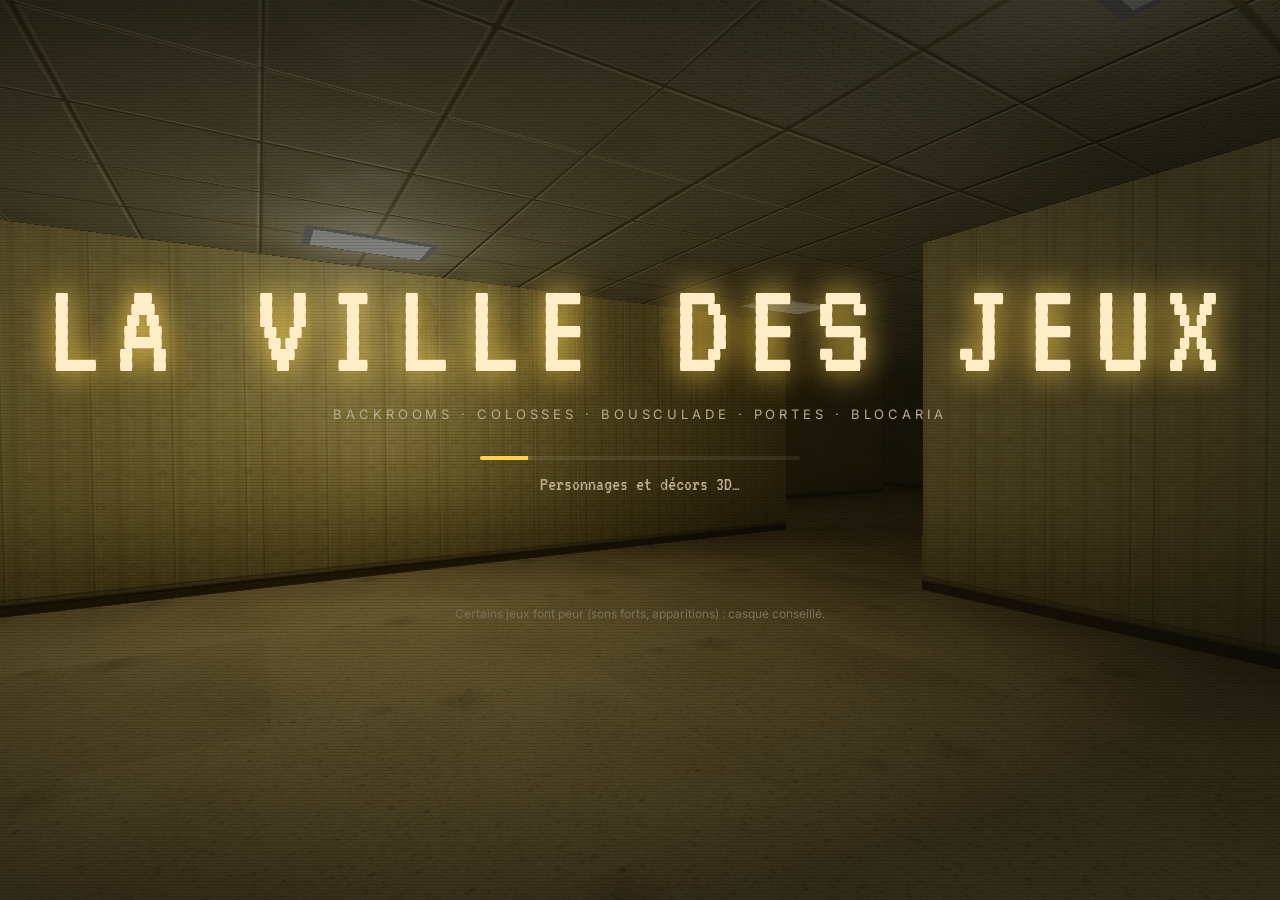
<file: index.html>
<!doctype html>
<html lang="fr">
<head>
  <meta charset="utf-8">
  <meta name="viewport" content="width=device-width, initial-scale=1">
  <title>Backrooms & Colosses</title>
  <link rel="stylesheet" href="css/style.css?v=42">
  <link rel="stylesheet" href="css/arena2.css?v=42">
  <link rel="stylesheet" href="css/fx.css?v=42">
  <link rel="stylesheet" href="css/doors.css?v=42">
  <link rel="stylesheet" href="css/ui2.css?v=42">
  <link rel="stylesheet" href="css/city.css?v=44">
  <link rel="stylesheet" href="css/asc.css?v=42">
  <link rel="stylesheet" href="css/tree.css?v=42">
  <link rel="stylesheet" href="css/armory.css?v=42">
</head>
<body>
  <canvas id="bg"></canvas>
  <div id="ui">
    <div id="topbar"></div>
  </div>
  <div id="game"><canvas id="gl"></canvas><div id="hud"></div></div>
  <div id="modals"></div>
  <div id="toasts"></div>

  <script src="lib/three.min.js?v=42"></script>
  <script src="lib/GLTFLoader.js?v=42"></script>
  <script src="lib/SkeletonUtils.js?v=42"></script>
  <script src="lib/post/CopyShader.js?v=42"></script>
  <script src="lib/post/LuminosityHighPassShader.js?v=42"></script>
  <script src="lib/post/EffectComposer.js?v=42"></script>
  <script src="lib/post/RenderPass.js?v=42"></script>
  <script src="lib/post/ShaderPass.js?v=42"></script>
  <script src="lib/post/UnrealBloomPass.js?v=42"></script>
  <script src="assets-data.js"></script>
  <script src="assets-asc.js"></script>
  <script src="assets-village.js"></script>
  <script src="assets-armory.js"></script>
  <script src="assets-skins.js"></script>
  <script src="assets-boss-a.js"></script>
  <script src="assets-boss-b.js"></script>
  <script src="assets-map-grotte.js"></script>
  <script src="assets-map-citadelle.js"></script>
  <script src="assets-map-montagne.js"></script>
  <script src="assets-map-forge.js"></script>
  <script src="assets-map-neant.js"></script>
  <script src="monsters.js"></script>
  <script src="sons.js"></script>
  <script src="js/util.js?v=42"></script>
  <script src="js/keys.js?v=42"></script>
  <script src="js/catalog.js?v=42"></script>
  <script src="js/arena/data.js?v=42"></script>
  <script src="js/icons.js?v=42"></script>
  <script src="js/assets.js?v=42"></script>
  <script src="js/textures.js?v=42"></script>
  <script src="js/world.js?v=42"></script>
  <script src="js/maps/parc.js?v=42"></script>
  <script src="js/maps/bowling.js?v=42"></script>
  <script src="js/maps/tilted.js?v=42"></script>
  <script src="js/maps/halle6.js?v=42"></script>
  <script src="js/maps/iut.js?v=42"></script>
  <script src="js/maps/verdun.js?v=42"></script>
  <script src="js/maps/cimetiere.js?v=42"></script>
<script src="js/maps/piscine.js?v=42"></script>
  <script src="js/entities.js?v=42"></script>
  <script src="js/nextbot.js?v=42"></script>
  <script src="js/faces.js?v=42"></script>
  <script src="js/aura.js?v=42"></script>
  <script src="js/avatar.js?v=42"></script>
  <script src="js/stage3d.js?v=42"></script>
  <script src="js/skins-fx.js?v=42"></script>
  <script src="js/audio.js?v=42"></script>
  <script src="js/net.js?v=42"></script>
  <script src="js/account.js?v=42"></script>
  <script src="js/hud.js?v=42"></script>
  <script src="js/game.js?v=42"></script>
  <script src="js/doors.js?v=42"></script>
  <script src="js/party.js?v=43"></script>
  <script src="js/menubg.js?v=42"></script>
  <script src="js/thumbs.js?v=42"></script>
  <script src="js/ui.js?v=44"></script>
  <script src="js/arena/fx.js?v=42"></script>
  <script src="js/arena/scene.js?v=42"></script>
  <script src="js/arena/biomes.js?v=42"></script>
  <script src="js/arena/fighter.js?v=42"></script>
  <script src="js/arena/skills.js?v=42"></script>
  <script src="js/arena/boss.js?v=42"></script>
  <script src="js/arena/boss2.js?v=42"></script>
  <script src="js/arena/boss3.js?v=42"></script>
  <script src="js/arena/asc-fx.js?v=42"></script>
  <script src="js/arena/horde.js?v=42"></script>
  <script src="js/arena/ai.js?v=42"></script>
  <script src="js/arena/engine.js?v=42"></script>
  <script src="js/arena/ui.js?v=42"></script>
  <script src="js/arena/asc-data.js?v=42"></script>
  <script src="js/arena/asc-classes.js?v=42"></script>
  <script src="js/arena/cls-chevalier.js?v=42"></script>
  <script src="js/arena/cls-mage.js?v=42"></script>
  <script src="js/arena/cls-archer.js?v=42"></script>
  <script src="js/arena/asc-combat.js?v=42"></script>
  <script src="js/arena/dungeon.js?v=42"></script>
  <script src="js/arena/dungeon-puzzles.js?v=42"></script>
  <script src="js/arena/dungeon-puzzles2.js?v=42"></script>
  <script src="js/arena/dungeon-gmp.js?v=42"></script>
  <script src="js/arena/dungeon-gmp2.js?v=42"></script>
  <script src="js/arena/maps/grotte.js?v=42"></script>
  <script src="js/arena/maps/citadelle.js?v=42"></script>
  <script src="js/arena/maps/montagne.js?v=42"></script>
  <script src="js/arena/maps/forge.js?v=42"></script>
  <script src="js/arena/maps/neant.js?v=42"></script>
  <script src="js/arena/asc-world.js?v=42"></script>
  <script src="js/arena/asc-run.js?v=42"></script>
  <script src="js/arena/village-net.js?v=42"></script>
  <script src="js/city.js?v=45"></script>
  <script src="js/arena/village.js?v=42"></script>
  <script src="js/arena/asc-menu.js?v=42"></script>
  <script src="js/arena/asc-tree.js?v=42"></script>
  <script src="js/arena/asc-quests.js?v=42"></script>
  <script src="js/arena/asc-meta.js?v=42"></script>
  <script src="js/main.js?v=42"></script>
</body>
</html>
</file>
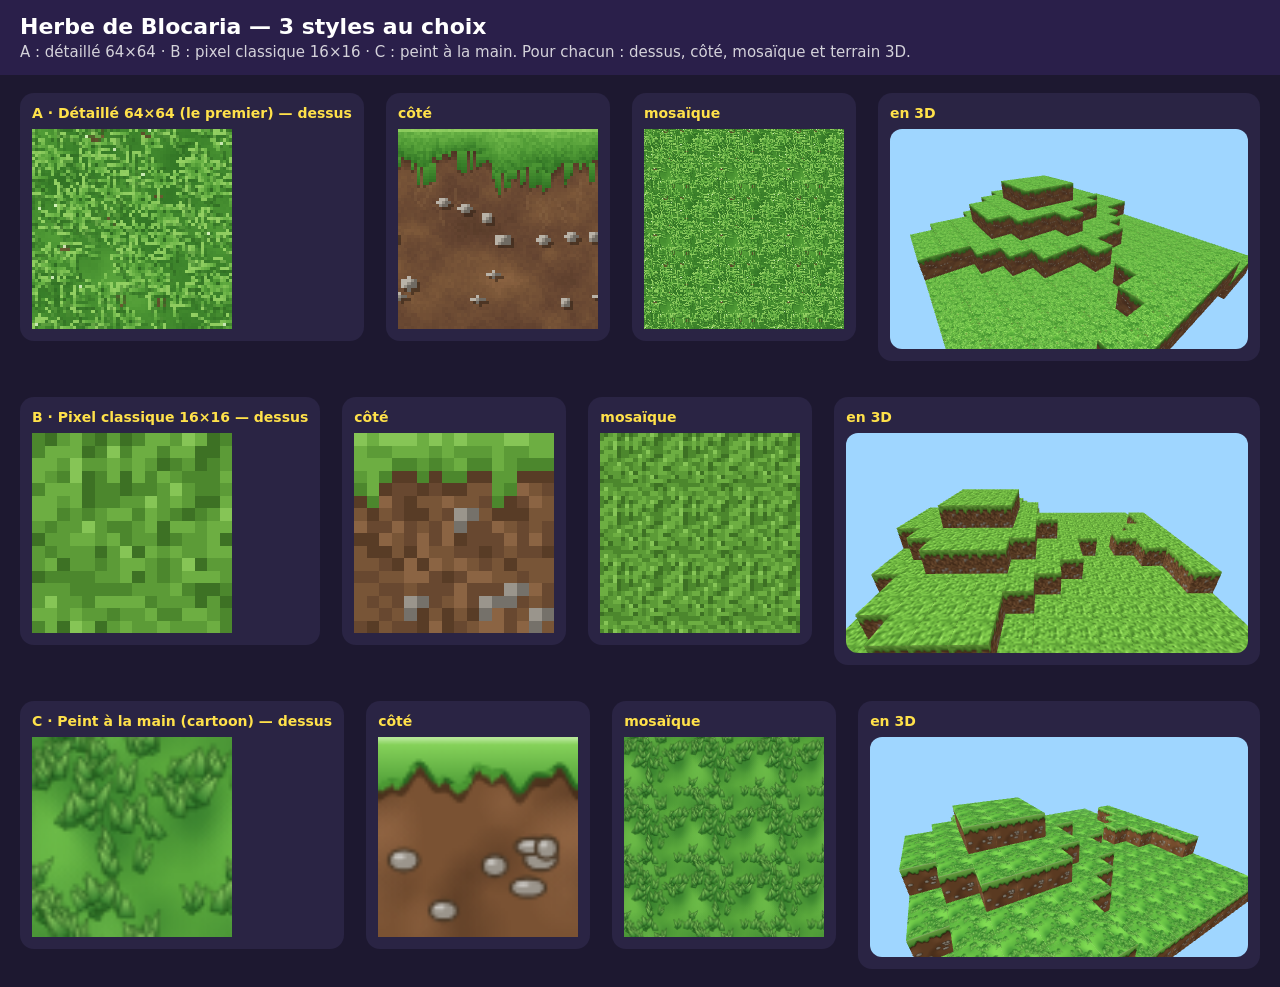
<file: blocs/apercu-herbe.html>
<!doctype html>
<html lang="fr">
<head>
<meta charset="utf-8">
<meta name="viewport" content="width=device-width, initial-scale=1">
<title>Blocaria — aperçu de l'herbe</title>
<style>
  body { margin: 0; background: #1d1830; color: #fff; font: 15px system-ui, sans-serif; }
  header { padding: 14px 20px; background: #2a1f4a; }
  h1 { margin: 0; font-size: 22px; } header p { margin: 4px 0 0; opacity: .8; }
  .row { display: flex; gap: 22px; padding: 18px 20px; flex-wrap: wrap; align-items: flex-start; }
  .card { background: #2a2444; border-radius: 14px; padding: 12px; }
  .card h3 { margin: 0 0 8px; font-size: 14px; color: #ffe14a; }
  canvas { image-rendering: pixelated; display: block; }
  #gl { width: 100%; height: 460px; border-radius: 14px; }
</style>
</head>
<body>
<header><h1>Herbe de Blocaria — 3 styles au choix</h1><p>A : détaillé 64×64 · B : pixel classique 16×16 · C : peint à la main. Pour chacun : dessus, côté, mosaïque et terrain 3D.</p></header>
<div id="styles"></div>
<script src="../lib/three.min.js"></script>
<script>
/* ===== Herbe de Blocaria : peinture procédurale 64×64, raccord sur les bords ===== */
const S = 64;
function rng(seed) { let s = seed >>> 0 || 1; return () => (s = (Math.imul(s, 1664525) + 1013904223) >>> 0) / 4294967296; }
// bruit de valeur périodique (raccord) : grille cellsxcells interpolée en douceur
function pnoise(cells, seed) {
  const r = rng(seed), g = []; for (let i = 0; i < cells * cells; i++) g.push(r());
  const at = (x, y) => g[((y % cells) + cells) % cells * cells + ((x % cells) + cells) % cells], sm = t => t * t * (3 - 2 * t);
  return (px, py) => { const fx = px / S * cells, fy = py / S * cells, x0 = Math.floor(fx), y0 = Math.floor(fy), tx = sm(fx - x0), ty = sm(fy - y0);
    const a = at(x0, y0), b = at(x0 + 1, y0), c = at(x0, y0 + 1), d = at(x0 + 1, y0 + 1); return (a + (b - a) * tx) + ((c + (d - c) * tx) - (a + (b - a) * tx)) * ty; };
}
const hex = h => [parseInt(h.slice(1, 3), 16), parseInt(h.slice(3, 5), 16), parseInt(h.slice(5, 7), 16)];
const mix = (a, b, t) => a.map((v, i) => v + (b[i] - v) * t);
function ramp(stops, t) { t = Math.max(0, Math.min(1, t)); for (let i = 0; i < stops.length - 1; i++) { const [p0, c0] = stops[i], [p1, c1] = stops[i + 1]; if (t <= p1) return mix(c0, c1, (t - p0) / (p1 - p0)); } return stops[stops.length - 1][1]; }
function buf() { return { d: new Float32Array(S * S * 4) }; }
function put(B, x, y, c, a) { x = ((x % S) + S) % S; y = ((y % S) + S) % S; const k = (y * S + x) * 4, al = a == null ? 1 : a; for (let i = 0; i < 3; i++) B.d[k + i] = B.d[k + i] * (1 - al) + c[i] * al; B.d[k + 3] = 255; }
function get(B, x, y) { x = ((x % S) + S) % S; y = ((y % S) + S) % S; const k = (y * S + x) * 4; return [B.d[k], B.d[k + 1], B.d[k + 2]]; }
function toCanvas(B) { const c = document.createElement('canvas'); c.width = c.height = S; const g = c.getContext('2d'), im = g.createImageData(S, S); for (let i = 0; i < S * S * 4; i++) im.data[i] = Math.max(0, Math.min(255, Math.round(B.d[i]))); g.putImageData(im, 0, 0); return c; }

const GRASS = [[0, hex('#26591c')], [0.25, hex('#357a27')], [0.5, hex('#4f9a35')], [0.75, hex('#6db648')], [1, hex('#93d062')]];

/* ---------- le dessus ---------- */
function grassTop(seed) {
  const B = buf(), r = rng(seed), n1 = pnoise(4, seed + 1), n2 = pnoise(8, seed + 2), n3 = pnoise(16, seed + 3), moss = pnoise(3, seed + 4);
  // fond : nuances douces + taches plus sombres (touffes) et plus claires (soleil)
  for (let y = 0; y < S; y++) for (let x = 0; x < S; x++) {
    let t = 0.44 + (n1(x, y) - 0.5) * 0.42 + (n2(x, y) - 0.5) * 0.2 + (n3(x, y) - 0.5) * 0.08 + (r() - 0.5) * 0.035;
    const m = moss(x, y); t += (m - 0.5) * 0.12;
    put(B, x, y, ramp(GRASS, t * 0.9));
  }
  // un peu de terre qui apparaît entre les touffes
  for (let i = 0; i < 9; i++) { const cx = r() * S | 0, cy = r() * S | 0, rad = 1 + r() * 1.6; for (let y = -2; y <= 2; y++) for (let x = -2; x <= 2; x++) if (x * x + y * y <= rad * rad && r() < 0.8) put(B, cx + x, cy + y, mix(hex('#5b4026'), hex('#7a5836'), r()), 0.85); }
  // les brins : base sombre, pointe claire, légèrement courbés, orientés au hasard
  for (let i = 0; i < 380; i++) {
    const x0 = r() * S, y0 = r() * S, ang = -Math.PI * 0.75 + (r() - 0.5) * 1.6, len = 3 + r() * 5, bend = (r() - 0.5) * 0.5, shade = 0.3 + r() * 0.45;
    let x = x0, y = y0, a = ang;
    for (let s = 0; s <= len; s += 0.7) {
      const k = s / len, col = ramp(GRASS, shade + k * 0.5);
      put(B, Math.round(x) + 1, Math.round(y) + 1, ramp(GRASS, shade * 0.35), 0.45);   // ombre portée du brin (lumière en haut à gauche)
      put(B, Math.round(x), Math.round(y), col, 0.95);
      x += Math.cos(a) * 0.7; y += Math.sin(a) * 0.7; a += bend * 0.2;
    }
    put(B, Math.round(x), Math.round(y), ramp(GRASS, Math.min(1, shade + 0.6)), 0.95);   // pointe éclairée
  }
  // petites touffes plus denses (étoiles de brins)
  for (let i = 0; i < 26; i++) {
    const cx = r() * S, cy = r() * S, n = 6 + (r() * 6 | 0);
    for (let j = 0; j < n; j++) { const a = j / n * Math.PI * 2 + r() * 0.4, len = 2 + r() * 3.5; for (let s = 0; s <= len; s += 0.6) put(B, Math.round(cx + Math.cos(a) * s), Math.round(cy + Math.sin(a) * s), ramp(GRASS, 0.3 + s / len * 0.65), 0.95); }
    put(B, Math.round(cx), Math.round(cy), ramp(GRASS, 0.15), 1);
  }
  // rosée et petits trèfles
  for (let i = 0; i < 14; i++) put(B, r() * S | 0, r() * S | 0, hex('#dff7c8'), 0.85);
  for (let i = 0; i < 5; i++) { const cx = r() * S | 0, cy = r() * S | 0; for (const [dx, dy] of [[0, 0], [1, 0], [0, 1], [-1, 0], [0, -1]]) put(B, cx + dx, cy + dy, dx || dy ? hex('#4f9a35') : hex('#2f6b22'), 0.9); }
  return B;
}

/* ---------- le côté ---------- */
const DIRT = [[0, hex('#4a3220')], [0.35, hex('#634330')], [0.65, hex('#7a5638')], [1, hex('#946a46')]];
function grassSide(seed) {
  const B = buf(), r = rng(seed), n1 = pnoise(4, seed + 11), n2 = pnoise(8, seed + 12), n3 = pnoise(16, seed + 13), edge = pnoise(8, seed + 14), edge2 = pnoise(16, seed + 15);
  // la terre
  for (let y = 0; y < S; y++) for (let x = 0; x < S; x++) {
    const t = 0.5 + (n1(x, y) - 0.5) * 0.35 + (n2(x, y) - 0.5) * 0.25 + (n3(x, y) - 0.5) * 0.2 + (r() - 0.5) * 0.1;
    put(B, x, y, ramp(DIRT, t));
  }
  // cailloux (avec reflet en haut à gauche et ombre en bas à droite)
  const PEB = [hex('#b9b3a8'), hex('#948e84'), hex('#6f6a62'), hex('#2e2015')];   // clair, moyen, sombre, ombre
  for (let i = 0; i < 12; i++) {
    const cx = r() * S | 0, cy = 20 + (r() * (S - 24) | 0), rw = 1.2 + r() * 1.6, rh = 1 + r() * 1.1;
    for (let y = -3; y <= 4; y++) for (let x = -3; x <= 4; x++) { const q = (x * x) / (rw * rw) + (y * y) / (rh * rh), qs = ((x - 1) * (x - 1)) / (rw * rw) + ((y - 1) * (y - 1)) / (rh * rh); if (q > 1 && qs <= 1) put(B, cx + x, cy + y, PEB[3], 0.55); }
    for (let y = -3; y <= 3; y++) for (let x = -3; x <= 3; x++) { const q = (x * x) / (rw * rw) + (y * y) / (rh * rh); if (q > 1) continue; const lit = -x - y; put(B, cx + x, cy + y, lit >= 1 ? PEB[0] : lit <= -1 ? PEB[2] : PEB[1]); }
  }
  // petites racines claires sous l'herbe
  for (let i = 0; i < 9; i++) { let x = r() * S, y = 14 + r() * 10; for (let s = 0; s < 6 + r() * 8; s++) { put(B, Math.round(x), Math.round(y), hex('#8a6644'), 0.3); x += (r() - 0.5) * 1.6; y += 0.6 + r() * 0.6; } }
  // la bordure d'herbe : épaisseur variable (raccord en x) + mèches qui retombent
  const depth = []; for (let x = 0; x < S; x++) depth.push(Math.round(9 + (edge(x, 0) - 0.5) * 9 + (edge2(x, 0) - 0.5) * 5));
  for (let x = 0; x < S; x++) {
    const D = depth[x];
    // ombre portée sous l'herbe
    for (let k = 1; k <= 3; k++) put(B, x, D + k, hex('#2a1c10'), 0.5 - k * 0.12);
    for (let y = 0; y <= D; y++) { const t = 0.75 - y / (D + 1) * 0.5 + (r() - 0.5) * 0.18 + (n2(x, y) - 0.5) * 0.15; put(B, x, y, ramp(GRASS, t)); }
    put(B, x, 0, ramp(GRASS, 0.92 + r() * 0.08));   // arête éclairée
  }
  // mèches
  for (let i = 0; i < 34; i++) {
    const x = r() * S | 0, D = depth[x], len = 2 + (r() * 6 | 0), w = r() < 0.35 ? 2 : 1;
    for (let s = 0; s < len; s++) for (let ww = 0; ww < w; ww++) put(B, x + ww, D + 1 + s, ramp(GRASS, 0.45 - s / len * 0.3));
    put(B, x, D + 1 + len, hex('#2a1c10'), 0.35);
  }
  return B;
}

/* ---------- STYLE B : pixel classique 16×16 (gros pixels nets, palette courte) ---------- */
function styleB(seed) {
  const N = 16, r = rng(seed);
  const G = ['#3d7124', '#4c872d', '#5c9b37', '#6dae42', '#86c556'], D = ['#583c26', '#684830', '#785537', '#8b6443'], ST = ['#9a958c', '#75716a'];
  const mk = () => { const c = document.createElement('canvas'); c.width = c.height = N; return [c, c.getContext('2d')]; };
  const px = (g, x, y, col) => { g.fillStyle = col; g.fillRect(((x % N) + N) % N, ((y % N) + N) % N, 1, 1); };
  // dessus : fond tacheté + petits brins clairs posés sur une ombre
  const [tc, tg] = mk();
  for (let y = 0; y < N; y++) for (let x = 0; x < N; x++) { const v = r(); px(tg, x, y, G[v < 0.1 ? 0 : v < 0.38 ? 1 : v < 0.78 ? 2 : 3]); }
  for (let i = 0; i < 14; i++) { const x = r() * N | 0, y = r() * N | 0; px(tg, x, y, G[4]); px(tg, x, y + 1, G[3]); px(tg, x + 1, y + 2, G[0]); }
  for (let i = 0; i < 6; i++) { const x = r() * N | 0, y = r() * N | 0; px(tg, x, y, G[0]); px(tg, x + 1, y, G[1]); }
  // côté : terre + cailloux + herbe qui retombe en marches
  const [sc, sg] = mk();
  for (let y = 0; y < N; y++) for (let x = 0; x < N; x++) { const v = r(); px(sg, x, y, D[v < 0.15 ? 0 : v < 0.5 ? 1 : v < 0.85 ? 2 : 3]); }
  for (let i = 0; i < 5; i++) { const x = r() * N | 0, y = 6 + (r() * 9 | 0); px(sg, x, y, ST[0]); if (r() < 0.6) { px(sg, x + 1, y, ST[1]); px(sg, x, y + 1, ST[1]); } }
  for (let x = 0; x < N; x++) {
    const v = r(), extra = v < 0.35 ? 0 : v < 0.65 ? 1 : v < 0.85 ? 2 : 3;
    for (let y = 0; y < 3 + extra; y++) px(sg, x, y, y === 0 ? (r() < 0.5 ? G[4] : G[3]) : y >= 2 + extra ? G[1] : G[r() < 0.5 ? 2 : 3]);
    px(sg, x, 3 + extra, D[0]);   // petite ombre sous l'herbe
  }
  return { top: tc, side: sc, pixel: true, name: 'B · Pixel classique 16×16' };
}

/* ---------- STYLE C : peint à la main (cartoon doux, aplats et contours) ---------- */
function styleC(seed) {
  const N = 64, r = rng(seed);
  const mk = () => { const c = document.createElement('canvas'); c.width = c.height = N; return [c, c.getContext('2d')]; };
  const wrap = (fn) => { for (const ox of [-N, 0, N]) for (const oy of [-N, 0, N]) fn(ox, oy); };   // dessiné 9 fois : raccord parfait
  const blob = (g, x, y, rad, col, a) => wrap((ox, oy) => { const gr = g.createRadialGradient(x + ox, y + oy, 0, x + ox, y + oy, rad); gr.addColorStop(0, col.replace(')', `,${a})`).replace('rgb', 'rgba')); gr.addColorStop(1, col.replace(')', ',0)').replace('rgb', 'rgba')); g.fillStyle = gr; g.fillRect(x + ox - rad, y + oy - rad, rad * 2, rad * 2); });
  // dessus
  const [tc, tg] = mk(); tg.fillStyle = '#5aa83c'; tg.fillRect(0, 0, N, N);
  for (let i = 0; i < 14; i++) blob(tg, r() * N, r() * N, 10 + r() * 14, r() < 0.5 ? 'rgb(120,200,80)' : 'rgb(40,110,40)', 0.45);
  const leaf = (x, y, ang, len, w) => wrap((ox, oy) => {
    tg.save(); tg.translate(x + ox, y + oy); tg.rotate(ang);
    const gr = tg.createLinearGradient(0, 0, 0, -len); gr.addColorStop(0, '#2f7a2a'); gr.addColorStop(1, '#a6e070'); tg.fillStyle = gr;
    tg.beginPath(); tg.moveTo(-w, 0); tg.quadraticCurveTo(-w * 0.8, -len * 0.6, 0, -len); tg.quadraticCurveTo(w * 0.8, -len * 0.6, w, 0); tg.closePath(); tg.fill();
    tg.strokeStyle = 'rgba(30,80,25,0.55)'; tg.lineWidth = 0.8; tg.stroke(); tg.restore();
  });
  for (let i = 0; i < 46; i++) { const x = r() * N, y = r() * N, n = 3 + (r() * 3 | 0); for (let j = 0; j < n; j++) leaf(x + (r() - 0.5) * 4, y + (r() - 0.5) * 3, (r() - 0.5) * 1.4, 5 + r() * 6, 1.4 + r() * 1.2); }
  // côté
  const [sc, sg] = mk(); sg.fillStyle = '#7a5233'; sg.fillRect(0, 0, N, N);
  for (let i = 0; i < 12; i++) blob(sg, r() * N, 16 + r() * 48, 8 + r() * 10, r() < 0.5 ? 'rgb(150,105,70)' : 'rgb(80,52,32)', 0.5);
  for (let i = 0; i < 7; i++) { const x = r() * N, y = 26 + r() * 34, rw = 3 + r() * 3, rh = 2 + r() * 2; wrap((ox, oy) => { if (oy) return; sg.fillStyle = '#9b958c'; sg.beginPath(); sg.ellipse(x + ox, y, rw, rh, 0, 0, 7); sg.fill(); sg.strokeStyle = '#4a3826'; sg.lineWidth = 1.2; sg.stroke(); sg.fillStyle = 'rgba(255,255,255,0.45)'; sg.beginPath(); sg.ellipse(x + ox - rw * 0.3, y - rh * 0.35, rw * 0.4, rh * 0.3, 0, 0, 7); sg.fill(); }); }
  const edge = x => 13 + Math.sin(x / N * Math.PI * 2 * 3 + 0.7) * 3 + Math.sin(x / N * Math.PI * 2 * 7 + 2) * 1.6;   // bord ondulé (périodique)
  sg.fillStyle = 'rgba(30,18,8,0.45)'; sg.beginPath(); sg.moveTo(0, 0); for (let x = 0; x <= N; x++) sg.lineTo(x, edge(x) + 4); sg.lineTo(N, 0); sg.fill();
  const gr = sg.createLinearGradient(0, 0, 0, 20); gr.addColorStop(0, '#8fdb60'); gr.addColorStop(1, '#3f8f2e'); sg.fillStyle = gr;
  sg.beginPath(); sg.moveTo(0, 0); for (let x = 0; x <= N; x++) sg.lineTo(x, edge(x)); sg.lineTo(N, 0); sg.closePath(); sg.fill();
  sg.strokeStyle = '#2a6a22'; sg.lineWidth = 1.6; sg.beginPath(); for (let x = 0; x <= N; x++) (x ? sg.lineTo : sg.moveTo).call(sg, x, edge(x)); sg.stroke();
  for (let i = 0; i < 18; i++) { const x = r() * N, y = edge(x) - 1, len = 3 + r() * 5; sg.fillStyle = '#4c9a34'; sg.beginPath(); sg.moveTo(x - 1.5, y); sg.quadraticCurveTo(x, y + len, x + 1.5, y); sg.fill(); }
  sg.fillStyle = 'rgba(255,255,255,0.35)'; sg.fillRect(0, 0, N, 1.5);
  return { top: tc, side: sc, pixel: false, name: 'C · Peint à la main (cartoon)' };
}

/* ---------- affichage des 3 styles ---------- */
const STYLES = [{ top: toCanvas(grassTop(1234)), side: toCanvas(grassSide(5678)), pixel: true, name: 'A · Détaillé 64×64 (le premier)' }, styleB(42), styleC(7)];
const host = document.getElementById('styles');
STYLES.forEach((st, i) => {
  const row = document.createElement('div'); row.className = 'row';
  row.innerHTML = `<div class="card"><h3>${st.name} — dessus</h3><canvas width="200" height="200"></canvas></div><div class="card"><h3>côté</h3><canvas width="200" height="200"></canvas></div><div class="card"><h3>mosaïque</h3><canvas width="200" height="200"></canvas></div><div class="card" style="flex:1;min-width:280px"><h3>en 3D</h3><canvas class="gl3" style="width:100%;height:220px;border-radius:12px"></canvas></div>`;
  host.appendChild(row);
  const cs = row.querySelectorAll('canvas'), draw = (c, src, n) => { const g = c.getContext('2d'); g.imageSmoothingEnabled = !st.pixel; const w = c.width / n; for (let j = 0; j < n; j++) for (let k = 0; k < n; k++) g.drawImage(src, k * w, j * w, w, w); };
  draw(cs[0], st.top, 1); draw(cs[1], st.side, 1); draw(cs[2], st.top, 3);
  terrain(cs[3], st);
});
function terrain(cv, st) {
  const R = new THREE.WebGLRenderer({ canvas: cv, antialias: true }); R.setPixelRatio(Math.min(devicePixelRatio, 2));
  const W = cv.clientWidth, Hh = cv.clientHeight; R.setSize(W, Hh, false); R.outputEncoding = THREE.sRGBEncoding;
  const scene = new THREE.Scene(); scene.background = new THREE.Color('#9fd6ff'); scene.fog = new THREE.Fog(0x9fd6ff, 16, 34);
  const cam = new THREE.PerspectiveCamera(55, W / Hh, 0.1, 100);
  scene.add(new THREE.HemisphereLight(0xffffff, 0x6a5a40, 0.75)); const sun = new THREE.DirectionalLight(0xfff2d8, 0.9); sun.position.set(5, 10, 4); scene.add(sun);
  const tex = c => { const t = new THREE.CanvasTexture(c); t.magFilter = st.pixel ? THREE.NearestFilter : THREE.LinearFilter; t.minFilter = THREE.LinearMipmapLinearFilter; t.encoding = THREE.sRGBEncoding; t.anisotropy = 8; return t; };
  const mTop = new THREE.MeshLambertMaterial({ map: tex(st.top) }), mSide = new THREE.MeshLambertMaterial({ map: tex(st.side) }), geo = new THREE.BoxGeometry(1, 1, 1), mats = [mSide, mSide, mTop, mSide, mSide, mSide];
  for (let x = -6; x <= 6; x++) for (let z = -6; z <= 6; z++) { const h = Math.max(1, Math.round(1.5 + Math.sin(x * 0.5) * 1.2 + Math.cos(z * 0.45) * 1.1)); const m = new THREE.Mesh(geo, mats); m.position.set(x, h - 1, z); scene.add(m); }
  let t = Math.random() * 6; (function loop() { requestAnimationFrame(loop); t += 0.003; cam.position.set(Math.cos(t) * 10, 6, Math.sin(t) * 10); cam.lookAt(0, 1, 0); R.render(scene, cam); })();
}
</script>
</body>
</html>
</file>
<file: css/style.css>
@import url('https://fonts.googleapis.com/css2?family=VT323&family=Oswald:wght@400;500;600;700&family=Inter:wght@400;500;600;700&display=swap');

:root {
  --y: #ffd24a; --y2: #e8b923; --y3: rgba(255, 210, 74, 0.14);
  --bg: #0d0b06; --panel: rgba(16, 14, 9, 0.84); --panel2: rgba(30, 26, 16, 0.9); --line: rgba(255, 220, 130, 0.14); --line2: rgba(255, 220, 130, 0.28);
  --t: #f3ead2; --t2: #b9ad8e; --t3: #7c735e;
  --ok: #49e07a; --bad: #ff4a4a; --warn: #ffab3d; --blue: #4aa3ff;
  --r: 12px;
  --font: 'Inter', 'Segoe UI', system-ui, sans-serif; --title: 'Oswald', 'Arial Narrow', 'Segoe UI', sans-serif; --vhs: 'VT323', 'Consolas', monospace;
}
* { box-sizing: border-box; }
html, body { margin: 0; height: 100%; overflow: hidden; background: var(--bg); color: var(--t); font-family: var(--font); font-size: 15px; user-select: none; -webkit-font-smoothing: antialiased; }
button { font: inherit; color: inherit; cursor: pointer; }
input, select { font: inherit; color: var(--t); background: rgba(0, 0, 0, 0.45); border: 1px solid var(--line2); border-radius: 8px; padding: 9px 12px; outline: none; user-select: text; }
input:focus, select:focus { border-color: var(--y); box-shadow: 0 0 0 3px rgba(255, 210, 74, 0.15); }
select option { background: #1a170f; }
h1, h2, h3, h4 { font-family: var(--title); font-weight: 600; letter-spacing: 0.04em; margin: 0; }
h4 { font-size: 13px; text-transform: uppercase; color: var(--t2); letter-spacing: 0.14em; margin: 18px 0 10px; }
p { margin: 6px 0; line-height: 1.45; }
.muted { color: var(--t2); } .tiny { font-size: 12px; } .ok { color: var(--ok); } .bad { color: var(--bad); } .warn { color: var(--warn); }
.row { display: flex; gap: 10px; margin-top: 16px; flex-wrap: wrap; } .row.end { justify-content: flex-end; } .row.center { justify-content: center; }
::-webkit-scrollbar { width: 8px; } ::-webkit-scrollbar-thumb { background: rgba(255, 220, 130, 0.2); border-radius: 8px; }

/* ---------- fond ---------- */
#bg { position: fixed; inset: 0; width: 100%; height: 100%; display: block; filter: saturate(0.9) contrast(1.05); }
#ui { position: fixed; inset: 0; overflow: hidden; }
#ui::before { /* assombrissement + grain + lignes VHS au-dessus du couloir */
  content: ''; position: absolute; inset: 0; pointer-events: none; z-index: 0;
  background: radial-gradient(ellipse at 30% 50%, rgba(0, 0, 0, 0.15), rgba(0, 0, 0, 0.72) 75%), repeating-linear-gradient(0deg, rgba(0, 0, 0, 0.12) 0 1px, transparent 1px 3px);
}
#ui::after { content: ''; position: absolute; inset: -50%; pointer-events: none; z-index: 0; opacity: 0.05; background-image: url("data:image/svg+xml,%3Csvg xmlns='http://www.w3.org/2000/svg' width='160' height='160'%3E%3Cfilter id='n'%3E%3CfeTurbulence type='fractalNoise' baseFrequency='0.9' numOctaves='2'/%3E%3C/filter%3E%3Crect width='160' height='160' filter='url(%23n)'/%3E%3C/svg%3E"); animation: grain 0.6s steps(4) infinite; }
@keyframes grain { 0% { transform: translate(0, 0); } 25% { transform: translate(-3%, 2%); } 50% { transform: translate(2%, -3%); } 75% { transform: translate(-2%, -1%); } 100% { transform: translate(1%, 3%); } }
body.ingame #ui, body.ingame #bg { display: none; }

/* ---------- écrans ---------- */
.screen { position: fixed; inset: 64px 0 0 0; z-index: 1; display: none; opacity: 0; transform: translateY(10px); transition: opacity 0.35s, transform 0.35s; overflow-y: auto; padding: 18px 32px 32px; }
.screen.on { display: flex; justify-content: center; align-items: flex-start; opacity: 1; transform: none; }
body[data-screen=boot] .screen, body[data-screen=hub] .screen, body[data-screen=main] .screen { align-items: center; }
#s-boot { inset: 0; }

/* ---------- boutons ---------- */
.btn { position: relative; display: inline-flex; align-items: center; justify-content: center; gap: 8px; padding: 10px 18px; border-radius: 10px; border: 1px solid var(--line2); background: rgba(255, 240, 200, 0.06); font-weight: 600; letter-spacing: 0.02em; transition: transform 0.12s, background 0.15s, border-color 0.15s, box-shadow 0.15s; white-space: nowrap; }
.btn:hover:not(:disabled) { background: rgba(255, 240, 200, 0.12); border-color: var(--y); transform: translateY(-1px); }
.btn:active:not(:disabled) { transform: translateY(1px); }
.btn.primary { background: linear-gradient(180deg, #ffdc5e, #e7b41e); color: #1b1505; border-color: #ffe48a; box-shadow: 0 6px 22px rgba(255, 200, 50, 0.25), inset 0 1px 0 rgba(255, 255, 255, 0.5); }
.btn.primary:hover:not(:disabled) { background: linear-gradient(180deg, #ffe57d, #f0c02c); box-shadow: 0 8px 28px rgba(255, 200, 50, 0.4); }
.btn.danger { background: rgba(255, 70, 70, 0.14); border-color: rgba(255, 90, 90, 0.5); color: #ffb0a8; }
.btn.danger:hover:not(:disabled) { background: rgba(255, 70, 70, 0.28); border-color: #ff6a6a; }
.btn.ghost { background: transparent; }
.btn.big { padding: 14px 26px; font-size: 16px; font-family: var(--title); letter-spacing: 0.08em; }
.btn.small { padding: 6px 12px; font-size: 13px; }
.btn:disabled { opacity: 0.45; cursor: default; }
.btn.back { padding: 8px 14px; }

/* ---------- barre du haut ---------- */
#topbar { position: fixed; top: 0; left: 0; right: 0; height: 64px; z-index: 5; display: flex; align-items: center; justify-content: space-between; padding: 0 24px; background: linear-gradient(180deg, rgba(0, 0, 0, 0.75), rgba(0, 0, 0, 0)); }
.tb-left { display: flex; align-items: baseline; gap: 16px; }
.tb-brand { font-family: var(--vhs); font-size: 30px; color: var(--y); letter-spacing: 0.12em; text-shadow: 0 0 12px rgba(255, 210, 74, 0.45); }
.tb-online { font-size: 13px; color: var(--ok); }
.tb-right { display: flex; align-items: center; gap: 12px; }
.tb-pts { font-family: var(--title); font-size: 18px; color: var(--y); padding: 6px 14px; border-radius: 999px; background: rgba(0, 0, 0, 0.45); border: 1px solid var(--line); }
.tb-chip { display: flex; align-items: center; gap: 10px; padding: 4px 14px 4px 4px; border-radius: 999px; background: rgba(0, 0, 0, 0.5); border: 1px solid var(--line); transition: border-color 0.15s; text-align: left; }
.tb-chip:hover { border-color: var(--y); }
.tb-chip img { width: 40px; height: 48px; object-fit: cover; object-position: top; border-radius: 50%; background: rgba(255, 210, 74, 0.1); }
.tb-who { display: flex; flex-direction: column; line-height: 1.2; } .tb-who b { font-size: 14px; } .tb-who span { font-size: 11px; color: var(--t2); }
.tb-lv { display: flex; flex-direction: column; gap: 4px; font-size: 11px; font-weight: 700; color: var(--y); min-width: 70px; }
.xpb { height: 4px; border-radius: 4px; background: rgba(255, 255, 255, 0.1); overflow: hidden; } .xpb i { display: block; height: 100%; background: var(--y); }
.tb-ic { width: 42px; height: 42px; border-radius: 50%; background: rgba(0, 0, 0, 0.5); border: 1px solid var(--line); font-size: 19px; transition: transform 0.3s, border-color 0.15s; }
.tb-ic:hover { transform: rotate(60deg); border-color: var(--y); }
.dot { display: inline-block; width: 8px; height: 8px; border-radius: 50%; margin-right: 5px; background: var(--t3); vertical-align: middle; }
.dot.ok { background: var(--ok); box-shadow: 0 0 6px var(--ok); } .dot.busy { background: var(--y); animation: blink 0.8s infinite; } .dot.warn { background: var(--warn); } .dot.bad { background: var(--bad); }
@keyframes blink { 50% { opacity: 0.3; } }

/* ---------- glitch ---------- */
.glitch { position: relative; }
.glitch::before, .glitch::after { content: attr(data-t); position: absolute; inset: 0; pointer-events: none; }
.glitch::before { color: #ff2a55; mix-blend-mode: screen; animation: gl1 3.2s infinite steps(1); opacity: 0.7; }
.glitch::after { color: #2ae8ff; mix-blend-mode: screen; animation: gl2 2.7s infinite steps(1); opacity: 0.6; }
@keyframes gl1 { 0%, 92%, 100% { transform: none; clip-path: inset(0 0 100% 0); } 93% { transform: translate(-4px, 1px); clip-path: inset(20% 0 55% 0); } 95% { transform: translate(3px, -1px); clip-path: inset(60% 0 10% 0); } 97% { transform: translate(-2px, 0); clip-path: inset(40% 0 35% 0); } }
@keyframes gl2 { 0%, 88%, 100% { transform: none; clip-path: inset(100% 0 0 0); } 89% { transform: translate(4px, 0); clip-path: inset(10% 0 70% 0); } 91% { transform: translate(-3px, 1px); clip-path: inset(70% 0 5% 0); } }
@keyframes flicker { 0%, 100% { opacity: 1; } 41% { opacity: 1; } 42% { opacity: 0.35; } 43% { opacity: 1; } 45% { opacity: 0.6; } 46% { opacity: 1; } 78% { opacity: 1; } 79% { opacity: 0.4; } 80% { opacity: 1; } }

/* ---------- boot ---------- */
.boot { display: flex; flex-direction: column; align-items: center; gap: 14px; margin: auto; text-align: center; }
.boot-logo { font-family: var(--vhs); font-size: clamp(64px, 11vw, 140px); color: var(--y); letter-spacing: 0.1em; line-height: 0.9; text-shadow: 0 0 30px rgba(255, 210, 74, 0.5); animation: flicker 4s infinite; }
.boot-sub { color: var(--t2); letter-spacing: 0.3em; text-transform: uppercase; font-size: 13px; }
.boot-bar { width: 320px; height: 4px; border-radius: 4px; background: rgba(255, 255, 255, 0.08); overflow: hidden; margin-top: 20px; }
.boot-bar i { display: block; height: 100%; width: 0; background: var(--y); transition: width 0.3s; box-shadow: 0 0 10px var(--y); }
.boot-msg { font-family: var(--vhs); font-size: 20px; color: var(--t2); }
.boot-go { margin-top: 12px; animation: pulse 1.6s infinite; }
@keyframes pulse { 50% { box-shadow: 0 0 0 8px rgba(255, 210, 74, 0.0), 0 0 40px rgba(255, 210, 74, 0.45); } }
.boot-warn { font-size: 12px; color: var(--t3); margin-top: 18px; }

/* ---------- hub ---------- */
.hub { width: min(1180px, 100%); display: flex; flex-direction: column; gap: 26px; }
.hub-head { text-align: center; } .hub-head h1 { font-size: 42px; letter-spacing: 0.16em; }
.hub-cards { display: grid; grid-template-columns: 1.35fr 1fr 1fr; gap: 20px; }
.gcard { --h: 48; position: relative; border-radius: 18px; overflow: hidden; background: var(--panel); border: 1px solid var(--line); cursor: pointer; transition: transform 0.25s, border-color 0.25s, box-shadow 0.25s; display: flex; flex-direction: column; min-height: 360px; }
.gcard:hover { transform: translateY(-6px); border-color: hsl(var(--h), 90%, 60%); box-shadow: 0 20px 60px -10px hsla(var(--h), 90%, 50%, 0.35); }
.gc-art { position: relative; flex: 1; min-height: 200px; display: flex; align-items: flex-end; padding: 22px;
  background: linear-gradient(180deg, transparent 30%, rgba(0, 0, 0, 0.75)), repeating-linear-gradient(90deg, hsla(var(--h), 70%, 45%, 0.22) 0 26px, hsla(var(--h), 70%, 35%, 0.14) 26px 52px), radial-gradient(ellipse at 50% 0%, hsla(var(--h), 90%, 70%, 0.5), transparent 60%), hsl(var(--h), 35%, 14%); }
.gc-glow { position: absolute; top: 18px; left: 50%; width: 46%; height: 10px; transform: translateX(-50%); background: hsl(var(--h), 100%, 88%); border-radius: 3px; box-shadow: 0 0 40px 14px hsla(var(--h), 100%, 70%, 0.55); animation: flicker 5s infinite; }
.gc-name { font-family: var(--vhs); font-size: 56px; letter-spacing: 0.08em; color: hsl(var(--h), 100%, 72%); text-shadow: 0 0 22px hsla(var(--h), 100%, 60%, 0.6); line-height: 1; }
.gc-body { padding: 18px 22px 22px; display: flex; flex-direction: column; gap: 10px; }
.gc-tag { font-size: 12px; text-transform: uppercase; letter-spacing: 0.16em; color: hsl(var(--h), 90%, 65%); font-weight: 700; }
.gc-body .btn { align-self: flex-start; }
.gcard.locked { filter: grayscale(0.7); opacity: 0.75; } .gcard.locked:hover { transform: translateY(-2px); }
.gc-soon { color: var(--t3); font-weight: 600; }
.hub-acc { display: flex; align-items: center; justify-content: space-between; gap: 14px; padding: 14px 18px; border-radius: var(--r); background: var(--y3); border: 1px solid rgba(255, 210, 74, 0.3); }

/* ---------- menu principal ---------- */
.main { width: min(1240px, 100%); display: grid; grid-template-columns: 1fr 420px; gap: 40px; align-items: center; }
.logo { margin-bottom: 26px; }
.logo-t { font-family: var(--vhs); font-size: clamp(60px, 8.5vw, 118px); line-height: 0.85; color: var(--y); letter-spacing: 0.06em; text-shadow: 0 0 26px rgba(255, 210, 74, 0.55), 0 0 2px #fff6c8; animation: flicker 6s infinite; }
.logo-s { color: var(--t2); font-size: 12px; margin-top: 10px; letter-spacing: 0.2em; }
.menu { display: flex; flex-direction: column; gap: 6px; max-width: 420px; }
.mi { display: flex; align-items: baseline; gap: 14px; padding: 12px 18px; border: 0; border-left: 3px solid transparent; background: linear-gradient(90deg, rgba(0, 0, 0, 0.45), rgba(0, 0, 0, 0)); text-align: left; transition: all 0.18s; border-radius: 4px; }
.mi span { font-family: var(--title); font-size: 24px; letter-spacing: 0.08em; text-transform: uppercase; }
.mi small { color: var(--t3); font-size: 13px; transition: color 0.18s; }
.mi:hover { border-left-color: var(--y); background: linear-gradient(90deg, rgba(255, 210, 74, 0.18), rgba(255, 210, 74, 0)); padding-left: 26px; }
.mi:hover span { color: var(--y); text-shadow: 0 0 14px rgba(255, 210, 74, 0.6); } .mi:hover small { color: var(--t2); }
.mi.hot span::after { content: 'COOP'; font-family: var(--font); font-size: 10px; font-weight: 700; color: #1b1505; background: var(--y); padding: 2px 6px; border-radius: 4px; margin-left: 10px; vertical-align: middle; letter-spacing: 0.08em; }
.mi.back span { font-size: 16px; color: var(--t2); }
.main-right { display: flex; flex-direction: column; gap: 14px; }
.pcard { background: var(--panel); border: 1px solid var(--line); border-radius: 18px; overflow: hidden; backdrop-filter: blur(6px); }
.pcard .pv { display: block; width: 100%; height: 300px; background: radial-gradient(ellipse at 50% 80%, rgba(255, 210, 74, 0.16), transparent 65%); cursor: grab; }
.pc-info { padding: 14px 20px 18px; display: flex; flex-direction: column; gap: 6px; }
.pc-name { font-family: var(--title); font-size: 26px; } .pc-rank { color: var(--y); font-size: 13px; font-weight: 600; }
.xpbar { position: relative; height: 18px; border-radius: 9px; background: rgba(255, 255, 255, 0.08); overflow: hidden; margin: 4px 0; }
.xpbar i { display: block; height: 100%; background: linear-gradient(90deg, #e7b41e, #ffe27a); transition: width 1.2s cubic-bezier(.2, .8, .2, 1); }
.xpbar span { position: absolute; inset: 0; display: flex; align-items: center; justify-content: center; font-size: 11px; font-weight: 700; color: #fff; text-shadow: 0 1px 2px #000; }
.pc-stats { display: grid; grid-template-columns: repeat(4, 1fr); gap: 6px; margin-top: 6px; }
.pc-stats div, .mystats div { display: flex; flex-direction: column; align-items: center; padding: 8px 4px; border-radius: 8px; background: rgba(255, 255, 255, 0.04); }
.pc-stats b, .mystats b { font-family: var(--title); font-size: 20px; color: var(--y); } .pc-stats span, .mystats span { font-size: 11px; color: var(--t2); }
.daily { display: flex; align-items: center; justify-content: space-between; gap: 12px; padding: 12px 16px; border-radius: var(--r); background: var(--panel); border: 1px solid var(--line); }
.daily div { display: flex; flex-direction: column; } .daily span { font-size: 13px; color: var(--t2); }
.daily.avail { border-color: rgba(255, 210, 74, 0.6); box-shadow: 0 0 24px rgba(255, 210, 74, 0.12); }
.tipbox { font-size: 13px; color: var(--t2); padding: 10px 14px; border-radius: var(--r); background: rgba(0, 0, 0, 0.4); border: 1px dashed var(--line); }

/* ---------- panneaux ---------- */
.panel { width: min(760px, 100%); background: var(--panel); border: 1px solid var(--line); border-radius: 18px; padding: 22px 26px 26px; backdrop-filter: blur(8px); box-shadow: 0 30px 80px rgba(0, 0, 0, 0.5); margin-bottom: 20px; }
.panel.wide { width: min(1240px, 100%); }
.ph { display: flex; align-items: center; gap: 14px; margin-bottom: 14px; padding-bottom: 14px; border-bottom: 1px solid var(--line); }
.ph h2 { font-size: 28px; flex: 1; letter-spacing: 0.08em; text-transform: uppercase; }
.pts { font-family: var(--title); font-size: 20px; color: var(--y); }
.col { display: flex; flex-direction: column; min-width: 0; }
.solo, .multi, .lgrid, .shop, .lb { display: grid; grid-template-columns: 1fr 360px; gap: 26px; }
.multi { grid-template-columns: 380px 1fr; }
.tabs { display: flex; gap: 4px; padding: 4px; border-radius: 10px; background: rgba(0, 0, 0, 0.4); margin-bottom: 12px; flex-wrap: wrap; }
.tabs button { flex: 1; padding: 8px 12px; border: 0; border-radius: 7px; background: transparent; color: var(--t2); font-weight: 600; transition: all 0.15s; }
.tabs button:hover { color: var(--t); } .tabs button.on { background: var(--y); color: #1b1505; }
.empty { padding: 40px 20px; text-align: center; color: var(--t2); line-height: 1.6; }
.spin { width: 26px; height: 26px; border-radius: 50%; border: 3px solid rgba(255, 210, 74, 0.2); border-top-color: var(--y); animation: spin 0.8s linear infinite; margin: 0 auto 12px; }
.spin.sm { width: 14px; height: 14px; border-width: 2px; display: inline-block; margin: 0 6px 0 0; vertical-align: middle; }
@keyframes spin { to { transform: rotate(360deg); } }
.fld { display: flex; flex-direction: column; gap: 6px; font-size: 13px; color: var(--t2); margin: 10px 0; }
.chk { display: flex; align-items: center; gap: 8px; font-size: 14px; margin: 10px 0; cursor: pointer; }
.chk input { width: 18px; height: 18px; accent-color: var(--y); }
.rar { --rc: #999; font-size: 11px; font-weight: 700; text-transform: uppercase; letter-spacing: 0.08em; color: var(--rc); border: 1px solid var(--rc); padding: 1px 7px; border-radius: 999px; margin-left: 6px; }

/* ---------- chargement ---------- */
.loadout { padding: 14px; border-radius: var(--r); background: rgba(0, 0, 0, 0.35); border: 1px solid var(--line); display: flex; flex-direction: column; gap: 10px; }
.lo-head { display: flex; justify-content: space-between; } .lo-head span { color: var(--y); font-weight: 700; }
.lo-grid { display: grid; grid-template-columns: 1fr 1fr; gap: 6px; }
.lo-it { display: grid; grid-template-columns: 30px 1fr auto; align-items: center; gap: 6px; padding: 8px 10px; border-radius: 8px; border: 1px solid var(--line); background: rgba(255, 255, 255, 0.03); text-align: left; font-size: 13px; transition: all 0.15s; }
.lo-it .ic { font-size: 20px; } .lo-it .ct { color: var(--t2); font-size: 12px; }
.lo-it:hover { border-color: var(--line2); } .lo-it.on { border-color: var(--y); background: var(--y3); box-shadow: inset 0 0 0 1px var(--y); }
.lo-empty { grid-column: 1 / -1; font-size: 13px; }
.loadout > .btn { align-self: flex-start; }

/* ---------- solo ---------- */
.maps { display: grid; grid-template-columns: 1fr 1fr; gap: 12px; }
.mapc { --mc: #ccc; display: flex; flex-direction: column; text-align: left; padding: 0; border-radius: 14px; overflow: hidden; border: 1px solid var(--line); background: rgba(0, 0, 0, 0.35); transition: all 0.2s; }
.mc-art { height: 86px; display: flex; align-items: flex-end; padding: 10px 14px; background: linear-gradient(180deg, transparent, rgba(0, 0, 0, 0.7)), repeating-linear-gradient(90deg, color-mix(in srgb, var(--mc) 40%, transparent) 0 18px, color-mix(in srgb, var(--mc) 22%, transparent) 18px 36px), #17140c; }
.mc-name { font-family: var(--vhs); font-size: 34px; color: var(--mc); text-shadow: 0 0 14px var(--mc); line-height: 1; }
.mc-body { padding: 10px 14px 14px; } .mc-body p { font-size: 12.5px; color: var(--t2); margin: 4px 0 0; }
.mapc:hover { border-color: var(--line2); transform: translateY(-2px); } .mapc.on { border-color: var(--mc); box-shadow: 0 0 0 1px var(--mc), 0 10px 30px -10px var(--mc); }
.diffs { display: grid; grid-template-columns: repeat(4, 1fr); gap: 8px; }
.diffc { --dc: #fff; padding: 12px 6px; border-radius: 10px; border: 1px solid var(--line); background: rgba(0, 0, 0, 0.35); font-family: var(--title); font-size: 17px; letter-spacing: 0.06em; text-transform: uppercase; transition: all 0.15s; }
.diffc:hover { border-color: var(--dc); } .diffc.on { color: #111; background: var(--dc); border-color: var(--dc); box-shadow: 0 6px 24px -6px var(--dc); }
.ddesc { min-height: 48px; } .best { font-size: 13px; margin: 12px 0; }
.solo .side, .lgrid .side, .shop .side, .lb .side { gap: 14px; }
.solo .go { margin-top: auto; width: 100%; }

/* ---------- multijoueur ---------- */
.srv { display: flex; align-items: center; gap: 4px; font-size: 13px; color: var(--t2); max-width: 60%; }
.srv .dot { flex-shrink: 0; } .srv.on .dot { background: var(--ok); box-shadow: 0 0 6px var(--ok); } .srv.waking .dot, .srv.connecting .dot { background: var(--y); animation: blink 0.8s infinite; } .srv.off .dot { background: var(--bad); }
.mactions { display: flex; flex-direction: column; gap: 10px; } .mactions .btn { width: 100%; }
.joincode { display: flex; gap: 8px; margin-top: 12px; }
.code-in { flex: 1; font-family: var(--vhs); font-size: 26px; letter-spacing: 0.4em; text-align: center; text-transform: uppercase; padding: 4px 12px; }
.why { margin-top: 18px; padding: 14px 16px; border-radius: var(--r); background: rgba(255, 210, 74, 0.06); border: 1px solid rgba(255, 210, 74, 0.18); }
.why h4 { margin-top: 0; } .why ul { margin: 0; padding-left: 4px; list-style: none; display: flex; flex-direction: column; gap: 8px; font-size: 13.5px; color: var(--t2); } .why b { color: var(--t); }
.rl-head { display: flex; align-items: center; justify-content: space-between; } .rl-head h4 { margin: 0; }
.rooms { display: flex; flex-direction: column; gap: 8px; margin-top: 10px; max-height: 56vh; overflow-y: auto; padding-right: 4px; }
.room { display: grid; grid-template-columns: 110px 1fr 56px auto; align-items: center; gap: 12px; padding: 10px 12px; border-radius: 12px; background: rgba(0, 0, 0, 0.35); border: 1px solid var(--line); transition: border-color 0.15s; }
.room:hover { border-color: var(--line2); } .room.dis { opacity: 0.6; }
.r-map { --mc: #888; font-family: var(--vhs); font-size: 22px; color: var(--mc); text-align: center; padding: 6px; border-radius: 8px; background: color-mix(in srgb, var(--mc) 14%, transparent); }
.r-info { display: flex; flex-direction: column; min-width: 0; } .r-info b { white-space: nowrap; overflow: hidden; text-overflow: ellipsis; } .r-info span { font-size: 12.5px; color: var(--t2); } .r-info i { font-style: normal; font-weight: 600; }
.r-n { font-family: var(--title); font-size: 18px; text-align: center; }

/* ---------- fenêtres ---------- */
#modals { position: fixed; inset: 0; pointer-events: none; z-index: 50; }
.modal-back { position: absolute; inset: 0; display: flex; align-items: center; justify-content: center; background: rgba(0, 0, 0, 0.6); backdrop-filter: blur(3px); opacity: 0; transition: opacity 0.2s; pointer-events: auto; }
.modal-back.on { opacity: 1; }
.modal { position: relative; width: min(560px, 92vw); max-height: 88vh; overflow-y: auto; background: #17140d; border: 1px solid var(--line2); border-radius: 16px; padding: 24px 26px; box-shadow: 0 30px 90px rgba(0, 0, 0, 0.7); transform: scale(0.96); transition: transform 0.2s; }
.modal-back.on .modal { transform: none; }
.modal.small { width: min(440px, 92vw); }
.modal h3 { font-size: 24px; margin-bottom: 8px; padding-right: 30px; }
.modal-x { position: absolute; top: 12px; right: 12px; width: 32px; height: 32px; border-radius: 50%; border: 1px solid var(--line); background: transparent; color: var(--t2); }
.modal-x:hover { color: var(--t); border-color: var(--t2); }
.modal .fld input, .modal .fld select { width: 100%; }
.acc-h { display: flex; gap: 14px; align-items: center; margin-bottom: 10px; } .acc-h img { width: 72px; height: 90px; object-fit: cover; border-radius: 10px; background: var(--y3); }
.pw { margin: 12px 0; padding: 10px 12px; border-radius: 10px; background: rgba(0, 0, 0, 0.3); border: 1px solid var(--line); }
.pw summary { cursor: pointer; color: var(--t2); font-size: 14px; } .pw[open] summary { margin-bottom: 10px; }
.pw input { width: 100%; margin-bottom: 8px; }
.acc-msg { min-height: 18px; margin-top: 8px; color: var(--t2); }
.acc-msg.bad { color: var(--bad); }

/* ---------- salon ---------- */
.lcode { font-family: var(--title); font-size: 14px; color: var(--t2); padding: 6px 14px; border-radius: 10px; border: 1px dashed var(--line2); cursor: pointer; letter-spacing: 0.1em; transition: border-color 0.15s; }
.lcode:hover { border-color: var(--y); } .lcode b { font-family: var(--vhs); font-size: 30px; color: var(--y); letter-spacing: 0.3em; vertical-align: middle; margin: 0 6px; }
.lset { padding: 14px; border-radius: var(--r); background: rgba(0, 0, 0, 0.35); border: 1px solid var(--line); display: flex; flex-direction: column; gap: 10px; }
.ls-map { --mc: #888; display: flex; align-items: baseline; gap: 12px; } .ls-map b { font-family: var(--vhs); font-size: 32px; color: var(--mc); text-shadow: 0 0 12px var(--mc); } .ls-map span { color: var(--t2); }
.ls-f { display: flex; gap: 10px; flex-wrap: wrap; align-items: flex-end; } .ls-f label { display: flex; flex-direction: column; gap: 4px; font-size: 12px; color: var(--t2); } .ls-f .chk { flex-direction: row; margin: 0 0 8px; }
.ls-d { font-size: 13px; font-weight: 600; }
.lplayers { display: grid; grid-template-columns: repeat(4, 1fr); gap: 10px; margin-top: 14px; }
.lp { position: relative; display: flex; flex-direction: column; align-items: center; padding: 10px 8px 12px; border-radius: 14px; background: rgba(0, 0, 0, 0.35); border: 1px solid var(--line); transition: all 0.2s; }
.lp img { width: 100%; height: 130px; object-fit: contain; }
.lp-n { font-weight: 700; margin-top: 4px; white-space: nowrap; overflow: hidden; text-overflow: ellipsis; max-width: 100%; } .lp-l { font-size: 11.5px; color: var(--t2); }
.lp-s { margin-top: 6px; font-size: 11px; font-weight: 700; letter-spacing: 0.1em; color: var(--t3); padding: 3px 10px; border-radius: 999px; background: rgba(255, 255, 255, 0.05); }
.lp.rdy { border-color: rgba(73, 224, 122, 0.5); } .lp.rdy .lp-s { color: #0c2414; background: var(--ok); }
.lp.me { box-shadow: inset 0 0 0 1px var(--y); }
.lp.empty { justify-content: center; min-height: 200px; border-style: dashed; } .lp.empty .lp-n { color: var(--t3); font-weight: 500; }
.lp-k { position: absolute; top: 6px; right: 6px; width: 24px; height: 24px; border-radius: 50%; border: 0; background: rgba(255, 70, 70, 0.2); color: #ff9a9a; font-size: 12px; opacity: 0; transition: opacity 0.15s; }
.lp:hover .lp-k { opacity: 1; }
.lbtns { display: flex; flex-direction: column; gap: 8px; } .lbtns .btn { width: 100%; }
.ready.on { background: rgba(73, 224, 122, 0.2); border-color: var(--ok); color: var(--ok); }
.lchat { display: flex; flex-direction: column; gap: 8px; padding: 12px; border-radius: var(--r); background: rgba(0, 0, 0, 0.35); border: 1px solid var(--line); }
.lchat .log { height: 170px; overflow-y: auto; font-size: 13.5px; display: flex; flex-direction: column; gap: 4px; user-select: text; }
.lchat .log i { color: var(--t3); }
.qrow { display: flex; flex-wrap: wrap; gap: 4px; } .q { font-size: 12px; padding: 4px 8px; border-radius: 6px; border: 1px solid var(--line); background: transparent; color: var(--t2); } .q:hover { color: var(--t); border-color: var(--y); }

/* ---------- personnage ---------- */
.char { display: grid; grid-template-columns: 1fr 1.15fr; gap: 24px; min-height: 60vh; }
.cview { position: relative; border-radius: 16px; background: radial-gradient(ellipse at 50% 85%, rgba(255, 210, 74, 0.22), transparent 60%), rgba(0, 0, 0, 0.35); border: 1px solid var(--line); overflow: hidden; }
.cview .pv { display: block; width: 100%; height: clamp(420px, 62vh, 620px); cursor: grab; } .cview .pv:active { cursor: grabbing; }
.chint { position: absolute; bottom: 10px; left: 0; right: 0; text-align: center; font-size: 12px; color: var(--t3); }
.cside { display: flex; flex-direction: column; min-width: 0; }
.cgrid { display: grid; grid-template-columns: repeat(auto-fill, minmax(118px, 1fr)); gap: 10px; max-height: 50vh; overflow-y: auto; padding: 2px 4px 2px 2px; }
.citem { --rc: #999; position: relative; display: flex; flex-direction: column; align-items: center; gap: 2px; padding: 8px 6px 10px; border-radius: 12px; border: 1px solid var(--line); background: linear-gradient(180deg, color-mix(in srgb, var(--rc) 16%, transparent), rgba(0, 0, 0, 0.3)); transition: all 0.15s; }
.citem::before { content: ''; position: absolute; top: 0; left: 12px; right: 12px; height: 3px; border-radius: 0 0 3px 3px; background: var(--rc); }
.citem img { width: 100%; height: 118px; object-fit: contain; } .citem b { font-size: 13px; text-align: center; }
.citem .cprice { font-size: 12px; color: var(--y); font-weight: 600; }
.citem:hover { border-color: var(--rc); transform: translateY(-2px); } .citem.sel { border-color: var(--y); box-shadow: 0 0 0 2px var(--y); }
.citem.eq .cprice { color: var(--ok); }
.noimg { height: 118px; display: flex; align-items: center; justify-content: center; font-size: 46px; color: var(--t3); }
.cdetail { display: flex; align-items: center; justify-content: space-between; gap: 14px; margin-top: 14px; padding: 14px 16px; border-radius: var(--r); background: rgba(0, 0, 0, 0.4); border: 1px solid var(--line); min-height: 76px; }

/* ---------- boutique ---------- */
.sgrid { display: flex; flex-direction: column; gap: 10px; margin-top: 10px; }
.sitem { display: grid; grid-template-columns: 64px 1fr auto; align-items: center; gap: 14px; padding: 12px 16px; border-radius: 14px; background: rgba(0, 0, 0, 0.35); border: 1px solid var(--line); transition: border-color 0.15s; }
.sitem:hover { border-color: var(--line2); }
.si-ic { font-size: 36px; width: 64px; height: 64px; display: flex; align-items: center; justify-content: center; border-radius: 14px; background: var(--y3); }
.si-b p { font-size: 13px; margin: 2px 0; } .si-h { font-size: 12px; color: var(--y); }
.earn { padding: 12px 16px; border-radius: var(--r); background: rgba(0, 0, 0, 0.3); border: 1px solid var(--line); } .earn h4 { margin-top: 0; } .earn ul { margin: 0; padding-left: 18px; color: var(--t2); font-size: 13px; line-height: 1.7; }

/* ---------- classement ---------- */
.lbt { display: flex; flex-direction: column; gap: 4px; max-height: 58vh; overflow-y: auto; }
.lbr { display: grid; grid-template-columns: 40px 40px 1fr auto; align-items: center; gap: 10px; padding: 6px 12px; border-radius: 10px; background: rgba(0, 0, 0, 0.3); }
.lbr .rk { font-family: var(--title); font-size: 18px; color: var(--t2); text-align: center; }
.lbr img { width: 36px; height: 44px; object-fit: cover; object-position: top; }
.lbr .nm { display: flex; flex-direction: column; font-weight: 600; } .lbr .nm small { font-size: 11px; color: var(--t3); font-weight: 400; }
.lbr .v { font-family: var(--title); font-size: 18px; color: var(--y); } .lbr .v small { font-family: var(--font); font-size: 11px; color: var(--t3); }
.lbr.top1 { background: linear-gradient(90deg, rgba(255, 196, 0, 0.28), rgba(0, 0, 0, 0.3)); } .lbr.top1 .rk { color: #ffcc33; }
.lbr.top2 { background: linear-gradient(90deg, rgba(200, 210, 225, 0.2), rgba(0, 0, 0, 0.3)); } .lbr.top2 .rk { color: #d5dde8; }
.lbr.top3 { background: linear-gradient(90deg, rgba(205, 127, 50, 0.22), rgba(0, 0, 0, 0.3)); } .lbr.top3 .rk { color: #e09a5a; }
.lbr.me { box-shadow: inset 0 0 0 1px var(--y); }
.mystats { display: grid; grid-template-columns: 1fr 1fr; gap: 8px; }

/* ---------- paramètres ---------- */
.settings h4:first-child { margin-top: 0; }
.sl { display: grid; grid-template-columns: 180px 1fr 70px; align-items: center; gap: 14px; margin: 10px 0; font-size: 14px; }
.sl em { font-style: normal; color: var(--y); font-weight: 600; text-align: right; }
input[type=range] { -webkit-appearance: none; appearance: none; height: 6px; padding: 0; border: 0; border-radius: 6px; background: rgba(255, 255, 255, 0.12); accent-color: var(--y); }
input[type=range]::-webkit-slider-thumb { -webkit-appearance: none; width: 18px; height: 18px; border-radius: 50%; background: var(--y); box-shadow: 0 0 10px rgba(255, 210, 74, 0.6); cursor: pointer; }
.srvset { display: flex; gap: 8px; } .srv-in { flex: 1; }

/* ---------- résultats ---------- */
.results { width: min(1040px, 100%); text-align: center; }
.r-title { font-family: var(--vhs); font-size: clamp(54px, 8vw, 96px); line-height: 1; letter-spacing: 0.06em; margin: 6px 0; }
.results.win .r-title { color: var(--ok); text-shadow: 0 0 30px rgba(73, 224, 122, 0.5); } .results.mid .r-title { color: var(--y); text-shadow: 0 0 30px rgba(255, 210, 74, 0.5); } .results.lose .r-title { color: var(--bad); text-shadow: 0 0 30px rgba(255, 74, 74, 0.5); animation: flicker 3s infinite; }
.r-sub { color: var(--t2); margin-bottom: 20px; }
.r-grid { display: flex; gap: 26px; justify-content: center; text-align: left; flex-wrap: wrap; } .r-grid .col { flex: 1; min-width: 300px; max-width: 480px; }
.rtab { width: 100%; border-collapse: collapse; font-size: 14px; } .rtab th { font-size: 11px; text-transform: uppercase; letter-spacing: 0.1em; color: var(--t3); text-align: left; padding: 6px 8px; }
.rtab td { padding: 6px 8px; border-top: 1px solid var(--line); } .rtab td img { width: 26px; height: 32px; object-fit: cover; object-position: top; vertical-align: middle; margin-right: 8px; }
.rtab tr.me td { background: var(--y3); }
.mvp { font-size: 10px; font-weight: 800; color: #1b1505; background: var(--y); padding: 2px 6px; border-radius: 4px; margin-left: 4px; }
.rlines { display: flex; flex-direction: column; gap: 4px; } .rlines div { display: flex; justify-content: space-between; padding: 6px 10px; border-radius: 8px; background: rgba(255, 255, 255, 0.03); font-size: 14px; } .rlines b { color: var(--y); } .rlines .mul b { color: var(--ok); }
.rtotal { display: flex; justify-content: space-between; align-items: center; margin: 12px 0; padding: 12px 14px; border-radius: 12px; background: var(--y3); border: 1px solid rgba(255, 210, 74, 0.35); }
.rtotal b { font-family: var(--title); font-size: 30px; color: var(--y); }
.rxp .lvl { font-size: 13px; color: var(--t2); margin-bottom: 4px; } .rxp .lvl b { color: var(--y); font-size: 16px; }
.lvup { margin-top: 10px; padding: 10px; border-radius: 10px; text-align: center; font-family: var(--title); letter-spacing: 0.1em; color: #1b1505; background: var(--y); transform: scale(0.8); opacity: 0; transition: all 0.4s cubic-bezier(.2, 1.6, .4, 1); }
.lvup.on { transform: none; opacity: 1; }

/* ---------- toasts menu ---------- */
#toasts { position: fixed; bottom: 26px; left: 50%; transform: translateX(-50%); z-index: 60; display: flex; flex-direction: column; align-items: center; gap: 8px; pointer-events: none; }
.tst { padding: 10px 18px; border-radius: 10px; background: rgba(20, 18, 12, 0.95); border: 1px solid var(--line2); box-shadow: 0 10px 30px rgba(0, 0, 0, 0.5); animation: tin 0.25s; transition: opacity 0.5s, transform 0.5s; font-size: 14px; }
.tst.good { border-color: rgba(73, 224, 122, 0.6); } .tst.error { border-color: rgba(255, 74, 74, 0.7); color: #ffc2bd; }
.tst.out { opacity: 0; transform: translateY(8px); }
@keyframes tin { from { opacity: 0; transform: translateY(10px); } }

/* =================================================================
   JEU
   ================================================================= */
#game { position: fixed; inset: 0; display: none; background: #000; }
#game.on { display: block; }
#gl { position: absolute; inset: 0; width: 100%; height: 100%; display: block; }
#hud { position: absolute; inset: 0; pointer-events: none; display: none; font-family: var(--font); color: #fff; text-shadow: 0 1px 3px rgba(0, 0, 0, 0.9); }
#hud.on { display: block; }
#hud > div { position: absolute; }
.h-grain { inset: -40px; opacity: 0.07; mix-blend-mode: overlay; animation: grain 0.5s steps(3) infinite; }
.h-vig { inset: 0; opacity: 0; background: radial-gradient(ellipse at center, transparent 45%, rgba(150, 0, 0, 0.55) 85%, rgba(60, 0, 0, 0.9)); transition: opacity 0.2s; }
#hud::before { content: ''; position: absolute; inset: 0; background: radial-gradient(ellipse at center, transparent 55%, rgba(0, 0, 0, 0.55)); pointer-events: none; }

.h-top { top: 18px; left: 50%; transform: translateX(-50%); text-align: center; }
.h-obj { font-family: var(--title); font-size: 26px; letter-spacing: 0.14em; color: var(--y); text-shadow: 0 0 14px rgba(255, 210, 74, 0.5), 0 2px 4px #000; }
.h-obj.pop { animation: pop 0.45s; } .h-obj.alarm { color: #ff4a3d; text-shadow: 0 0 16px rgba(255, 60, 40, 0.8); animation: blink 0.9s infinite; }
@keyframes pop { 0% { transform: scale(1.3); } 100% { transform: none; } }
.h-sub { font-size: 13px; color: #e8dcb8; margin-top: 2px; }
.h-compass { top: 84px; left: 50%; transform: translateX(-50%); display: none; flex-direction: column; align-items: center; }
.h-compass.on { display: flex; } .h-compass .arrow { font-size: 34px; transition: transform 0.1s; } .h-compass .dist { font-size: 12px; font-weight: 700; letter-spacing: 0.1em; }

.h-team { top: 18px; left: 18px; display: flex; flex-direction: column; gap: 6px; }
.tm { display: flex; align-items: center; gap: 8px; padding: 4px 12px 4px 4px; border-radius: 10px; background: rgba(0, 0, 0, 0.45); border-left: 3px solid var(--blue); min-width: 170px; transition: all 0.2s; }
.tm img { width: 30px; height: 38px; object-fit: cover; object-position: top; }
.tm .nm { font-size: 13px; font-weight: 700; } .tm .st { font-size: 11px; color: #ccc; } .tm .fz { color: var(--y); }
.tm.me { border-left-color: var(--y); } .tm.down { border-left-color: var(--bad); animation: blink 1s infinite; } .tm.dead { opacity: 0.45; border-left-color: #555; } .tm.esc { border-left-color: var(--ok); }
.tm.talk { box-shadow: 0 0 0 1px rgba(255, 255, 255, 0.4); }

.h-minimap { top: 16px; right: 16px; }
.h-minimap canvas { width: 190px; height: 190px; border-radius: 50%; border: 2px solid rgba(255, 210, 74, 0.35); box-shadow: 0 0 20px rgba(0, 0, 0, 0.6); display: block; }
.h-mini-key { text-align: center; font-size: 11px; color: #bbb; margin-top: 4px; }
.h-feed { top: 236px; right: 16px; display: flex; flex-direction: column; align-items: flex-end; gap: 4px; }
.fd { padding: 5px 12px; border-radius: 6px; background: rgba(0, 0, 0, 0.55); font-size: 13px; font-weight: 600; animation: fin 0.25s; transition: opacity 0.7s; border-right: 3px solid #888; }
.fd.fuse { border-right-color: var(--y); } .fd.bad { border-right-color: var(--bad); } .fd.good { border-right-color: var(--ok); } .fd.out { opacity: 0; }
@keyframes fin { from { opacity: 0; transform: translateX(20px); } }
.h-toasts { top: 120px; left: 50%; transform: translateX(-50%); display: flex; flex-direction: column; align-items: center; gap: 6px; }
.toast { padding: 7px 16px; border-radius: 8px; background: rgba(0, 0, 0, 0.6); font-weight: 600; font-size: 15px; animation: tin 0.2s; transition: opacity 0.5s; }
.toast.good { color: #b6ffcb; } .toast.out { opacity: 0; }

.h-cross { left: 50%; top: 50%; width: 4px; height: 4px; margin: -2px 0 0 -2px; border-radius: 50%; background: rgba(255, 255, 255, 0.75); box-shadow: 0 0 2px #000; }
.h-prompt { left: 50%; top: calc(50% + 44px); transform: translateX(-50%); display: none; align-items: center; gap: 10px; padding: 6px 14px 6px 6px; border-radius: 999px; background: rgba(0, 0, 0, 0.55); }
.h-prompt.on { display: flex; } .h-prompt .txt { font-weight: 600; font-size: 15px; }
.h-prompt .ring { position: relative; width: 38px; height: 38px; } .h-prompt svg { position: absolute; inset: 0; transform: rotate(-90deg); }
.h-prompt circle { fill: none; stroke-width: 3.5; } .h-prompt circle.bg { stroke: rgba(255, 255, 255, 0.2); fill: rgba(0, 0, 0, 0.4); } .h-prompt circle.fg { stroke: var(--y); stroke-dasharray: 119.4; stroke-dashoffset: 119.4; stroke-linecap: round; }
.h-prompt .ring span { position: absolute; inset: 0; display: flex; align-items: center; justify-content: center; font-weight: 800; color: var(--y); }
.h-prompt.info .ring { display: none; } .h-prompt.info { padding: 8px 16px; } .h-prompt.info .txt { color: #ffcfaa; }

.h-bottom { bottom: 22px; left: 50%; transform: translateX(-50%); display: flex; flex-direction: column; align-items: center; gap: 8px; }
.h-fx { display: flex; gap: 8px; } .fxi { position: relative; width: 44px; height: 28px; border-radius: 6px; background: rgba(0, 0, 0, 0.5); overflow: hidden; display: flex; align-items: center; justify-content: center; }
.fxi i { font-style: normal; font-size: 16px; z-index: 1; } .fxi em { position: absolute; left: 0; bottom: 0; height: 3px; background: var(--y); }
.h-items { display: flex; gap: 8px; }
.slot { position: relative; width: 62px; height: 62px; border-radius: 12px; background: rgba(0, 0, 0, 0.55); border: 1px solid rgba(255, 210, 74, 0.35); display: flex; align-items: center; justify-content: center; }
.slot .ic { font-size: 30px; } .slot .k { position: absolute; top: 3px; left: 6px; font-size: 11px; font-weight: 800; color: var(--y); } .slot .n { position: absolute; bottom: 3px; right: 6px; font-size: 12px; font-weight: 700; }
.slot.empty { border-style: dashed; border-color: rgba(255, 255, 255, 0.15); } .slot.used { opacity: 0.35; }
.h-stam { width: 280px; height: 6px; border-radius: 6px; background: rgba(0, 0, 0, 0.55); overflow: hidden; transition: opacity 0.4s; }
.h-stam .fill { height: 100%; background: linear-gradient(90deg, #e8e2cf, #fff); transform-origin: left; }
.h-stam.full { opacity: 0.25; } .h-stam.low .fill { background: var(--bad); animation: blink 0.5s infinite; } .h-stam.boost .fill { background: linear-gradient(90deg, #ffd24a, #fff3b0); box-shadow: 0 0 10px var(--y); }

.h-spec { bottom: 120px; left: 50%; transform: translateX(-50%); display: none; padding: 10px 20px; border-radius: 10px; background: rgba(0, 0, 0, 0.6); font-size: 16px; }
.h-spec.on { display: block; } .h-spec span { color: #bbb; font-size: 12px; margin-left: 10px; }
.h-chat { left: 18px; bottom: 22px; width: 360px; }
.h-chat.solo { display: none; }
.h-chat .log { display: flex; flex-direction: column; gap: 3px; font-size: 14px; }
.h-chat .cl { padding: 3px 8px; border-radius: 5px; background: rgba(0, 0, 0, 0.4); transition: opacity 1s; } .h-chat .cl.q { color: #bfe6ff; } .h-chat .cl.old { opacity: 0; }
.h-chat.typing .cl.old { opacity: 1; }
.h-chat .in { display: none; width: 100%; margin-top: 6px; pointer-events: auto; background: rgba(0, 0, 0, 0.75); }
.h-chat.typing .in { display: block; }
.h-quick { left: 18px; bottom: 120px; display: none; padding: 10px 14px; border-radius: 10px; background: rgba(0, 0, 0, 0.7); font-size: 14px; line-height: 1.7; }
.h-quick.on { display: block; } .h-quick b { color: var(--y); margin-right: 6px; } .h-quick .qt { font-weight: 700; color: var(--y); } .h-quick .qx { font-size: 11px; color: #aaa; }

.h-banner { top: 32%; left: 50%; transform: translate(-50%, -50%) scale(0.9); text-align: center; opacity: 0; transition: all 0.4s; }
.h-banner.on { opacity: 1; transform: translate(-50%, -50%); }
.h-banner .t { font-family: var(--vhs); font-size: 64px; letter-spacing: 0.08em; color: var(--y); text-shadow: 0 0 24px rgba(255, 210, 74, 0.6); }
.h-banner.good .t { color: var(--ok); text-shadow: 0 0 24px rgba(73, 224, 122, 0.6); } .h-banner.bad .t { color: var(--bad); text-shadow: 0 0 24px rgba(255, 60, 60, 0.7); }
.h-banner .s { font-size: 16px; color: #eee; }

.h-locker { inset: 0; display: none; }
.h-locker.on { display: block; }
.h-locker .slits { position: absolute; inset: 0; background: repeating-linear-gradient(180deg, #050505 0 34px, transparent 34px 52px); -webkit-mask: radial-gradient(ellipse 34% 30% at 50% 48%, transparent 60%, #000 62%); mask: radial-gradient(ellipse 34% 30% at 50% 48%, transparent 60%, #000 62%); box-shadow: inset 0 0 200px 80px #000; }
.h-locker .slits::before { content: ''; position: absolute; inset: 0; background: rgba(0, 0, 0, 0.0); }
.h-locker-txt { position: absolute; bottom: 120px; left: 0; right: 0; text-align: center; font-size: 14px; color: #ddd; }
.h-down { inset: 0; display: none; flex-direction: column; align-items: center; justify-content: center; background: radial-gradient(ellipse at center, rgba(80, 0, 0, 0.25), rgba(50, 0, 0, 0.8)); }
.h-down.on { display: flex; animation: tin 0.5s; }
.h-down-t { font-family: var(--vhs); font-size: 80px; color: #ff4a3d; letter-spacing: 0.12em; text-shadow: 0 0 30px #f00; animation: flicker 2s infinite; }
.h-down-s { font-size: 16px; }

.h-big { inset: 0; display: none; flex-direction: column; align-items: center; justify-content: center; background: rgba(0, 0, 0, 0.55); }
.h-big.on { display: flex; } .h-big canvas { border-radius: 12px; border: 2px solid rgba(255, 210, 74, 0.35); image-rendering: pixelated; }
.h-big .legend { display: flex; gap: 16px; margin-top: 10px; font-size: 13px; }
.lg::before { content: ''; display: inline-block; width: 10px; height: 10px; border-radius: 50%; margin-right: 6px; vertical-align: middle; }
.lg.fuse::before { background: #ffc23a; } .lg.exit::before { background: #3dff6e; } .lg.mate::before { background: #4aa3ff; } .lg.ping::before { background: #5ad1ff; } .lg.mon::before { background: #ff2a2a; }

.h-score { inset: 0; display: none; align-items: center; justify-content: center; }
.h-score.on { display: flex; }
.h-score .box, .h-pause .box { background: rgba(14, 12, 8, 0.92); border: 1px solid var(--line2); border-radius: 16px; padding: 22px 26px; text-shadow: none; }
.h-score h3 { margin-bottom: 12px; } .h-score table { border-collapse: collapse; min-width: 560px; }
.h-score th { font-size: 11px; color: #999; text-transform: uppercase; letter-spacing: 0.1em; text-align: left; padding: 6px 10px; }
.h-score td { padding: 7px 10px; border-top: 1px solid var(--line); } .h-score tr.me td { background: var(--y3); } .h-score .ft { margin-top: 12px; color: #bbb; font-size: 13px; }
.h-click { left: 50%; top: 58%; transform: translateX(-50%); display: none; padding: 12px 26px; border-radius: 999px; background: rgba(0, 0, 0, 0.7); border: 1px solid var(--y); color: var(--y); font-weight: 700; letter-spacing: 0.08em; pointer-events: auto; cursor: pointer; animation: pulse 1.6s infinite; }
.h-click.on { display: block; }
.h-pause { inset: 0; display: none; align-items: center; justify-content: center; background: rgba(0, 0, 0, 0.55); backdrop-filter: blur(4px); pointer-events: auto; }
.h-pause.on { display: flex; }
.h-pause .box { width: min(620px, 92vw); display: flex; flex-direction: column; gap: 12px; }
.h-pause h2 { font-family: var(--vhs); font-size: 54px; color: var(--y); text-align: center; letter-spacing: 0.2em; }
.h-pause-set { display: flex; flex-direction: column; gap: 8px; } .h-pause-set label { display: grid; grid-template-columns: 160px 1fr; align-items: center; gap: 10px; font-size: 14px; }
.h-keys { display: grid; grid-template-columns: 1fr 1fr; gap: 4px 16px; font-size: 13px; color: #ccc; padding: 10px 0; border-top: 1px solid var(--line); border-bottom: 1px solid var(--line); }
.h-keys b { color: var(--y); }
.h-jump { inset: 0; display: none; }
.h-jump.on { display: block; animation: jump 1.1s forwards; }
.h-jump canvas { width: 100%; height: 100%; display: block; }
@keyframes jump { 0% { opacity: 1; transform: scale(1.35); filter: contrast(1.6) brightness(1.4); } 8% { transform: scale(1.15) translate(-8px, 6px); } 14% { transform: scale(1.2) translate(10px, -6px); filter: contrast(2) brightness(1.8) hue-rotate(-20deg); } 22% { transform: scale(1.12) translate(-6px, 4px); } 30% { transform: scale(1.1); filter: contrast(1.4); } 75% { opacity: 1; } 100% { opacity: 0; transform: scale(1.05); } }
.h-title { inset: 0; display: none; flex-direction: column; align-items: center; justify-content: center; background: #000; text-align: center; }
.h-title.on { display: flex; } .h-title.out { animation: fadeout 1.8s forwards; }
@keyframes fadeout { to { opacity: 0; } }
.h-title .lv { font-family: var(--vhs); font-size: 96px; color: var(--y); letter-spacing: 0.1em; text-shadow: 0 0 30px rgba(255, 210, 74, 0.6); animation: flicker 2.5s infinite; }
.h-title .sb { font-size: 20px; letter-spacing: 0.3em; text-transform: uppercase; color: #ddd; } .h-title .df { margin-top: 14px; font-family: var(--title); font-size: 18px; letter-spacing: 0.2em; }
.h-title .tip { margin-top: 30px; font-size: 14px; color: #999; max-width: 520px; }
.h-fade { inset: 0; background: #000; opacity: 0; transition: opacity 0.8s; }
.h-fade.on { opacity: 1; }
.h-fps { top: 4px; left: 50%; transform: translateX(-50%); font-size: 11px; color: #9f9; }

/* ---------- écrans étroits ---------- */
@media (max-width: 1000px) {
  .main, .solo, .multi, .lgrid, .shop, .lb, .char { grid-template-columns: 1fr; }
  .hub-cards { grid-template-columns: 1fr; }
  .lplayers { grid-template-columns: repeat(2, 1fr); }
  .screen { padding: 12px 14px 24px; }
}

/* ---------- icônes dessinées ---------- */
.ico { display: inline-block; vertical-align: -0.18em; flex-shrink: 0; }
.ico.gold { color: #ffcf3a; }
.icw { display: inline-flex; align-items: center; }
.btn .ico { vertical-align: middle; }
.tb-pts { display: inline-flex; align-items: center; gap: 6px; }
.pts { display: inline-flex; align-items: center; gap: 6px; }
.cprice { display: inline-flex; align-items: center; gap: 4px; }
.lo-it img.ic { width: 28px; height: 28px; }
.si-ic img { width: 54px; height: 54px; }
.noimg svg { color: var(--t3); }
.tipbox, .hub-acc span, .why li { display: flex; align-items: center; gap: 8px; }
.lp-n .ico { margin-right: 2px; }
.maps { grid-template-columns: repeat(3, 1fr); }
.mc-art { height: 110px; }

/* ---------- HUD à étages ---------- */
.h-floor { position: absolute; left: 0; right: 0; top: 160px; text-align: center; font-size: 11px; font-weight: 700; letter-spacing: 0.1em; text-transform: uppercase; color: #ffd24a; }
.h-minimap { width: 190px; }
.h-compass .arrow { transition: transform 0.1s; line-height: 0; }
.h-compass .arrow svg { filter: drop-shadow(0 2px 3px rgba(0,0,0,0.9)); }
.slot img.ic { width: 46px; height: 46px; }
.fxi img { width: 22px; height: 22px; z-index: 1; }
.h-stam .fill { background: linear-gradient(90deg, #9fb4ff, #ffffff); transition: transform 0.08s; }
.h-stam { opacity: 0.8; }
.h-stam.slide .fill { background: linear-gradient(90deg, #5ad1ff, #e8fbff); box-shadow: 0 0 10px #5ad1ff; }
.h-stam.cd { box-shadow: inset 0 0 0 1px rgba(255, 90, 90, 0.5); }
.lg.up::before { border-radius: 0; width: 0; height: 0; background: none; border-left: 6px solid transparent; border-right: 6px solid transparent; border-bottom: 10px solid #ccc; }
.tm .fz { display: inline-flex; align-items: center; gap: 2px; }
.h-dash { --p: 1; position: relative; padding: 4px 12px; border-radius: 999px; font-size: 11px; font-weight: 800; letter-spacing: 0.12em; color: #9aa; background: linear-gradient(90deg, rgba(90,209,255,0.35) calc(var(--p) * 100%), rgba(0,0,0,0.5) calc(var(--p) * 100%)); }
.h-dash small { font-weight: 500; letter-spacing: 0; opacity: 0.7; margin-left: 4px; }
.h-dash.ready { color: #fff; background: rgba(90,209,255,0.45); box-shadow: 0 0 10px rgba(90,209,255,0.5); }

/* =====================================================================
   JEU 2 : COLOSSES — menus
   ===================================================================== */
.ar-logo { font-family: var(--title); font-size: 76px; font-weight: 700; letter-spacing: 0.08em; line-height: 1; background: linear-gradient(180deg, #fff3d6 0%, #ffb347 45%, #ff5a1e 100%); -webkit-background-clip: text; background-clip: text; color: transparent; filter: drop-shadow(0 0 24px rgba(255, 110, 40, 0.45)); }
.ar-main .kit-slot { margin-top: 14px; }
.ar-kit { background: var(--panel); border: 1px solid var(--line); border-radius: 14px; padding: 14px 16px; display: flex; flex-direction: column; gap: 10px; }
.ar-kit .ak-h { display: flex; justify-content: space-between; align-items: baseline; } .ar-kit .ak-h b { font-family: var(--title); letter-spacing: 0.08em; text-transform: uppercase; font-size: 13px; color: var(--t2); }
.ar-kit .ak-row { display: flex; gap: 8px; } .ar-kit .ak-s { width: 52px; height: 52px; border-radius: 10px; background: rgba(0,0,0,0.4); border: 1px dashed var(--line2); overflow: hidden; } .ar-kit .ak-s img { width: 100%; height: 100%; display: block; } .ar-kit .ak-s.ult { width: 60px; height: 60px; margin-left: auto; border-style: solid; border-color: #ffb52e; box-shadow: 0 0 18px rgba(255,181,46,0.35); }
.ar-bosses { display: grid; grid-template-columns: repeat(4, 1fr); gap: 16px; margin-top: 8px; }
.ar-boss { --bc: #f60; border-radius: 16px; overflow: hidden; background: var(--panel2); border: 1px solid var(--line); cursor: pointer; transition: transform 0.2s, box-shadow 0.2s, border-color 0.2s; display: flex; flex-direction: column; }
.ar-boss:hover { transform: translateY(-6px); border-color: var(--bc); box-shadow: 0 18px 50px -12px var(--bc); }
.ab-art { position: relative; height: 190px; background: radial-gradient(circle at 50% 70%, color-mix(in srgb, var(--bc) 55%, #000) 0%, #07070a 70%); display: flex; align-items: flex-end; justify-content: center; overflow: hidden; }
.ab-art img { position: relative; max-height: 180px; max-width: 90%; filter: contrast(1.25) saturate(0.7) drop-shadow(0 0 18px var(--bc)); transition: transform 0.3s; }
.ar-boss:hover .ab-art img { transform: scale(1.07); filter: contrast(1.4) saturate(0.5) drop-shadow(0 0 28px var(--bc)); }
.ab-glow { position: absolute; inset: auto 0 0 0; height: 60%; background: linear-gradient(0deg, var(--bc), transparent); opacity: 0.25; }
.ab-body { padding: 12px 14px 14px; display: flex; flex-direction: column; gap: 4px; flex: 1; }
.ab-name { font-family: var(--title); font-size: 22px; letter-spacing: 0.06em; color: var(--bc); } .ab-sub { font-size: 12px; text-transform: uppercase; letter-spacing: 0.12em; color: var(--t2); }
.ab-body p { font-size: 13px; color: var(--t2); flex: 1; } .ab-rec { font-size: 12px; color: var(--t3); margin-bottom: 6px; }
.ar-diffs { display: flex; gap: 10px; margin: 18px 0 6px; justify-content: center; flex-wrap: wrap; }
.ar-d { --dc: #fff; background: rgba(0,0,0,0.35); border: 1px solid var(--line2); border-radius: 12px; padding: 10px 18px; display: flex; flex-direction: column; align-items: center; min-width: 190px; transition: all 0.15s; }
.ar-d b { font-family: var(--title); font-size: 18px; letter-spacing: 0.06em; color: var(--dc); } .ar-d span { font-size: 11px; color: var(--t3); }
.ar-d.on { border-color: var(--dc); box-shadow: inset 0 0 0 1px var(--dc), 0 0 22px -6px var(--dc); background: rgba(0,0,0,0.55); }
.center { text-align: center; }
.ar-skgrid { display: grid; grid-template-columns: 1fr 1.05fr; gap: 22px; }
.ar-weapons { display: grid; grid-template-columns: 1fr 1fr; gap: 8px; }
.ar-w { --wc: #fff; text-align: left; background: rgba(0,0,0,0.35); border: 1px solid var(--line); border-radius: 10px; padding: 9px 12px; display: flex; flex-direction: column; gap: 2px; }
.ar-w b { color: var(--wc); font-family: var(--title); letter-spacing: 0.05em; } .ar-w span { font-size: 11.5px; color: var(--t3); line-height: 1.3; }
.ar-w.on { border-color: var(--wc); box-shadow: 0 0 18px -6px var(--wc); background: rgba(0,0,0,0.6); }
.ar-slots { display: flex; gap: 10px; }
.ar-slot { position: relative; width: 78px; height: 78px; border-radius: 14px; border: 2px dashed var(--line2); background: rgba(0,0,0,0.4); cursor: pointer; display: flex; align-items: center; justify-content: center; }
.ar-slot img { width: 100%; height: 100%; border-radius: 12px; } .ar-slot .plus { font-size: 30px; color: var(--t3); }
.ar-slot.sel { border-style: solid; border-color: var(--y); box-shadow: 0 0 20px -4px var(--y); }
.ar-slot.ult { width: 92px; height: 92px; margin-left: auto; border-color: #ffb52e; }
.ar-slot .key { position: absolute; top: -9px; left: -9px; background: #111; border: 1px solid var(--line2); border-radius: 6px; font-size: 11px; font-weight: 700; padding: 1px 6px; }
.ar-slot .lv { position: absolute; bottom: 3px; left: 0; right: 0; text-align: center; font-size: 10px; font-weight: 700; text-shadow: 0 1px 3px #000; }
.ar-slot .x { position: absolute; top: -8px; right: -8px; width: 20px; height: 20px; border-radius: 50%; border: none; background: #3a1616; color: #fff; font-size: 13px; line-height: 20px; padding: 0; display: none; } .ar-slot:hover .x { display: block; }
.ar-list { display: grid; grid-template-columns: repeat(auto-fill, minmax(98px, 1fr)); gap: 8px; max-height: 420px; overflow: auto; padding: 4px; margin-bottom: 12px; }
.ar-it { --rc: #888; position: relative; background: rgba(0,0,0,0.35); border: 1px solid var(--line); border-radius: 10px; padding: 6px; display: flex; flex-direction: column; align-items: center; gap: 3px; cursor: pointer; text-align: center; }
.ar-it img { width: 62px; height: 62px; } .ar-it b { font-size: 11.5px; line-height: 1.15; } .ar-it span { font-size: 10.5px; color: var(--t2); display: flex; align-items: center; gap: 4px; }
.ar-it.locked { opacity: 0.45; } .ar-it.sel { border-color: var(--rc); box-shadow: 0 0 16px -4px var(--rc); }
.ar-it.eq::after { content: "ÉQUIPÉ"; position: absolute; top: 4px; right: 4px; font-size: 8px; font-weight: 800; color: #111; background: var(--ok); border-radius: 4px; padding: 1px 3px; }
.xpb { display: inline-block; width: 34px; height: 4px; background: rgba(255,255,255,0.12); border-radius: 3px; overflow: hidden; } .xpb i { display: block; height: 100%; background: var(--y); }
.ar-detail { margin-top: 16px; background: rgba(0,0,0,0.35); border: 1px solid var(--line); border-radius: 12px; padding: 14px; min-height: 160px; }
.ad-h { display: flex; gap: 12px; align-items: center; } .ad-h img { width: 64px; height: 64px; } .ad-h b { font-family: var(--title); font-size: 20px; letter-spacing: 0.04em; }
.stars i { font-style: normal; color: rgba(255,255,255,0.15); font-size: 15px; } .stars i.on { color: var(--y); text-shadow: 0 0 8px rgba(255,210,74,0.6); }
.ad-stats { display: flex; gap: 18px; margin: 8px 0; } .ad-stats div { display: flex; flex-direction: column; } .ad-stats span { font-size: 11px; color: var(--t3); text-transform: uppercase; letter-spacing: 0.08em; } .ad-stats b { font-size: 17px; }
.ad-aw div { font-size: 12.5px; color: var(--t3); padding: 5px 8px; border-left: 3px solid rgba(255,255,255,0.1); margin: 4px 0; } .ad-aw div span { font-weight: 800; margin-right: 6px; } .ad-aw div.on { color: var(--t); border-color: var(--y); background: rgba(255,210,74,0.06); }
.tag { display: inline-flex; align-items: center; gap: 4px; padding: 6px 10px; border-radius: 8px; font-size: 13px; font-weight: 700; background: rgba(73,224,122,0.12); } .tag.gold { background: rgba(255,181,46,0.14); color: #ffb52e; }
.ar-rouls { display: grid; grid-template-columns: repeat(3, 1fr); gap: 18px; margin: 10px 0 14px; }
.ar-r { --rc: #888; background: var(--panel2); border: 1px solid var(--line); border-top: 3px solid var(--rc); border-radius: 16px; padding: 18px; display: flex; flex-direction: column; gap: 12px; align-items: stretch; }
.rr-art { display: flex; justify-content: center; gap: 6px; height: 76px; } .rr-art img { width: 64px; height: 64px; filter: drop-shadow(0 0 10px var(--rc)); }
.rr-n { font-family: var(--title); font-size: 22px; text-align: center; letter-spacing: 0.06em; color: var(--rc); }
.rr-odds div { display: grid; grid-template-columns: 80px 1fr 44px; gap: 8px; align-items: center; font-size: 12.5px; margin: 3px 0; } .rr-odds i { display: block; height: 6px; background: rgba(255,255,255,0.08); border-radius: 4px; overflow: hidden; } .rr-odds i i { height: 100%; }
.modal.wide { width: min(860px, 94vw); }
.ar-strip { position: relative; height: 128px; overflow: hidden; border-radius: 12px; background: #07070b; border: 1px solid var(--line2); margin: 14px 0; -webkit-mask-image: linear-gradient(90deg, transparent, #000 15%, #000 85%, transparent); mask-image: linear-gradient(90deg, transparent, #000 15%, #000 85%, transparent); }
.ar-strip .track { display: flex; position: absolute; left: 0; top: 8px; will-change: transform; }
.ar-strip .cell { --rc: #888; flex: 0 0 104px; height: 104px; margin: 0 4px; border-radius: 12px; background: radial-gradient(circle, color-mix(in srgb, var(--rc) 30%, #000), #0b0b10); border-bottom: 4px solid var(--rc); display: flex; align-items: center; justify-content: center; }
.ar-strip .cell img { width: 88px; height: 88px; } .ar-strip .cell.win { box-shadow: 0 0 40px var(--rc), inset 0 0 20px var(--rc); transform: scale(1.06); transition: all 0.3s; }
.ar-strip .mark { position: absolute; left: 50%; top: 0; bottom: 0; width: 3px; margin-left: -1.5px; background: var(--y); box-shadow: 0 0 14px var(--y); }
.ar-reveal .rv { --rc: #fff; display: flex; gap: 16px; align-items: center; padding: 14px; border-radius: 12px; background: rgba(0,0,0,0.4); border: 1px solid var(--rc); box-shadow: 0 0 40px -10px var(--rc); animation: rvIn 0.5s ease-out; }
.ar-reveal .rv img { width: 110px; height: 110px; filter: drop-shadow(0 0 18px var(--rc)); } .rv-t { font-family: var(--title); font-size: 26px; letter-spacing: 0.08em; color: var(--rc); } .ar-reveal b { font-size: 18px; }
@keyframes rvIn { from { transform: scale(0.8); opacity: 0; } to { transform: scale(1); opacity: 1; } }
.ar-ups { margin-top: 14px; } .ar-ups div { display: flex; align-items: center; gap: 10px; padding: 6px; } .ar-ups img { width: 40px; height: 40px; }
.hub-cards { grid-template-columns: 1fr 1fr; }

/* =====================================================================
   JEU 2 : combat (HUD)
   ===================================================================== */
#arena { position: fixed; inset: 0; display: none; z-index: 5; background: #000; }
body.inarena #arena { display: block; } body.inarena #ui, body.inarena #bg { display: none; }
#arena .a-gl { position: absolute; inset: 0; width: 100%; height: 100%; display: block; }
.a-hud { position: absolute; inset: 0; pointer-events: none; font-family: var(--font); color: #fff; overflow: hidden; }
.a-hud .btn, .a-pause { pointer-events: auto; }
.a-num { position: absolute; left: 0; top: 0; font-family: var(--title); font-weight: 700; font-size: 22px; color: #fff; text-shadow: 0 2px 0 #000, 0 0 10px rgba(0,0,0,0.8); white-space: nowrap; will-change: transform; }
.a-num.crit { font-size: 34px; color: #ffd23a; text-shadow: 0 2px 0 #5a2a00, 0 0 18px rgba(255,170,40,0.9); }
.a-num.hurt { color: #ff4a5a; font-size: 26px; } .a-num.pvp { color: #ff8aa0; } .a-num.ally { color: #aab4c8; font-size: 16px; opacity: 0.8; }
.a-num.banked { color: #dfe8ff; font-size: 18px; text-shadow: 0 0 12px #9ab8ff; } .a-num.huge { font-size: 64px; color: #fff; text-shadow: 0 0 30px #b8d0ff, 0 4px 0 #223; }
.a-boss { --bc: #f60; position: absolute; top: 18px; left: 50%; transform: translateX(-50%); width: min(760px, 70vw); text-align: center; }
.a-bname { font-family: var(--title); font-size: 26px; letter-spacing: 0.14em; color: var(--bc); text-shadow: 0 0 18px var(--bc), 0 2px 0 #000; } .a-bname span { display: block; font-size: 12px; letter-spacing: 0.2em; color: #ddd; text-transform: uppercase; text-shadow: 0 1px 2px #000; }
.a-bbar { position: relative; height: 16px; margin-top: 6px; background: rgba(0,0,0,0.65); border: 1px solid rgba(255,255,255,0.25); border-radius: 3px; overflow: hidden; box-shadow: 0 0 20px rgba(0,0,0,0.6); }
.a-bbar .chip, .a-bbar .fill { position: absolute; left: 0; top: 0; bottom: 0; } .a-bbar .chip { background: #fff7d8; opacity: 0.85; } .a-bbar .fill { background: linear-gradient(180deg, color-mix(in srgb, var(--bc) 70%, #fff), var(--bc) 45%, color-mix(in srgb, var(--bc) 60%, #000)); box-shadow: 0 0 12px var(--bc); }
.a-bbar .mark { position: absolute; top: 0; bottom: 0; width: 2px; background: rgba(255,255,255,0.6); }
.a-post { position: relative; width: 50%; margin: 5px auto 0; height: 6px; background: rgba(0,0,0,0.6); border-radius: 3px; overflow: visible; } .a-post i { display: block; height: 100%; background: linear-gradient(90deg, #ffcf4a, #ff8a2a); border-radius: 3px; }
.a-post span { position: absolute; left: 0; right: 0; top: 8px; font-size: 9px; letter-spacing: 0.3em; color: #ccc; } .a-post.broken i { background: #fff; animation: blink 0.25s infinite; }
@keyframes blink { 50% { opacity: 0.4; } }
.a-parts { display: flex; gap: 10px; justify-content: center; margin-top: 18px; } .a-parts .pb { width: 150px; font-size: 10px; text-align: left; } .a-parts .pb i { display: block; height: 5px; background: var(--bc); margin-top: 2px; border-radius: 2px; } .a-parts .pb.dead { opacity: 0.3; text-decoration: line-through; }
.a-duel { position: absolute; top: 18px; left: 50%; transform: translateX(-50%); display: flex; align-items: center; gap: 18px; width: min(900px, 80vw); }
.a-duel .dp { flex: 1; } .a-duel .dp.r { text-align: right; } .a-duel .dp b { font-family: var(--title); font-size: 18px; letter-spacing: 0.06em; text-shadow: 0 2px 2px #000; }
.a-duel .dbar { height: 14px; background: rgba(0,0,0,0.6); border: 1px solid rgba(255,255,255,0.25); border-radius: 3px; overflow: hidden; margin-top: 4px; } .a-duel .dp.r .dbar { transform: scaleX(-1); }
.a-duel .dbar i { display: block; height: 100%; background: linear-gradient(180deg, #ffe08a, #ff9a2a); transition: width 0.1s; } .a-duel .dp.me .dbar i { background: linear-gradient(180deg, #9affc0, #2ad26a); }
.a-duel .wins { display: flex; gap: 6px; margin-top: 5px; } .a-duel .dp.r .wins { justify-content: flex-end; } .a-duel .wins i { width: 14px; height: 14px; border-radius: 50%; border: 2px solid #ffd24a; } .a-duel .wins i.on { background: #ffd24a; box-shadow: 0 0 10px #ffd24a; }
.a-duel .vs { font-family: var(--title); font-size: 30px; color: #ffd24a; text-shadow: 0 0 14px #ff8a2a; }
.a-allies { position: absolute; left: 20px; top: 40%; display: flex; flex-direction: column; gap: 8px; } .a-allies .al { width: 170px; font-size: 12px; text-shadow: 0 1px 2px #000; } .a-allies .abar { height: 6px; background: rgba(0,0,0,0.6); border-radius: 3px; overflow: hidden; margin-top: 2px; } .a-allies .abar i { display: block; height: 100%; background: #49e07a; } .a-allies .al.dead { opacity: 0.4; }
.a-cross { position: absolute; left: 50%; top: 50%; width: 6px; height: 6px; margin: -3px; border-radius: 50%; background: rgba(255,255,255,0.85); box-shadow: 0 0 6px #000; }
.a-lock { position: absolute; left: 0; top: 0; width: 54px; height: 54px; margin: -27px; border: 2px solid #ff4a4a; border-radius: 50%; box-shadow: 0 0 14px #ff4a4a; }
.a-combo { position: absolute; right: 50px; top: 34%; text-align: right; opacity: 0; transform: translateX(20px); transition: opacity 0.2s, transform 0.2s; }
.a-combo.on { opacity: 1; transform: none; } .a-combo b { font-family: var(--title); font-size: 54px; line-height: 1; color: #fff; text-shadow: 0 0 16px rgba(255,200,80,0.8), 0 3px 0 #000; } .a-combo > span { display: block; font-size: 12px; letter-spacing: 0.3em; color: #ffd24a; }
.a-combo .rank { display: block; font-family: var(--title); font-style: italic; font-size: 46px; font-weight: 800; line-height: 1.1; color: #ccc; } .a-combo .rank.rS, .a-combo .rank.rSS, .a-combo .rank.rSSS { color: #ffd24a; text-shadow: 0 0 22px #ff8a2a; } .a-combo .rank.rA { color: #ff6a9a; } .a-combo .rank.rB { color: #6ad0ff; }
.a-combo .rank.pop { animation: rankpop 0.35s ease-out; } @keyframes rankpop { from { transform: scale(1.8); } to { transform: scale(1); } }
.a-combo .sbar { display: block; width: 140px; height: 4px; margin: 4px 0 0 auto; background: rgba(255,255,255,0.15); } .a-combo .sbar i { display: block; height: 100%; background: linear-gradient(90deg, #ffd24a, #ff4a8a); }
.a-banner { position: absolute; left: 0; right: 0; top: 26%; text-align: center; opacity: 0; transform: scale(1.3); transition: opacity 0.18s, transform 0.25s; }
.a-banner.on { opacity: 1; transform: none; } .a-banner b { display: block; font-family: var(--title); font-size: 64px; letter-spacing: 0.14em; color: #fff; text-shadow: 0 0 30px rgba(255,255,255,0.6), 0 4px 0 #000; } .a-banner span { font-size: 16px; letter-spacing: 0.1em; color: #ddd; text-shadow: 0 2px 4px #000; }
.a-banner.gold b { color: #ffd24a; text-shadow: 0 0 30px #ff8a2a, 0 4px 0 #3a1a00; } .a-banner.bad b { color: #ff4a5a; text-shadow: 0 0 30px #ff0030, 0 4px 0 #300; } .a-banner.blue b { color: #9ad8ff; text-shadow: 0 0 30px #3a8aff, 0 4px 0 #002; }
.a-banner.ult b { font-size: 80px; color: #ffe08a; text-shadow: 0 0 34px #ff8a2a, 0 4px 0 #3a1a00; } .a-banner.stop b { color: #e8eeff; letter-spacing: 0.4em; text-shadow: 0 0 40px #8ab0ff; } .a-banner.count b { font-size: 120px; }
.a-deny { position: absolute; left: 50%; bottom: 190px; transform: translateX(-50%); font-weight: 700; color: #ff8a8a; text-shadow: 0 2px 3px #000; opacity: 0; } .a-deny.on { animation: deny 1.2s; } @keyframes deny { 0% { opacity: 1; } 80% { opacity: 1; } 100% { opacity: 0; } }
.a-msgs { position: absolute; left: 20px; bottom: 200px; font-size: 13px; text-shadow: 0 1px 2px #000; }
.a-me { position: absolute; left: 50%; bottom: 22px; transform: translateX(-50%); display: flex; flex-direction: column; align-items: center; gap: 10px; }
.a-bars { width: 460px; display: flex; flex-direction: column; gap: 4px; }
.a-hp { position: relative; height: 18px; background: rgba(0,0,0,0.65); border: 1px solid rgba(255,255,255,0.25); border-radius: 4px; overflow: hidden; } .a-hp .chip, .a-hp .fill { position: absolute; left: 0; top: 0; bottom: 0; } .a-hp .chip { background: #ffefb0; opacity: 0.8; } .a-hp .fill { background: linear-gradient(180deg, #8affb0, #22c25e 55%, #0f8a3a); }
.a-hp.low .fill { background: linear-gradient(180deg, #ff9a9a, #e02a3a 55%, #8a0a1a); animation: blink 0.6s infinite; } .a-hp span { position: absolute; inset: 0; text-align: center; font-size: 11px; font-weight: 700; line-height: 18px; text-shadow: 0 1px 2px #000; }
.a-en { height: 7px; background: rgba(0,0,0,0.6); border-radius: 3px; overflow: hidden; } .a-en .fill { height: 100%; background: linear-gradient(90deg, #3a8aff, #8ad8ff); box-shadow: 0 0 10px #3a8aff; }
.a-dash { display: flex; gap: 4px; justify-content: center; } .a-dash i { width: 26px; height: 4px; background: rgba(255,255,255,0.15); border-radius: 2px; } .a-dash i.on { background: #9ad8ff; box-shadow: 0 0 6px #9ad8ff; }
.a-skills { display: flex; gap: 10px; align-items: flex-end; }
.a-sk { position: relative; width: 64px; height: 64px; border-radius: 12px; overflow: hidden; border: 2px solid rgba(255,255,255,0.18); background: rgba(0,0,0,0.5); }
.a-sk img { width: 100%; height: 100%; display: block; } .a-sk .cd { position: absolute; inset: 0; } .a-sk .cdn { position: absolute; inset: 0; display: flex; align-items: center; justify-content: center; font-family: var(--title); font-size: 22px; text-shadow: 0 2px 3px #000; }
.a-sk .key { position: absolute; left: 3px; top: 2px; font-size: 11px; font-weight: 800; text-shadow: 0 1px 2px #000; } .a-sk .cost { position: absolute; right: 3px; bottom: 2px; font-size: 10px; font-weight: 700; color: #8ad8ff; text-shadow: 0 1px 2px #000; }
.a-sk.noen img { filter: grayscale(0.8) brightness(0.6); } .a-sk.ready { border-color: rgba(255,255,255,0.45); } .a-sk-empty { width: 100%; height: 100%; }
.a-ult { position: relative; width: 84px; height: 84px; margin-left: 10px; } .a-ult img { position: absolute; left: 8px; top: 8px; width: 68px; height: 68px; border-radius: 50%; filter: grayscale(0.7) brightness(0.6); }
.a-ult svg { position: absolute; inset: 0; transform: rotate(-90deg); } .a-ult circle { fill: none; stroke: #ffb52e; stroke-width: 6; stroke-dasharray: 289; stroke-linecap: round; }
.a-ult .key { position: absolute; right: -2px; top: -2px; background: #111; border: 1px solid #ffb52e; border-radius: 6px; font-size: 11px; font-weight: 800; padding: 1px 6px; } .a-ult .pct { position: absolute; inset: 0; display: flex; align-items: center; justify-content: center; font-family: var(--title); font-size: 18px; text-shadow: 0 2px 3px #000; }
.a-ult.ready img { filter: none; animation: ultready 1s infinite alternate; } .a-ult.ready { filter: drop-shadow(0 0 14px #ffb52e); } @keyframes ultready { to { transform: scale(1.08); } }
.a-help { position: absolute; left: 20px; top: 110px; background: rgba(8,8,12,0.75); border: 1px solid rgba(255,255,255,0.15); border-radius: 12px; padding: 12px 16px; font-size: 13px; line-height: 1.7; opacity: 0; transition: opacity 0.4s; max-width: 470px; } .a-help.on { opacity: 1; } .a-help > b { font-family: var(--title); letter-spacing: 0.12em; color: #ffd24a; }
.a-pause { position: absolute; inset: 0; background: rgba(0,0,0,0.55); display: none; align-items: center; justify-content: center; } .a-pause.on { display: flex; }
.a-pause .box { background: var(--panel); border: 1px solid var(--line2); border-radius: 16px; padding: 28px 36px; display: flex; flex-direction: column; gap: 12px; align-items: center; min-width: 320px; } .a-pause h2 { font-size: 34px; letter-spacing: 0.2em; }
.ar-menu .mi { padding-top: 14px; padding-bottom: 14px; }
.ar-badge { font-size: 11px; font-weight: 800; color: #111; background: #49e07a; border-radius: 6px; padding: 2px 7px; margin-left: 8px; vertical-align: middle; font-family: var(--font); letter-spacing: 0; }
.ar-pcard { min-height: 360px; } .ar-pcard .pv { height: 360px; }
.ar-boss .ab-art { height: 230px; } .ar-boss .ab-body { align-items: center; text-align: center; padding: 14px; } .ab-rec { color: var(--ok); }
/* les 8 colosses à la fois : cartes plus compactes, description sur 3 lignes (texte complet au survol) */
.ar-bosses.all { gap: 12px; }
.ar-bosses.all .ar-boss .ab-art { height: 128px; }
.ar-bosses.all .ab-art img { max-height: 122px; }
.ar-bosses.all .ar-boss .ab-body { padding: 10px 12px; }
.ar-bosses.all .ab-desc { display: -webkit-box; -webkit-line-clamp: 3; -webkit-box-orient: vertical; overflow: hidden; font-size: 12px; margin: 4px 0; }
.ar-bosses.all .ar-boss:hover .ab-desc { -webkit-line-clamp: unset; }
@media (max-width: 1100px) { .ar-bosses.all { grid-template-columns: repeat(2, 1fr); } }
.ar-d { min-width: 150px; padding: 12px 22px; }
.rr-odds { text-align: center; font-size: 12.5px; }
.ar-hot { border-color: rgba(255, 140, 60, 0.55) !important; background: linear-gradient(90deg, rgba(255, 110, 40, 0.22), rgba(255, 110, 40, 0.04)) !important; }
#bg2 { position: fixed; inset: 0; width: 100%; height: 100%; display: none; }
body.arenamenu #bg { display: none; } body.inarena #bg2 { display: none !important; }
.ar-reveal .rv.r-commun { box-shadow: none; border-color: rgba(255,255,255,0.15); }
.ar-reveal .rv.r-commun .rv-t { color: #c8ccd2; }
.ar-reveal .rv.r-rare { box-shadow: 0 0 30px -8px var(--rc); }
.ar-reveal .rv.r-epique { box-shadow: 0 0 50px -6px var(--rc), inset 0 0 30px -10px var(--rc); animation: rvIn 0.5s ease-out, rvPulse 1.4s ease-in-out infinite 0.5s; }
.ar-reveal .rv.r-legendaire { background: radial-gradient(circle at 20% 50%, rgba(255,190,60,0.25), rgba(0,0,0,0.5) 60%); border-width: 2px; box-shadow: 0 0 80px -4px #ffb52e, inset 0 0 40px -10px #ffd24a; animation: rvIn 0.6s ease-out, rvPulse 1s ease-in-out infinite 0.6s; }
.ar-reveal .rv.r-legendaire .rv-t { background: linear-gradient(180deg, #fff6d0, #ffb52e); -webkit-background-clip: text; background-clip: text; color: transparent; font-size: 32px; }
@keyframes rvPulse { 50% { filter: brightness(1.25); } }
.modal.shake-legendaire { animation: mshake 0.5s; } .modal.shake-epique { animation: mshake 0.3s; }
@keyframes mshake { 20% { transform: translate(-6px, 3px); } 40% { transform: translate(5px, -4px); } 60% { transform: translate(-4px, 2px); } 80% { transform: translate(3px, -1px); } }
.ar-w { flex-direction: row !important; align-items: center; gap: 10px !important; }
.ar-w img { width: 64px; height: 64px; flex: 0 0 64px; filter: drop-shadow(0 0 8px var(--wc)); }
.ar-w > div { display: flex; flex-direction: column; gap: 2px; min-width: 0; }
.ar-w .wst { display: flex; align-items: center; gap: 6px; font-size: 10px; color: var(--t3); } .ar-w .wst em { font-style: normal; width: 58px; }
.ar-w .wst i { display: flex; gap: 2px; } .ar-w .wst u { width: 12px; height: 5px; border-radius: 2px; background: rgba(255,255,255,0.1); text-decoration: none; } .ar-w .wst u.on { background: var(--wc); box-shadow: 0 0 5px var(--wc); }
</file>
<file: css/arena2.css>
/* ===== css/arena2.css : COLOSSES — nouveaux boss, évolutions, esquives (complète style.css) ===== */

/* ---------- écran de choix des boss : 4 tirés au hasard + aléatoire + duel ---------- */
.ar-bpanel .ph { align-items: center; }
.ar-bnote { margin-left: auto; font-size: 12px; letter-spacing: 0.08em; color: var(--t3, #9a9488); text-transform: uppercase; }
.ar-bpanel .ar-boss .ab-art { height: 200px; }
.ab-art .ab-new { position: absolute; top: 10px; right: 10px; font-family: var(--title); font-size: 12px; letter-spacing: 0.14em; color: #111; background: var(--bc); padding: 3px 9px; border-radius: 6px; box-shadow: 0 0 16px var(--bc); }
.ar-boss .ab-desc { font-size: 12.5px; line-height: 1.45; color: var(--t2, #c8c2b4); margin: 6px 0 4px; min-height: 54px; }
.ab-evo { display: flex; align-items: center; gap: 4px; font-size: 11px; letter-spacing: 0.08em; color: #ddd; text-transform: uppercase; }
.ab-evo i { width: 16px; height: 5px; border-radius: 3px; background: var(--bc); opacity: 0.45; }
.ab-evo i:nth-child(2) { opacity: 0.7; } .ab-evo i:nth-child(3) { opacity: 1; box-shadow: 0 0 8px var(--bc); }
.ab-evo span { margin-left: 6px; }
.ar-bextra { display: grid; grid-template-columns: 1fr 1fr; gap: 16px; margin-top: 16px; }
.ar-bx { display: flex; align-items: center; gap: 16px; padding: 14px 18px; border-radius: 14px; background: var(--panel2); border: 1px solid var(--line); cursor: pointer; transition: transform 0.2s, border-color 0.2s, box-shadow 0.2s; }
.ar-bx:hover { transform: translateY(-3px); border-color: #ffc84a; box-shadow: 0 12px 40px -14px #ffc84a; }
.ar-bx > b { width: 52px; height: 52px; flex: none; display: flex; align-items: center; justify-content: center; border-radius: 12px; font-family: var(--title); font-size: 30px; color: #ffc84a; background: radial-gradient(circle, rgba(255,200,74,0.25), rgba(0,0,0,0.4)); border: 1px solid rgba(255,200,74,0.35); }
.ar-bx .ab-name { color: #ffc84a; font-size: 20px; }
@media (max-width: 1100px) { .ar-bpanel .ar-bosses { grid-template-columns: repeat(2, 1fr); } }

/* ---------- HUD : stades d'évolution du boss ---------- */
.a-bbar .mark.m2, .a-bbar .mark.m3 { width: 2px; background: rgba(255,255,255,0.75); box-shadow: 0 0 6px #fff; }
.a-stage { display: flex; align-items: center; justify-content: center; gap: 6px; margin-top: 5px; font-family: var(--title); }
.a-stage b { min-width: 30px; padding: 1px 6px; font-size: 11px; letter-spacing: 0.1em; color: rgba(255,255,255,0.35); border: 1px solid rgba(255,255,255,0.18); border-radius: 4px; background: rgba(0,0,0,0.45); }
.a-stage b.on { color: #111; background: var(--bc); border-color: var(--bc); box-shadow: 0 0 10px var(--bc); }
.a-stage span { margin-left: 8px; font-size: 13px; letter-spacing: 0.3em; color: var(--bc); text-shadow: 0 0 12px var(--bc), 0 1px 2px #000; }
.a-stage.flash { animation: stageflash 1.2s ease-out; }
@keyframes stageflash { 0% { transform: scale(1.5); filter: brightness(2.2); } 100% { transform: none; filter: none; } }
.a-boss .a-post { margin-top: 7px; }

/* bandeau d'évolution */
.a-banner.evo b { font-size: 78px; color: #fff; letter-spacing: 0.3em; text-shadow: 0 0 36px #ff3a2a, 0 0 70px #ff8a2a, 0 4px 0 #300; }
.a-banner.evo.on b { animation: evopulse 2.4s ease-out; }
.a-banner.evo span { font-family: var(--title); font-size: 20px; letter-spacing: 0.22em; color: #ffd8a0; }
@keyframes evopulse { 0% { transform: scale(1.6); letter-spacing: 0.6em; opacity: 0; } 15% { opacity: 1; } 30% { transform: scale(1); letter-spacing: 0.3em; } }

/* ---------- esquives : nom du mouvement, riposte disponible, invulnérabilité ---------- */
.a-move { position: absolute; left: 50%; top: 58%; transform: translateX(-50%); font-family: var(--title); font-size: 18px; letter-spacing: 0.35em; color: #bfe6ff; text-shadow: 0 0 14px #3a8aff, 0 2px 2px #000; opacity: 0; pointer-events: none; }
.a-move.on { animation: movelbl 0.8s ease-out; }
@keyframes movelbl { 0% { opacity: 0; transform: translate(-50%, 8px); } 15% { opacity: 1; transform: translate(-50%, 0); } 70% { opacity: 1; } 100% { opacity: 0; transform: translate(-50%, -10px); } }
.a-ripo { position: absolute; left: 50%; top: 62%; transform: translateX(-50%); display: none; flex-direction: column; align-items: center; gap: 2px; padding: 6px 16px 8px; border-radius: 10px; background: rgba(6,16,30,0.7); border: 1px solid rgba(154,216,255,0.6); box-shadow: 0 0 24px rgba(58,138,255,0.5); pointer-events: none; }
.a-ripo.on { display: flex; animation: ripopop 0.25s ease-out; }
.a-ripo b { font-family: var(--title); font-size: 22px; letter-spacing: 0.3em; color: #fff; text-shadow: 0 0 14px #3a8aff; }
.a-ripo span { font-size: 11px; letter-spacing: 0.2em; color: #9ad8ff; text-transform: uppercase; }
.a-ripo i { display: block; height: 3px; width: 100%; background: linear-gradient(90deg, #9ad8ff, #fff); border-radius: 2px; }
@keyframes ripopop { from { transform: translateX(-50%) scale(1.4); opacity: 0; } to { transform: translateX(-50%); opacity: 1; } }
.a-me.inv .a-hp { border-color: #9ad8ff; box-shadow: 0 0 14px #3a8aff; }
.a-me.inv .a-dash i.on { background: #fff; }
.a-help .hl { color: #cfe8ff; } .a-help .hl b { color: #9ad8ff; }
</file>
<file: css/fx.css>
/* ===== fx.css : ambiance du jeu 1 (incrustation bodycam, sang sur l'objectif, réglages) ===== */

/* --- sang sur l'objectif --- */
.h-bloodw { inset: 0; overflow: hidden; }
.h-blood { position: absolute; inset: 0; width: 100%; height: 100%; display: block; opacity: 0; transition: opacity 0.25s; }
.h-blood.on { opacity: 1; }
.h-blood.on.out { opacity: 0; transition: opacity 3s; }

/* --- incrustation « caméra corporelle » : petite, en bas à droite, ne gêne pas la vue --- */
.h-bc { right: 22px; bottom: 20px; display: none; flex-direction: column; align-items: flex-end; gap: 3px;
  font-family: Consolas, 'Lucida Console', 'Courier New', monospace; font-size: 13px; letter-spacing: 0.08em;
  color: rgba(255, 255, 255, 0.82); text-shadow: 0 0 2px rgba(0, 0, 0, 0.9), 0 1px 2px rgba(0, 0, 0, 0.9); }
.h-bc.on { display: flex; }
.h-bc .r1 { display: flex; align-items: center; gap: 7px; }
.h-bc .r1 b { color: #ff4b3e; font-weight: 700; }
.h-bc .dot { width: 9px; height: 9px; border-radius: 50%; background: #ff2a1c; box-shadow: 0 0 6px rgba(255, 40, 20, 0.9); animation: bc-rec 1s steps(1) infinite; }
.h-bc .el { color: rgba(255, 255, 255, 0.85); }
.h-bc .r2 { display: flex; gap: 12px; font-size: 11px; color: rgba(255, 255, 255, 0.65); }
@keyframes bc-rec { 50% { opacity: 0.15; } }

/* avec l'objectif bodycam (qui a déjà son vignettage et son grain), on allège les voiles CSS du HUD */
#hud.bcam::before { opacity: 0.45; }
#hud.bcam .h-grain { display: none; }

/* --- menu pause : réglages d'ambiance --- */
.h-pause-set .h-chk { display: flex; align-items: center; gap: 8px; font-size: 13px; color: #ccc; }
.h-pause-set select { pointer-events: auto; }
.h-pause-set select:disabled { opacity: 0.5; }

/* --- peur : souffle retenu (caché dans le noir) — simple mention discrète sous le viseur, aucun voile sur l'image --- */
.h-hold { left: 50%; top: calc(50% + 22px); transform: translateX(-50%); font-family: Consolas, 'Lucida Console', monospace; font-size: 11px;
  letter-spacing: 0.25em; text-transform: uppercase; color: rgba(210, 220, 235, 0.55); text-shadow: 0 1px 2px rgba(0, 0, 0, 0.9);
  opacity: 0; transition: opacity 0.6s; pointer-events: none; }
.h-hold.on { opacity: 1; animation: h-hold 3.2s ease-in-out infinite; }
@keyframes h-hold { 50% { color: rgba(210, 220, 235, 0.28); } }

@media (max-width: 700px) {
  .h-bc { right: 12px; bottom: 12px; font-size: 11px; }
  .h-bc .r2 { font-size: 10px; }
}
</file>
<file: css/doors.css>
/* ===== doors.css : jeu 3 « LES PORTES » (carte du hub, menus, interface en jeu) ===== */

/* ---------- hub : trois jeux côte à côte ---------- */
.hub-cards { grid-template-columns: repeat(3, 1fr); }
@media (max-width: 1000px) { .hub-cards { grid-template-columns: 1fr; } }

/* ---------- menu du jeu ---------- */
.d-logo { color: #c9ffd9; text-shadow: 0 0 26px rgba(90, 255, 150, 0.45), 0 0 2px #eafff0; }
body.doorsmenu .tb-brand { color: #b6ffc9; text-shadow: 0 0 12px rgba(90, 255, 150, 0.45); }
.mi.d-hot span::after { content: 'MULTI'; font-family: var(--font); font-size: 10px; font-weight: 700; color: #06210f; background: #7dffa8; padding: 2px 6px; border-radius: 4px; margin-left: 10px; vertical-align: middle; letter-spacing: 0.08em; }
.d-main .main-right { gap: 12px; }

/* illustration : fond de couloir, panneau, deux portes avec réponse et image */
.d-art { position: relative; border-radius: 18px; overflow: hidden; border: 1px solid var(--line); padding: 18px 22px 0;
  background: radial-gradient(ellipse at 50% 0%, rgba(255, 246, 220, 0.25), transparent 60%), linear-gradient(180deg, #b8ae8a 0%, #a39874 58%, #34584b 58%, #26443a 92%, #1d1a15 92%); box-shadow: inset 0 0 80px rgba(0, 0, 0, 0.65); }
.d-art::after { content: ''; position: absolute; inset: 0; pointer-events: none; background: radial-gradient(ellipse at 50% 45%, transparent 45%, rgba(0, 0, 0, 0.6)); }
.d-art-q { position: relative; z-index: 1; background: linear-gradient(180deg, #f8f4e8, #e3dcc8); color: #111; border: 4px solid #1b1b1b; border-radius: 4px; padding: 8px 14px 10px; text-align: center; font-family: var(--title); font-size: 19px; letter-spacing: 0.02em; box-shadow: 0 0 34px rgba(255, 248, 225, 0.45); }
.d-art-q i { display: block; width: max-content; margin: 0 auto 4px; font-style: normal; font-size: 11px; font-family: var(--font); font-weight: 800; color: #fff; background: #ad1519; padding: 1px 8px; border-radius: 4px; letter-spacing: 0.12em; }
.d-art-doors { position: relative; z-index: 1; display: flex; justify-content: center; gap: 46px; margin-top: 14px; }
.d-art-door { position: relative; width: 116px; height: 208px; background: linear-gradient(135deg, #b5af9f, #958f80); border: 6px solid #6d7176; border-bottom: 0; display: flex; flex-direction: column; align-items: center; padding-top: 10px; gap: 8px; box-shadow: inset 0 -26px 0 #9fa4a9; }
.d-art-door .pl { width: 92%; min-height: 34px; display: flex; align-items: center; justify-content: center; text-align: center; background: #f6f3ea; color: #111; border: 3px solid #1d1d1d; border-radius: 6px; font-weight: 800; font-size: 11.5px; line-height: 1.15; padding: 3px 4px; }
.d-art-door .im { width: 78%; height: 106px; background: #ece6d6; display: flex; align-items: center; justify-content: center; box-shadow: 0 2px 6px rgba(0, 0, 0, 0.35); transform: rotate(-1.5deg); }
.d-art-door:last-child .im { transform: rotate(1.2deg); }
.d-art-door .im img { max-width: 92%; max-height: 94%; object-fit: contain; }
.d-art-door .hd { position: absolute; top: 112px; width: 22px; height: 5px; background: #d5d9dd; border-radius: 2px; right: 8px; }
.d-art-door:first-child .hd { right: auto; left: 8px; }

.d-diffs { display: grid; grid-template-columns: repeat(3, 1fr); gap: 8px; }
.d-dc { --dc: #ffd24a; display: flex; flex-direction: column; gap: 4px; text-align: left; padding: 10px 12px; border-radius: 12px; background: var(--panel); border: 1px solid var(--line); transition: all 0.15s; }
.d-dc b { font-family: var(--title); font-size: 18px; letter-spacing: 0.06em; color: var(--dc); }
.d-dc span { font-size: 11.5px; color: var(--t2); line-height: 1.3; }
.d-dc em { font-style: normal; font-size: 11.5px; font-weight: 700; color: var(--t); display: flex; align-items: center; gap: 4px; margin-top: auto; }
.d-dc:hover { border-color: var(--dc); }
.d-dc.on { border-color: var(--dc); background: linear-gradient(180deg, color-mix(in srgb, var(--dc) 16%, transparent), rgba(0, 0, 0, 0.5)); box-shadow: 0 0 22px -6px var(--dc); }
.d-go { width: 100%; }

/* règles (fenêtre, salon) */
.modal.d-rules { width: min(640px, 94vw); }
.d-rl { list-style: none; padding: 0; margin: 12px 0; display: flex; flex-direction: column; gap: 10px; }
.d-rl li { display: flex; gap: 10px; align-items: flex-start; line-height: 1.45; }
.d-rl li > svg, .d-rl li > .icw { flex: 0 0 auto; margin-top: 2px; color: #7dffa8; }
.d-keys { display: flex; flex-wrap: wrap; gap: 6px 14px; font-size: 13px; color: var(--t2); } .d-keys b { color: var(--t); }
.d-lrules { padding: 14px 16px; border-radius: var(--r); background: var(--panel); border: 1px solid var(--line); font-size: 13px; }
.d-lrules h4 { margin-top: 0; } .d-lrules .d-rl { gap: 7px; margin: 0; }

/* fin de partie */
.d-big { display: flex; flex-direction: column; align-items: center; padding: 14px; border-radius: 14px; background: rgba(0, 0, 0, 0.35); border: 1px solid var(--line); }
.d-big b { font-family: var(--vhs); font-size: 96px; line-height: 0.9; color: #c9ffd9; text-shadow: 0 0 24px rgba(90, 255, 150, 0.45); }
.d-big span { font-family: var(--title); letter-spacing: 0.16em; text-transform: uppercase; color: var(--t2); }
.d-big small { margin-top: 6px; color: var(--y); font-weight: 600; }
.d-death { margin-top: 12px; padding: 12px 14px; border-radius: 12px; background: rgba(0, 0, 0, 0.4); border: 1px solid rgba(255, 80, 80, 0.25); display: flex; flex-direction: column; gap: 6px; }
.d-death .dq { font-family: var(--title); font-size: 18px; letter-spacing: 0.02em; }
.d-death .dq i { font-style: normal; font-family: var(--font); font-size: 11px; font-weight: 800; color: #fff; background: #ad1519; padding: 1px 7px; border-radius: 4px; margin-right: 8px; vertical-align: 2px; letter-spacing: 0.1em; }
.d-death .da { display: flex; align-items: center; gap: 6px; }
.d-death .da.ok { color: var(--ok); } .d-death .da.ok b { color: #eafff0; } .d-death .da.bad { color: #ff8f8f; }
.d-end .rtab { margin-top: 12px; }

/* =====================================================================
   EN JEU
   ===================================================================== */
#doors { position: fixed; inset: 0; z-index: 6; display: none; background: #000; --flash: 0; }
#doors.on { display: block; }
body.indoors #ui, body.indoors #bg, body.indoors #bg2 { display: none !important; }
#doors .d-gl { position: absolute; inset: 0; width: 100%; height: 100%; display: block; cursor: crosshair; }
.d-hud { position: absolute; inset: 0; pointer-events: none; color: #fff; font-family: var(--font); overflow: hidden; }
.d-hud::after { content: ''; position: absolute; inset: 0; pointer-events: none; opacity: var(--flash); background: radial-gradient(ellipse at 50% 50%, rgba(200, 255, 215, 0.0) 30%, rgba(160, 255, 190, 0.35)); }
.d-vig { position: absolute; inset: 0; background: radial-gradient(ellipse at 50% 48%, rgba(0, 0, 0, 0) 42%, rgba(0, 0, 0, 0.55) 78%, rgba(0, 0, 0, 0.92) 100%); opacity: 0.6; }
.d-red { position: absolute; inset: 0; opacity: 0; background: radial-gradient(ellipse at 50% 50%, rgba(0, 0, 0, 0) 38%, rgba(150, 0, 0, 0.55) 78%, rgba(60, 0, 0, 0.9) 100%); transition: opacity 0.2s; }
.d-grain { position: absolute; inset: -50%; opacity: 0.07; background-image: url("data:image/svg+xml,%3Csvg xmlns='http://www.w3.org/2000/svg' width='160' height='160'%3E%3Cfilter id='n'%3E%3CfeTurbulence type='fractalNoise' baseFrequency='0.9' numOctaves='2'/%3E%3C/filter%3E%3Crect width='160' height='160' filter='url(%23n)'/%3E%3C/svg%3E"); animation: grain 0.5s steps(4) infinite; }

/* question et chrono */
.d-top { position: absolute; top: 14px; left: 50%; transform: translateX(-50%); width: min(820px, 92vw); display: grid; grid-template-columns: auto 1fr auto; grid-template-rows: auto auto; gap: 6px 12px; align-items: center; padding: 10px 16px 12px; border-radius: 14px; background: linear-gradient(180deg, rgba(10, 9, 6, 0.78), rgba(10, 9, 6, 0.55)); border: 1px solid rgba(255, 240, 200, 0.14); box-shadow: 0 10px 40px rgba(0, 0, 0, 0.5); }
.d-top.pop { animation: dPop 0.5s ease-out; }
@keyframes dPop { 0% { transform: translateX(-50%) scale(0.94); opacity: 0.3; } 100% { transform: translateX(-50%) scale(1); opacity: 1; } }
.d-room { font-family: var(--font); font-size: 12px; font-weight: 800; letter-spacing: 0.14em; background: #ad1519; padding: 3px 9px; border-radius: 5px; white-space: nowrap; }
.d-txt { display: flex; flex-direction: column; gap: 2px; min-width: 0; }
.d-name { font-family: var(--font); font-size: 12px; font-weight: 800; letter-spacing: 0.18em; text-transform: uppercase; color: #ffd98a; }
.d-q { font-family: var(--title); font-size: 20px; letter-spacing: 0.02em; line-height: 1.2; text-shadow: 0 2px 8px #000; }
.d-top.notimer .d-timer { display: none; }
.d-top.notimer .d-tt:empty { display: none; }
.d-tt { font-family: var(--vhs); font-size: 26px; color: #f3ead2; min-width: 78px; text-align: right; white-space: nowrap; }
.d-timer { grid-column: 1 / -1; height: 6px; border-radius: 6px; background: rgba(255, 255, 255, 0.1); overflow: hidden; }
.d-timer i { display: block; height: 100%; width: 100%; background: linear-gradient(90deg, #7dffa8, #e9ffef); box-shadow: 0 0 10px rgba(125, 255, 168, 0.6); transition: width 0.1s linear; }
.d-top.warn .d-timer i { background: linear-gradient(90deg, #ffb13d, #ffe08a); box-shadow: 0 0 10px rgba(255, 177, 61, 0.7); }
.d-top.warn .d-tt { color: #ffcf7a; }
.d-top.crit .d-timer i { background: linear-gradient(90deg, #ff2a2a, #ff8a7a); box-shadow: 0 0 14px rgba(255, 40, 40, 0.9); }
.d-top.crit .d-tt { color: #ff5a4e; animation: blink 0.5s infinite; }
.d-top.crit { border-color: rgba(255, 60, 60, 0.6); }
.d-top.ok .d-tt { color: #7dffa8; font-size: 22px; }

.d-score { position: absolute; top: 14px; left: 18px; display: flex; flex-direction: column; align-items: flex-start; line-height: 1; text-shadow: 0 2px 10px #000; }
.d-score b { font-family: var(--vhs); font-size: 64px; color: #c9ffd9; }
.d-score span { font-size: 11px; font-weight: 800; letter-spacing: 0.24em; color: rgba(255, 255, 255, 0.75); }
.d-score small { margin-top: 6px; font-size: 12px; color: var(--y); font-weight: 600; }
.d-plist { position: absolute; top: 14px; right: 16px; display: flex; flex-direction: column; gap: 4px; min-width: 170px; }
.d-plist div { display: flex; justify-content: space-between; gap: 12px; padding: 4px 10px; border-radius: 8px; background: rgba(0, 0, 0, 0.5); font-size: 13px; }
.d-plist div b { font-family: var(--vhs); font-size: 20px; color: #c9ffd9; }
.d-plist div.me { border: 1px solid rgba(125, 255, 168, 0.4); }
.d-plist div.dead { opacity: 0.45; text-decoration: line-through; }
.d-feed { position: absolute; left: 18px; top: 130px; display: flex; flex-direction: column; gap: 6px; max-width: 380px; }
.d-feed .fd { padding: 6px 12px; border-radius: 8px; background: rgba(0, 0, 0, 0.6); font-size: 13.5px; border-left: 3px solid rgba(255, 255, 255, 0.3); transition: opacity 0.6s, transform 0.6s; animation: dIn 0.3s ease-out; }
.d-feed .fd.good { border-left-color: #49e07a; } .d-feed .fd.bad { border-left-color: #ff4a4a; } .d-feed .fd.chat { border-left-color: #4aa3ff; }
.d-feed .fd.out { opacity: 0; transform: translateX(-20px); }
@keyframes dIn { from { opacity: 0; transform: translateX(-16px); } to { opacity: 1; transform: none; } }
.d-hint { position: absolute; bottom: 9vh; left: 50%; transform: translateX(-50%); padding: 9px 18px; border-radius: 10px; background: rgba(0, 0, 0, 0.62); font-size: 15px; font-weight: 600; opacity: 0; transition: opacity 0.3s; text-align: center; max-width: 80vw; }
.d-hint.on { opacity: 1; }
.d-cross { position: absolute; left: 50%; top: 50%; width: 4px; height: 4px; margin: -2px 0 0 -2px; border-radius: 50%; background: rgba(255, 255, 255, 0.55); box-shadow: 0 0 3px #000; }
.d-banner { position: absolute; top: 34%; left: 0; right: 0; display: flex; flex-direction: column; align-items: center; gap: 6px; opacity: 0; transform: scale(1.06); transition: opacity 0.3s, transform 0.3s; text-align: center; }
.d-banner.on { opacity: 1; transform: none; }
.d-banner b { font-family: var(--vhs); font-size: clamp(54px, 8vw, 104px); letter-spacing: 0.1em; line-height: 1; text-shadow: 0 0 30px rgba(0, 0, 0, 0.9); }
.d-banner span { font-size: 18px; font-weight: 600; text-shadow: 0 2px 8px #000; }
.d-banner.bad b { color: #ff3b30; text-shadow: 0 0 30px rgba(255, 0, 0, 0.6); }
.d-banner.good b { color: #c9ffd9; text-shadow: 0 0 26px rgba(90, 255, 150, 0.5); }
.d-title { position: absolute; inset: 0; display: flex; flex-direction: column; align-items: center; justify-content: center; gap: 10px; background: rgba(0, 0, 0, 0.78); opacity: 0; transition: opacity 0.8s; }
.d-title.on { opacity: 1; } .d-title.out { opacity: 0; }
.d-title .t { font-family: var(--vhs); font-size: clamp(70px, 10vw, 130px); letter-spacing: 0.12em; color: #c9ffd9; text-shadow: 0 0 34px rgba(90, 255, 150, 0.5); animation: flicker 2.4s infinite; }
.d-title .s { font-size: 18px; letter-spacing: 0.18em; text-transform: uppercase; color: #ddd; text-align: center; }
.d-title .d { font-family: var(--title); font-size: 18px; letter-spacing: 0.2em; }
.d-tab { position: absolute; inset: 0; display: none; align-items: center; justify-content: center; }
.d-tab.on { display: flex; }
.d-tab .box { min-width: 420px; padding: 18px 22px; border-radius: 14px; background: rgba(8, 8, 6, 0.88); border: 1px solid var(--line2); }
.d-tab table { width: 100%; border-collapse: collapse; margin-top: 10px; } .d-tab th, .d-tab td { padding: 6px 10px; text-align: left; } .d-tab th { font-size: 11px; color: var(--t2); text-transform: uppercase; letter-spacing: 0.1em; }
.d-tab tr.me td { color: #c9ffd9; } .d-tab .ft { margin-top: 10px; font-size: 12px; color: var(--t2); }
.d-chat { position: absolute; left: 18px; bottom: 18px; width: min(460px, 80vw); display: none; pointer-events: auto; }
.d-chat.on { display: block; } .d-chat input { width: 100%; }

/* vies */
.d-lives { display: flex; gap: 4px; margin-top: 8px; }
.d-lives i { width: 22px; height: 22px; display: block; }
.d-lives i svg { width: 100%; height: 100%; display: block; fill: rgba(255, 255, 255, 0.13); stroke: rgba(0, 0, 0, 0.55); stroke-width: 1.4; }
.d-lives i.on svg { fill: #ff3b4e; filter: drop-shadow(0 0 6px rgba(255, 59, 78, 0.65)); }
.d-lives.pop { animation: dHeart 0.5s ease-out; }
@keyframes dHeart { 0% { transform: scale(1.35); } 100% { transform: none; } }
.d-plist div em { font-style: normal; color: #ff6b7a; font-size: 11px; margin-left: auto; letter-spacing: -1px; }

/* panneau de droite : indices, clé tenue, digicode */
.d-side { position: absolute; right: 16px; top: 50%; transform: translateY(-50%); width: min(300px, 32vw); display: flex; flex-direction: column; gap: 10px; }
.d-clues { padding: 12px 14px 10px; background: rgba(24, 46, 34, 0.9); border: 3px solid #5a3c22; border-radius: 10px; font-family: "Comic Sans MS", "Segoe Print", cursive; box-shadow: 0 10px 30px rgba(0, 0, 0, 0.5); }
.d-clues h5 { margin: 0 0 6px; font-size: 15px; color: #f2f2e8; letter-spacing: 0.04em; }
.d-clues p { margin: 5px 0; font-size: 14px; color: #ecece2; line-height: 1.3; }
.d-clues p::before { content: '• '; }
.d-held, .d-code { display: flex; flex-direction: column; align-items: center; gap: 2px; padding: 10px 16px; background: rgba(0, 0, 0, 0.62); border-radius: 12px; border: 1px solid rgba(255, 255, 255, 0.16); }
.d-held span, .d-code span { font-size: 11px; font-weight: 800; letter-spacing: 0.2em; color: rgba(255, 255, 255, 0.7); text-transform: uppercase; }
.d-held b { font-size: 46px; line-height: 1.05; text-shadow: 0 0 14px currentColor; }
.d-held em, .d-code em { font-style: normal; font-size: 12px; color: #ddd; }
.d-code b { font-family: var(--vhs); font-size: 42px; color: #5dff9a; letter-spacing: 0.12em; text-shadow: 0 0 12px rgba(93, 255, 154, 0.6); }
.d-code.bad b { color: #ff5a4e; text-shadow: 0 0 12px rgba(255, 60, 60, 0.7); animation: dShake 0.09s linear 5; }

/* 1, 2, 3… soleil : feu ; entité qu'on ne doit pas regarder : jauge */
.d-light, .d-eye { position: absolute; top: 118px; left: 50%; transform: translateX(-50%); display: none; align-items: center; }
.d-light { gap: 12px; padding: 6px 18px 6px 8px; border-radius: 40px; background: rgba(0, 0, 0, 0.62); }
.d-light.on { display: flex; }
.d-light i { width: 38px; height: 38px; border-radius: 50%; }
.d-light.green i { background: radial-gradient(circle at 35% 35%, #c8ffd6, #16b947 60%, #0b6b28); box-shadow: 0 0 22px #19c24a; }
.d-light.red i { background: radial-gradient(circle at 35% 35%, #ffb0a6, #e3140f 60%, #7a0505); box-shadow: 0 0 26px #ff2020; animation: blink 0.45s infinite; }
.d-light span { font-family: var(--vhs); font-size: 30px; letter-spacing: 0.1em; }
.d-light.green span { color: #7dffa8; } .d-light.red span { color: #ff5a4e; }
.d-eye { flex-direction: column; gap: 5px; }
.d-eye.on { display: flex; }
.d-eye span { font-size: 12px; font-weight: 800; letter-spacing: 0.22em; color: #e6bbff; text-shadow: 0 0 10px #8a20d0; }
.d-eye div { width: 280px; height: 10px; border-radius: 6px; background: rgba(255, 255, 255, 0.12); overflow: hidden; box-shadow: 0 0 0 1px rgba(200, 120, 255, 0.35); }
.d-eye i { display: block; height: 100%; width: 0; background: linear-gradient(90deg, #8a3dff, #ff40c0); box-shadow: 0 0 12px #b050ff; }

/* invite d'action (E…) et mots lus */
.d-prompt { position: absolute; left: 50%; top: calc(50% + 42px); transform: translateX(-50%); padding: 7px 14px; border-radius: 9px; background: rgba(0, 0, 0, 0.66); border: 1px solid rgba(255, 255, 255, 0.18); font-size: 15px; font-weight: 700; white-space: nowrap; opacity: 0; transition: opacity 0.15s; }
.d-prompt.on { opacity: 1; }
.d-prompt.read { font-family: "Comic Sans MS", "Segoe Print", cursive; background: rgba(244, 239, 224, 0.94); color: #1b2a6b; font-size: 19px; border-color: rgba(0, 0, 0, 0.3); }

/* voiles plein écran */
.d-tint, .d-lava, .d-white { position: absolute; inset: 0; opacity: 0; pointer-events: none; }
.d-tint { background: radial-gradient(ellipse at 50% 50%, rgba(120, 0, 170, 0) 28%, rgba(120, 0, 170, 0.55) 72%, rgba(40, 0, 60, 0.95)); }
.d-lava { background: radial-gradient(ellipse at 50% 60%, rgba(255, 150, 40, 0.55), rgba(190, 30, 0, 0.96) 75%); }
.d-white { background: #fff; }
.d-slats { position: absolute; inset: 0; display: none; background: repeating-linear-gradient(180deg, rgba(14, 8, 3, 0.97) 0 26px, rgba(14, 8, 3, 0.25) 26px 40px); box-shadow: inset 0 0 140px 50px #000; }
.d-slats.on { display: block; }
#doors.inv .d-gl { animation: dInv 0.3s steps(2) infinite; }
@keyframes dInv { 50% { filter: brightness(1.4) saturate(0.5); } }

/* jumpscare plein écran */
.d-jump { position: absolute; inset: 0; opacity: 0; pointer-events: none; background: #000; }
.d-jump canvas { width: 100%; height: 100%; display: block; }
.d-jump.on { animation: dJump 1.6s ease-out forwards; }
.d-jump.on.stay { animation: dJump 1.6s ease-out forwards, dShake 0.09s linear 12; }
@keyframes dJump { 0% { opacity: 1; transform: scale(1.45); filter: brightness(2.4) contrast(1.5); } 7% { transform: scale(1.02); filter: brightness(1.3) contrast(1.3); } 16% { transform: scale(1.1); filter: none; } 100% { opacity: 1; transform: scale(1.06); } }
@keyframes dShake { 0% { translate: 0 0; } 25% { translate: -14px 9px; } 50% { translate: 12px -10px; } 75% { translate: -8px -6px; } 100% { translate: 0 0; } }
.d-fade { position: absolute; inset: 0; background: #000; opacity: 0; transition: opacity 0.9s; }
.d-fade.on { opacity: 1; }

/* pause */
.d-pause { position: absolute; inset: 0; display: none; align-items: center; justify-content: center; background: rgba(0, 0, 0, 0.66); pointer-events: auto; }
.d-pause.on { display: flex; }
.d-pause .box { width: min(560px, 92vw); padding: 26px 28px; border-radius: 18px; background: var(--panel2); border: 1px solid var(--line2); text-align: center; }
.d-pause h2 { font-family: var(--vhs); font-size: 64px; letter-spacing: 0.14em; color: #c9ffd9; }
.d-pause .keys { margin-top: 18px; display: flex; flex-wrap: wrap; justify-content: center; gap: 6px 14px; font-size: 12.5px; color: var(--t2); }
.d-pause .keys b { color: var(--t); }

@media (max-width: 1000px) {
  .d-diffs { grid-template-columns: 1fr; }
  .d-q { font-size: 17px; }
  .d-score b { font-size: 46px; }
}
</file>
<file: css/ui2.css>
﻿/* ===== ui2.css : miniatures 3D des niveaux + nouveau panneau du salon (vignettes, pastilles, +/−, interrupteur) ===== */

/* miniatures : l'image arrive en fond quand elle est prête (fondu) */
[data-thumb] { background-size: cover; background-position: center; transition: background-image 0.3s; }

/* cartes du mode solo : la vue du niveau derrière le nom */
.mapc .mc-art { height: 118px; position: relative; }
.mapc .mc-art.has-thumb { background-color: #000; }
.mapc .mc-art.has-thumb::before { content: ''; position: absolute; inset: 0; background: linear-gradient(180deg, rgba(0, 0, 0, 0) 35%, rgba(0, 0, 0, 0.85)); }
.mapc .mc-art .mc-name { position: relative; }
.mapc:hover .mc-art.has-thumb { filter: brightness(1.12); }

/* liste des salons : mini vue du niveau */
.room .r-map { position: relative; overflow: hidden; height: 54px; display: flex; align-items: flex-end; justify-content: center; padding: 4px 6px; }
.room .r-map.has-thumb::before { content: ''; position: absolute; inset: 0; background: linear-gradient(180deg, rgba(0, 0, 0, 0) 30%, rgba(0, 0, 0, 0.85)); }
.room .r-map span { position: relative; line-height: 1; }

/* ---------- salon ---------- */
.lset { gap: 14px; padding: 0; background: none; border: none; }
.ls-hero { --mc: #888; position: relative; height: 128px; border-radius: 14px; overflow: hidden; border: 1px solid color-mix(in srgb, var(--mc) 55%, transparent); box-shadow: 0 14px 40px -18px var(--mc); background: #0c0a06; }
.lh-img { position: absolute; inset: 0; background: radial-gradient(ellipse at 70% 30%, color-mix(in srgb, var(--mc) 35%, transparent), transparent 70%), repeating-linear-gradient(90deg, color-mix(in srgb, var(--mc) 16%, transparent) 0 22px, transparent 22px 44px), #120f08; }
.lh-img.has-thumb { animation: lhzoom 18s ease-in-out infinite alternate; }
@keyframes lhzoom { from { transform: scale(1.02); } to { transform: scale(1.12) translateX(-2%); } }
.ls-hero::after { content: ''; position: absolute; inset: 0; background: linear-gradient(90deg, rgba(0, 0, 0, 0.88) 0%, rgba(0, 0, 0, 0.45) 45%, rgba(0, 0, 0, 0.05) 75%), linear-gradient(0deg, rgba(0, 0, 0, 0.6), transparent 55%); pointer-events: none; }
.lh-txt { position: absolute; left: 20px; bottom: 16px; z-index: 2; display: flex; flex-direction: column; gap: 2px; }
.lh-txt small { font-size: 11px; letter-spacing: 0.3em; color: var(--t2); }
.lh-txt b { font-family: var(--vhs); font-size: 46px; line-height: 0.9; color: var(--mc); text-shadow: 0 0 18px var(--mc), 0 2px 0 #000; }
.lh-txt span { color: #e9dfc4; font-size: 14px; text-shadow: 0 1px 4px #000; }
.lh-note { position: absolute; right: 14px; top: 12px; z-index: 2; font-size: 11.5px; letter-spacing: 0.08em; padding: 5px 10px; border-radius: 99px; background: rgba(0, 0, 0, 0.55); border: 1px solid var(--line2); color: var(--t2); }

/* vignettes des niveaux (salon + création de salon) */
.ls-tiles { display: grid; grid-template-columns: repeat(auto-fill, minmax(92px, 1fr)); gap: 7px; }
.lset .mt-n { font-size: 11px; padding: 12px 6px 4px; }
.mtile { --mc: #888; position: relative; padding: 0; border-radius: 10px; overflow: hidden; border: 1px solid var(--line); background: #0d0b07; text-align: left; transition: transform 0.15s, border-color 0.15s, box-shadow 0.15s; }
.mtile:not(:disabled):hover { transform: translateY(-2px); border-color: color-mix(in srgb, var(--mc) 70%, transparent); }
.mtile.on { border-color: var(--mc); box-shadow: 0 0 0 2px var(--mc), 0 8px 24px -8px var(--mc); }
.mtile:disabled { cursor: default; }
.mt-img { display: block; aspect-ratio: 16 / 9; background: linear-gradient(135deg, color-mix(in srgb, var(--mc) 40%, #000), #0b0905 80%); }
.mt-img.has-thumb, .mc-art.has-thumb, .r-map.has-thumb { background-position: center 60%; }
.mt-img.rnd { display: flex; align-items: center; justify-content: center; font-family: var(--vhs); font-size: 44px; color: var(--mc); background: repeating-linear-gradient(45deg, #17140c 0 10px, #1f1b10 10px 20px); }
.mtile:not(.on) .mt-img.has-thumb { filter: saturate(0.85) brightness(0.92); }
.mt-n { position: absolute; left: 0; right: 0; bottom: 0; padding: 14px 8px 5px; font-family: var(--title); font-size: 12.5px; letter-spacing: 0.06em; text-transform: uppercase; color: #fff; background: linear-gradient(180deg, transparent, rgba(0, 0, 0, 0.9)); white-space: nowrap; overflow: hidden; text-overflow: ellipsis; }
.mtile.on .mt-n { color: var(--mc); }

/* options : difficulté, joueurs, public/privé */
.ls-opts { display: flex; flex-wrap: wrap; gap: 14px 22px; padding: 14px 16px; border-radius: 14px; background: rgba(0, 0, 0, 0.38); border: 1px solid var(--line); }
.ls-o { display: flex; flex-direction: column; gap: 7px; flex: 1 1 260px; }
.ls-o.sm { flex: 0 0 auto; }
.ls-lbl { font-size: 11px; letter-spacing: 0.2em; text-transform: uppercase; color: var(--t3); }
.ls-chips { display: flex; flex-wrap: wrap; gap: 6px; }
.dchip { --dc: #fff; padding: 7px 13px; border-radius: 99px; border: 1px solid var(--line2); background: rgba(0, 0, 0, 0.35); font-family: var(--title); font-size: 14px; letter-spacing: 0.05em; text-transform: uppercase; color: var(--t2); transition: all 0.15s; }
.dchip:not(:disabled):hover { border-color: var(--dc); color: var(--dc); }
.dchip.on { background: var(--dc); border-color: var(--dc); color: #111; box-shadow: 0 6px 18px -6px var(--dc); }
.dchip:disabled:not(.on) { opacity: 0.45; cursor: default; }
.dchip:disabled.on { cursor: default; }
.ls-step { display: flex; align-items: center; gap: 0; border-radius: 10px; border: 1px solid var(--line2); overflow: hidden; background: rgba(0, 0, 0, 0.35); }
.ls-step button { width: 34px; height: 34px; border: none; background: transparent; font-size: 19px; color: var(--t); }
.ls-step button:not(:disabled):hover { background: rgba(255, 210, 74, 0.14); color: var(--y); }
.ls-step button:disabled { opacity: 0.3; cursor: default; }
.ls-step b { min-width: 34px; text-align: center; font-family: var(--title); font-size: 18px; }
.ls-tog { display: flex; align-items: center; gap: 9px; padding: 6px 12px 6px 6px; border-radius: 99px; border: 1px solid var(--line2); background: rgba(0, 0, 0, 0.35); font-size: 13px; color: var(--t2); }
.ls-tog i { position: relative; width: 34px; height: 20px; border-radius: 99px; background: rgba(255, 255, 255, 0.12); transition: background 0.2s; }
.ls-tog i::after { content: ''; position: absolute; left: 3px; top: 3px; width: 14px; height: 14px; border-radius: 50%; background: #d8cfb6; transition: transform 0.2s; }
.ls-tog.on i { background: var(--y); } .ls-tog.on i::after { transform: translateX(14px); background: #1b1708; }
.ls-tog.on { color: var(--t); }
.ls-tog:disabled { cursor: default; opacity: 0.8; }
.ls-d { font-size: 13px; padding: 0 4px; }

/* fenêtre « Créer un salon » plus large pour les vignettes */
.modal.roomnew { width: min(760px, 94vw); }
.modal.roomnew .ls-tiles { margin: 6px 0 14px; }
.modal.roomnew .ls-opts { margin-top: 4px; }
.modal.roomnew .ls-lbl { margin-top: 12px; }

/* ================= équipes du duel (salon + combat) ================= */
.lteams-h { grid-column: 1 / -1; display: flex; align-items: center; gap: 12px; flex-wrap: wrap; padding: 8px 12px; border-radius: 12px; background: rgba(0,0,0,0.35); border: 1px solid var(--line); }
.lteams-h b { font-family: var(--title); letter-spacing: 0.08em; }
.lteams-h .lt-pre { margin-left: auto; display: flex; gap: 6px; }
.lp.team { border-color: var(--tc); box-shadow: inset 0 3px 0 var(--tc), 0 0 18px -6px var(--tc); }
.lp-t { display: flex; gap: 5px; justify-content: center; margin: 4px 0 2px; }
.lp-t .tname { font-size: 12px; font-weight: 700; color: var(--tc); }
.tdot { width: 17px; height: 17px; border-radius: 50%; border: 2px solid rgba(255,255,255,0.25); background: color-mix(in srgb, var(--tc) 45%, transparent); cursor: pointer; padding: 0; transition: transform 0.15s; }
.tdot:hover { transform: scale(1.2); }
.tdot.on { background: var(--tc); border-color: #fff; box-shadow: 0 0 10px var(--tc); }
.a-duel.many { width: min(1100px, 92vw); align-items: stretch; gap: 10px; flex-wrap: wrap; justify-content: center; }
.a-duel .dt { flex: 1 1 140px; max-width: 220px; padding: 6px 8px; border-radius: 10px; background: rgba(0,0,0,0.45); border: 1px solid color-mix(in srgb, var(--tc) 60%, transparent); box-shadow: inset 0 3px 0 var(--tc); }
.a-duel .dt.me { box-shadow: inset 0 3px 0 var(--tc), 0 0 16px -4px var(--tc); }
.a-duel .dth { display: flex; align-items: center; justify-content: space-between; gap: 6px; }
.a-duel .dth span { font-family: var(--title); font-size: 14px; color: var(--tc); text-shadow: 0 2px 2px #000; white-space: nowrap; overflow: hidden; text-overflow: ellipsis; }
.a-duel .dt .wins { margin: 0; } .a-duel .dt .wins i { width: 10px; height: 10px; }
.a-duel .dtm { margin-top: 4px; } .a-duel .dtm b { font-size: 12px; font-family: inherit; letter-spacing: 0; }
.a-duel .dtm .dbar { height: 7px; margin-top: 2px; } .a-duel .dtm.ko { opacity: 0.4; }
.a-duel .dt .dbar i { background: var(--tc); }

/* ================= accueil : joueurs par jeu ================= */
.gc-pl { display: inline-flex; align-items: center; gap: 6px; margin-top: 10px; padding: 5px 12px; border-radius: 999px; border: 1px solid rgba(73, 224, 122, 0.45); background: rgba(73, 224, 122, 0.1); color: var(--ok); font: inherit; font-size: 13px; cursor: pointer; transition: background 0.2s; }
.gc-pl:hover { background: rgba(73, 224, 122, 0.22); }
.gc-pl b { font-size: 15px; }
.gc-pl.off { color: var(--t2); border-color: var(--line); background: rgba(0,0,0,0.3); }
.pres-pop { position: fixed; z-index: 200; width: 260px; max-height: 340px; overflow: auto; padding: 10px 12px; border-radius: 12px; background: #0f0d09; border: 1px solid var(--line2); box-shadow: 0 18px 50px rgba(0,0,0,0.6); animation: popin 0.15s ease-out; }
.pres-pop .pp-h { display: flex; justify-content: space-between; align-items: baseline; margin-bottom: 8px; } .pres-pop .pp-h b { font-family: var(--title); letter-spacing: 0.06em; } .pres-pop .pp-h span { color: var(--t2); font-size: 12px; }
.pres-pop .pp-r { display: flex; align-items: center; gap: 8px; padding: 5px 2px; border-top: 1px solid var(--line); font-size: 14px; }
.pres-pop .pp-r span { margin-left: auto; color: var(--t2); font-size: 12px; }
.pres-pop .pp-r i { width: 8px; height: 8px; border-radius: 50%; flex: none; }
.pres-pop .pp-game { background: var(--bad); box-shadow: 0 0 6px var(--bad); } .pres-pop .pp-lobby { background: var(--warn); } .pres-pop .pp-menu { background: var(--ok); }
@keyframes popin { from { opacity: 0; transform: translateY(6px); } to { opacity: 1; transform: none; } }

/* ================= accueil : fondu entre les décors ================= */
#bgfade { position: fixed; inset: 0; background: #000; opacity: 0; pointer-events: none; transition: opacity 0.7s ease; }
#bgfade.on { opacity: 1; }
body.ingame #bgfade, body.inarena #bgfade { display: none; }
.hub-bgcap { position: absolute; left: 22px; bottom: 18px; font-family: var(--title); font-size: 13px; letter-spacing: 0.18em; color: rgba(255, 240, 200, 0.75); text-shadow: 0 2px 6px #000; opacity: 0; pointer-events: none; }
.hub-bgcap.on { animation: capin 6s ease forwards; }
@keyframes capin { 0% { opacity: 0; transform: translateY(6px); } 12% { opacity: 1; transform: none; } 75% { opacity: 1; } 100% { opacity: 0.35; } }

/* ===== skins MYTHIQUES (boutique Personnage) : cadre animé, aperçu teinté, écran de révélation à l'achat ===== */
@property --mang { syntax: '<angle>'; inherits: false; initial-value: 0deg; }
.citem.myth { --mc: #ff3d6e; border-color: transparent; background: radial-gradient(ellipse at 50% 70%, color-mix(in srgb, var(--mc) 38%, transparent), transparent 70%), linear-gradient(180deg, #1a0710, #07040a); isolation: isolate; overflow: hidden; }
.citem.myth::before { content: ''; position: absolute; inset: 0; left: 0; right: 0; height: auto; border-radius: 12px; padding: 2px; background: conic-gradient(from var(--mang), var(--mc), #ff3d6e, #ffd24a, #fff, var(--mc)); -webkit-mask: linear-gradient(#000 0 0) content-box, linear-gradient(#000 0 0); -webkit-mask-composite: xor; mask-composite: exclude; animation: mspin 3.2s linear infinite; z-index: -1; }
.citem.myth::after { content: ''; position: absolute; top: -40%; left: -60%; width: 40%; height: 180%; background: linear-gradient(90deg, transparent, rgba(255, 255, 255, 0.22), transparent); transform: rotate(20deg); animation: mshine 3.6s ease-in-out infinite; pointer-events: none; }
.citem.myth img { filter: drop-shadow(0 0 10px var(--mc)); }
.citem.myth b { color: #fff; text-shadow: 0 0 10px var(--mc); letter-spacing: 0.02em; }
.citem.myth:hover { transform: translateY(-3px) scale(1.03); box-shadow: 0 8px 26px color-mix(in srgb, var(--mc) 45%, transparent); }
.citem.myth.sel { box-shadow: 0 0 0 2px var(--y), 0 0 24px color-mix(in srgb, var(--mc) 60%, transparent); }
@keyframes mspin { to { --mang: 360deg; } }
@keyframes mshine { 0%, 55% { left: -60%; } 100% { left: 130%; } }
.rar[style*="#ff3d6e"] { background: linear-gradient(90deg, #ff3d6e, #ffb52e, #ff3d6e); background-size: 200% 100%; color: #fff; border-color: transparent; animation: mrar 2.4s linear infinite; text-shadow: 0 1px 2px rgba(0, 0, 0, 0.6); }
@keyframes mrar { to { background-position: -200% 0; } }
.cview.myth { background: radial-gradient(ellipse at 50% 85%, color-mix(in srgb, var(--mc) 40%, transparent), transparent 62%), radial-gradient(ellipse at 50% 30%, color-mix(in srgb, var(--mc) 14%, transparent), transparent 70%), #050308; border-color: color-mix(in srgb, var(--mc) 50%, transparent); box-shadow: inset 0 0 60px color-mix(in srgb, var(--mc) 22%, transparent); transition: background 0.4s, box-shadow 0.4s; }
.cdetail.myth { border-color: color-mix(in srgb, #ff3d6e 45%, transparent); background: linear-gradient(120deg, rgba(255, 61, 110, 0.12), rgba(0, 0, 0, 0.5) 45%); }
.mfeats { display: flex; flex-wrap: wrap; gap: 5px; margin-top: 7px; }
.mfeats span { --mc: #ff3d6e; font-size: 11px; font-weight: 600; padding: 2px 8px; border-radius: 999px; color: #fff; background: color-mix(in srgb, var(--mc) 22%, rgba(0, 0, 0, 0.5)); border: 1px solid color-mix(in srgb, var(--mc) 60%, transparent); }
.myth-reveal { --mc: #ff3d6e; position: fixed; inset: 0; z-index: 9999; display: grid; place-items: center; background: radial-gradient(circle at 50% 50%, color-mix(in srgb, var(--mc) 30%, rgba(0, 0, 0, 0.6)), rgba(0, 0, 0, 0.86) 70%); animation: mrin 0.35s ease-out; cursor: pointer; overflow: hidden; }
.myth-reveal.out { animation: mrout 0.45s ease-in forwards; }
.myth-reveal .mr-rays { position: absolute; width: 220vmax; height: 220vmax; left: 50%; top: 50%; margin: -110vmax 0 0 -110vmax; background: repeating-conic-gradient(from 0deg, color-mix(in srgb, var(--mc) 38%, transparent) 0deg 6deg, transparent 6deg 18deg); -webkit-mask: radial-gradient(circle, #000 0, transparent 45%); mask: radial-gradient(circle, #000 0, transparent 45%); animation: mrspin 9s linear infinite; }
.myth-reveal .mr-ring { position: absolute; left: 50%; top: 50%; width: 30px; height: 30px; margin: -15px 0 0 -15px; border-radius: 50%; border: 4px solid var(--mc); box-shadow: 0 0 40px var(--mc), inset 0 0 30px var(--mc); animation: mrring 1.1s cubic-bezier(.15, .7, .3, 1) forwards; }
.myth-reveal .mr-card { position: relative; text-align: center; padding: 26px 40px; max-width: min(620px, 90vw); animation: mrcard 0.7s cubic-bezier(.2, 1.4, .4, 1) 0.15s both; }
.myth-reveal .mr-tag { font-family: var(--title); font-size: 15px; letter-spacing: 0.4em; text-transform: uppercase; color: #fff; text-shadow: 0 0 12px var(--mc); opacity: 0.9; }
.myth-reveal .mr-name { font-family: var(--title); font-size: clamp(44px, 8vw, 92px); line-height: 1.05; font-weight: 700; margin: 8px 0 12px; color: #fff; text-shadow: 0 0 18px var(--mc), 0 0 46px var(--mc), 0 4px 0 rgba(0, 0, 0, 0.5); }
.myth-reveal .mr-sub { color: rgba(255, 255, 255, 0.82); font-size: 15px; line-height: 1.45; }
@keyframes mrin { from { opacity: 0; } }
@keyframes mrout { to { opacity: 0; transform: scale(1.06); } }
@keyframes mrspin { to { transform: rotate(360deg); } }
@keyframes mrring { to { transform: scale(60); opacity: 0; border-width: 1px; } }
@keyframes mrcard { from { opacity: 0; transform: scale(0.4); filter: blur(8px); } }
@media (prefers-reduced-motion: reduce) { .citem.myth::before, .citem.myth::after, .myth-reveal .mr-rays, .rar[style*="#ff3d6e"] { animation: none; } }

/* cartes mythiques : pas d'overflow:hidden (sinon la grille les écrase à 20 px) — on découpe le reflet avec clip-path */
.citem.myth { overflow: visible; clip-path: inset(0 round 12px); min-height: 160px; }

/* ===== salon 3D de l'Ascension : la salle des aventuriers (js/stage3d.js, BR.Stage3D.lounge) ===== */
#s-lobby.l3d { inset: 0; padding: 0; overflow: hidden; }
#s-lobby.l3d.on { display: block; }
.lob3d { position: absolute; inset: 0; }
.l3-stage { position: absolute; inset: 0; overflow: hidden; background: #0c0705; }
.l3-gl { position: absolute; inset: 0; width: 100%; height: 100%; display: block; }
.l3-tags { position: absolute; inset: 0; pointer-events: none; overflow: hidden; }
.l3-tag { position: absolute; left: 0; top: 0; display: flex; flex-direction: column; align-items: center; gap: 1px; padding: 4px 11px 5px; border-radius: 9px; background: rgba(12, 9, 6, 0.74); border: 1px solid rgba(255, 255, 255, 0.13); white-space: nowrap; opacity: 0; will-change: transform; box-shadow: 0 6px 18px rgba(0, 0, 0, 0.45); }
.l3-tag .l3-n { display: flex; align-items: center; gap: 5px; font-family: var(--title); font-size: 15px; font-weight: 600; letter-spacing: 0.03em; color: #fff; text-shadow: 0 1px 3px rgba(0, 0, 0, 0.8); }
.l3-tag .l3-s { font-size: 10.5px; color: var(--t2); letter-spacing: 0.05em; }
.l3-tag .l3-s em { font-style: normal; font-weight: 700; letter-spacing: 0.14em; color: #1d1305; background: linear-gradient(90deg, #ffe58e, #ffb83a); padding: 1px 7px; border-radius: 6px; }
.l3-tag.rdy { border-color: rgba(255, 205, 90, 0.75); box-shadow: 0 0 22px -4px rgba(255, 186, 60, 0.75), 0 6px 18px rgba(0, 0, 0, 0.45); }
.l3-tag.host .l3-s { color: #ffd98a; }
.l3-tag.me .l3-n span { color: #ffe08a; }
.l3-tag::after { content: ""; position: absolute; left: 50%; bottom: -6px; margin-left: -6px; border: 6px solid transparent; border-bottom: 0; border-top-color: rgba(12, 9, 6, 0.74); }
.l3-tag.empty { padding: 4px 12px; background: rgba(0, 0, 0, 0.38); border-style: dashed; border-color: rgba(255, 220, 150, 0.28); box-shadow: none; }
.l3-tag.empty::after { display: none; }
.l3-tag.empty .l3-n { font-family: var(--font); font-size: 12px; font-weight: 500; color: rgba(255, 236, 200, 0.6); letter-spacing: 0.08em; text-transform: uppercase; }
.l3-k { pointer-events: auto; position: absolute; top: -9px; right: -9px; width: 22px; height: 22px; padding: 0; display: grid; place-items: center; border-radius: 50%; border: 1px solid rgba(255, 110, 110, 0.6); background: #2a0e0e; color: #ff9a9a; opacity: 0.75; transition: opacity 0.15s, transform 0.15s; }
.l3-k:hover { opacity: 1; transform: scale(1.12); }
/* en-tête : quitter, nom du salon, code à partager en grand */
.l3-top { position: absolute; top: 72px; left: 20px; right: 20px; display: flex; align-items: center; gap: 16px; pointer-events: none; }
.l3-top > * { pointer-events: auto; }
.l3-top .back { background: rgba(10, 8, 6, 0.66); backdrop-filter: blur(4px); }
.l3-title { min-width: 0; }
.l3-title small { display: block; font-family: var(--title); font-size: 11.5px; letter-spacing: 0.32em; color: #ffe9b8; text-shadow: 0 2px 6px rgba(0, 0, 0, 0.8); }
.l3-title h2 { font-family: var(--title); font-size: 30px; line-height: 1.1; letter-spacing: 0.04em; white-space: nowrap; overflow: hidden; text-overflow: ellipsis; max-width: 38vw; background: linear-gradient(180deg, #fff3d6, #ffb347 55%, #ff7a2e); -webkit-background-clip: text; background-clip: text; color: transparent; filter: drop-shadow(0 3px 8px rgba(0, 0, 0, 0.75)); }
.lob3d .l3-code { margin-left: auto; display: flex; flex-direction: column; align-items: center; gap: 1px; padding: 6px 20px 6px; border-radius: 14px; border: 1px solid rgba(255, 205, 110, 0.5); background: linear-gradient(180deg, rgba(40, 26, 10, 0.82), rgba(12, 9, 6, 0.82)); box-shadow: 0 0 34px -10px rgba(255, 186, 70, 0.8), inset 0 1px 0 rgba(255, 230, 170, 0.15); backdrop-filter: blur(4px); cursor: pointer; transition: transform 0.15s, box-shadow 0.15s; color: var(--t2); font-size: inherit; letter-spacing: 0; }
.lob3d .l3-code:hover { transform: translateY(-2px); box-shadow: 0 0 44px -8px rgba(255, 186, 70, 0.95), inset 0 1px 0 rgba(255, 230, 170, 0.2); border-color: #ffd27a; }
.lob3d .l3-code small { font-size: 10px; letter-spacing: 0.32em; color: rgba(255, 236, 200, 0.7); }
.lob3d .l3-code b { font-family: var(--title); font-size: 34px; line-height: 1; font-weight: 700; letter-spacing: 0.26em; margin: 0 -0.26em 0 0; color: #ffe08a; text-shadow: 0 0 18px rgba(255, 190, 70, 0.65), 0 2px 0 rgba(0, 0, 0, 0.5); }
.lob3d .l3-code span { display: flex; align-items: center; gap: 4px; font-size: 11px; color: rgba(255, 236, 200, 0.55); }
/* panneaux latéraux (réglages à gauche, discussion à droite) */
.l3-left, .l3-right { position: absolute; top: 168px; bottom: 20px; width: 290px; display: flex; flex-direction: column; gap: 12px; min-height: 0; }
.l3-left { left: 20px; overflow-y: auto; } .l3-right { right: 20px; top: auto; max-height: calc(100% - 188px); }
.l3-card, .lob3d .lchat, .lob3d .ar-kit { background: rgba(14, 10, 7, 0.76); border: 1px solid rgba(255, 220, 150, 0.16); border-radius: 14px; backdrop-filter: blur(6px); box-shadow: 0 14px 34px rgba(0, 0, 0, 0.35); }
.l3-card { padding: 14px 15px; display: flex; flex-direction: column; gap: 12px; position: relative; }
.l3-mode small { display: block; font-size: 10.5px; letter-spacing: 0.22em; color: var(--t3); }
.l3-mode b { display: block; font-family: var(--title); font-size: 20px; letter-spacing: 0.04em; color: #ffcf7a; }
.l3-mode span { font-size: 12px; color: var(--t2); }
.l3-card .ls-o { flex: 0 0 auto; }
.l3-card .l3-row { display: flex; gap: 14px; flex-wrap: wrap; }
.l3-card .dchip { padding: 6px 11px; font-size: 13px; }
.l3-card .ls-d { font-size: 12px; font-weight: 500; line-height: 1.4; }
.l3-card .lh-note { position: static; align-self: flex-start; }
.lob3d .lo-slot .ar-kit { padding: 13px 15px; }
.lob3d .lchat { flex: 1; min-height: 0; }
.lob3d .lchat .log { flex: 1; height: 190px; min-height: 60px; }
.lob3d .lchat .qrow { display: flex; flex-wrap: wrap; gap: 5px; }
/* bas : état du groupe + boutons */
.l3-bottom { position: absolute; left: 50%; bottom: 22px; transform: translateX(-50%); display: flex; flex-direction: column; align-items: center; gap: 10px; width: max-content; max-width: calc(100vw - 680px); }
.l3-status { font-size: 12.5px; letter-spacing: 0.12em; text-transform: uppercase; color: rgba(255, 236, 200, 0.85); padding: 5px 14px; border-radius: 99px; background: rgba(10, 8, 6, 0.62); border: 1px solid rgba(255, 220, 150, 0.16); text-shadow: 0 1px 3px #000; }
.l3-status b { color: #ffd77a; }
.lob3d .lbtns { flex-direction: row; align-items: center; gap: 10px; }
.lob3d .lbtns .btn { width: auto; }
.lob3d .lbtns .btn.big { min-width: 230px; }
.lob3d .lbtns .btn.ghost { background: rgba(10, 8, 6, 0.66); backdrop-filter: blur(4px); }
@media (max-width: 1180px) {
  .l3-left, .l3-right { width: 260px; }
  .l3-bottom { max-width: calc(100vw - 560px); }
  .lob3d .lbtns { flex-direction: column; }
  .lob3d .lbtns .btn.big { min-width: 200px; }
}
@media (max-width: 900px) {
  .l3-right { display: none; }
  .l3-bottom { left: auto; right: 20px; transform: none; max-width: none; }
}

/* ===== cabine d'essayage 3D (aperçu du personnage, BR.Stage3D.dressing) ===== */
.cview.d3 { min-height: clamp(420px, 62vh, 620px); background: #0e0806; border-color: rgba(255, 205, 120, 0.28); box-shadow: inset 0 0 0 1px rgba(255, 220, 150, 0.06), 0 18px 40px rgba(0, 0, 0, 0.45); }
.cview.d3::after { content: ""; position: absolute; inset: 0; border-radius: inherit; pointer-events: none; box-shadow: inset 0 0 50px rgba(0, 0, 0, 0.55); }
.cview.d3 .pv { position: absolute; inset: 0; width: 100%; height: 100%; }
.cview.d3 .chint { z-index: 1; color: rgba(255, 238, 210, 0.78); text-shadow: 0 1px 3px rgba(0, 0, 0, 0.9); }
.cview.d3.myth { border-color: color-mix(in srgb, var(--mc) 55%, transparent); box-shadow: 0 0 40px -12px var(--mc), 0 18px 40px rgba(0, 0, 0, 0.45); }

/* ---------- réglage des touches ---------- */
.keymap { display: grid; grid-template-columns: repeat(auto-fit, minmax(300px, 1fr)); gap: 10px 22px; margin: 6px 0 10px; }
.km-g > b { display: block; font-size: 12px; letter-spacing: 0.1em; text-transform: uppercase; color: var(--y, #ffd76a); margin: 4px 0 6px; }
.km-r { display: grid; grid-template-columns: 1fr 86px 86px; gap: 6px; align-items: center; padding: 3px 0; font-size: 13px; }
.km-k { height: 30px; border-radius: 8px; border: 1px solid rgba(255, 255, 255, 0.16); background: rgba(255, 255, 255, 0.05); color: #fff; font-weight: 800; font-size: 12.5px; cursor: pointer; }
.km-k:hover { border-color: rgba(255, 215, 106, 0.7); background: rgba(255, 215, 106, 0.1); }
.km-k.wait { border-color: #ffd76a; background: rgba(255, 215, 106, 0.22); animation: kmw 0.8s ease-in-out infinite; }
.km-k.bad { border-color: #ff4a5a; background: rgba(255, 74, 90, 0.18); color: #ffb0b8; }
@keyframes kmw { 50% { box-shadow: 0 0 12px rgba(255, 215, 106, 0.7); } }
.km-warn { color: #ff8a94; font-size: 12.5px; margin: 0 0 8px; }
</file>
<file: css/city.css>
/* ===== la ville des jeux (accueil) ===== */
.city-screen { padding: 0 !important; overflow: hidden; background: #1a1236; }
.city-gl { position: absolute; inset: 0; width: 100%; height: 100%; display: block; cursor: grab; touch-action: none; }
.city-gl:active { cursor: grabbing; }
.city-hud { --ink: #2a1a4a; --glass: rgba(28, 16, 58, .72); --line: rgba(255, 255, 255, .16);
  position: absolute; inset: 0; pointer-events: none; z-index: 3; font-family: 'Trebuchet MS', system-ui, sans-serif; color: #fff; }
.city-hud button, .city-hud input, .city-hud .ch-prompt { pointer-events: auto; font-family: inherit; }
.city-hud > div:not(.cy-fade):not(.cy-toast) { transition: opacity .7s ease, transform .7s cubic-bezier(.2, .9, .3, 1.2); }
.city-hud.cy-intro .cy-tl { opacity: 0; transform: translateY(-16px); }
.city-hud.cy-intro .cy-dest { opacity: 0; transform: translateX(30px); }
.city-hud.cy-intro .cy-map, .city-hud.cy-intro .cy-emo, .city-hud.cy-intro .ch-keys { opacity: 0; transform: translateY(16px); }
.cy-fade { position: absolute; inset: 0; background: radial-gradient(circle at 50% 45%, #ffd7ef 0%, #7a6cff 55%, #2a1a4a 100%); opacity: 1; pointer-events: none; }

/* --- en haut à gauche : titre et compteurs --- */
.cy-tl { position: absolute; left: 14px; top: 12px; max-width: min(460px, calc(100% - 320px)); display: flex; flex-direction: column; gap: 8px; }
.cy-brand { display: flex; align-items: center; gap: 12px; padding: 9px 14px 9px 10px; border-radius: 20px; background: var(--glass); border: 1px solid var(--line); backdrop-filter: blur(8px); box-shadow: 0 8px 24px rgba(20, 8, 50, .3); }
.cy-logo { width: 46px; height: 46px; flex: none; display: grid; place-items: center; font-size: 27px; border-radius: 14px; background: linear-gradient(135deg, #ff4f9e, #7a6cff); box-shadow: inset 0 -4px 0 rgba(0, 0, 0, .18), 0 4px 12px rgba(255, 79, 158, .45); }
.cy-bt { min-width: 0; }
.cy-bt b { display: block; font-size: 21px; font-weight: 900; letter-spacing: .5px; line-height: 1.1; background: linear-gradient(90deg, #fff, #ffe14a); -webkit-background-clip: text; background-clip: text; color: transparent; }
.cy-bt small { display: block; font-size: 12.5px; color: #d9cffd; margin-top: 2px; }
.cy-tod i { font-style: normal; margin-right: 4px; }
.cy-tod { flex: none; margin-left: auto; font-size: 12px; font-weight: 800; white-space: nowrap; padding: 5px 10px; border-radius: 999px; background: rgba(255, 255, 255, .12); }
.cy-chips { display: flex; flex-wrap: wrap; gap: 6px; }
.cy-chip { display: inline-flex; align-items: center; gap: 6px; font-size: 12.5px; padding: 5px 11px 5px 7px; border-radius: 999px; background: var(--glass); border: 1px solid var(--line); backdrop-filter: blur(6px); white-space: nowrap; }
.cy-chip i { font-style: normal; font-size: 14px; }
.cy-chip b { color: #ffe14a; font-weight: 900; }
.cy-chip.wide { max-width: 100%; overflow: hidden; text-overflow: ellipsis; }

/* --- à droite : destinations --- */
.cy-dest { position: absolute; right: 14px; top: 12px; width: 272px; display: flex; flex-direction: column; gap: 7px; max-height: calc(100% - 24px); overflow-y: auto; scrollbar-width: none; padding: 2px; }
.cy-dest::-webkit-scrollbar { display: none; }
.cy-dh { display: flex; align-items: baseline; justify-content: space-between; gap: 8px; padding: 0 4px 2px; text-shadow: 0 2px 6px rgba(20, 8, 50, .6); }
.cy-dh b { font-size: 13px; font-weight: 900; letter-spacing: 2px; text-transform: uppercase; }
.cy-dh small { font-size: 11px; opacity: .85; }
.cy-card { position: relative; display: flex; align-items: center; gap: 10px; text-align: left; border: none; border-radius: 16px; padding: 8px 10px 8px 8px; cursor: pointer;
  background: rgba(255, 255, 255, .93); color: var(--ink); box-shadow: 0 4px 0 var(--c), 0 8px 18px rgba(20, 8, 50, .25); transition: transform .14s, box-shadow .14s, background .2s; }
.cy-card:hover { transform: translateX(-5px); }
.cy-card:active { transform: translateX(-5px) translateY(2px); box-shadow: 0 2px 0 var(--c), 0 6px 14px rgba(20, 8, 50, .25); }
.cy-ic { width: 40px; height: 40px; flex: none; display: grid; place-items: center; font-style: normal; font-size: 22px; border-radius: 12px; background: var(--c); box-shadow: inset 0 -3px 0 rgba(0, 0, 0, .15); }
.cy-tx { flex: 1; min-width: 0; }
.cy-tx b { display: block; font-size: 15px; font-weight: 900; letter-spacing: .3px; }
.cy-tx small { display: block; font-size: 11px; color: #6a5a8a; white-space: nowrap; overflow: hidden; text-overflow: ellipsis; }
.cy-n { position: absolute; top: -7px; right: 40px; font-style: normal; font-size: 10.5px; font-weight: 900; padding: 2px 7px; border-radius: 999px; background: #2a1a4a; color: #fff; opacity: 0; transform: scale(.8); transition: .2s; }
.cy-n:not(:empty) { opacity: .85; transform: none; }
.cy-n.hot { background: #ff4f9e; opacity: 1; box-shadow: 0 0 10px rgba(255, 79, 158, .7); }
.cy-in { flex: none; width: 30px; height: 30px; display: grid; place-items: center; border-radius: 50%; font-size: 12px; color: #fff; background: var(--ink); transition: transform .15s, background .15s; }
.cy-in:hover { transform: scale(1.15); background: var(--c); }
.cy-card.go { background: #fff; box-shadow: 0 4px 0 var(--c), 0 0 0 3px var(--c), 0 8px 20px rgba(20, 8, 50, .3); }
.cy-card.go .cy-tx small::before { content: '🚶 En route… '; font-weight: 800; color: var(--ink); }
.cy-card.near { background: #fff8d6; box-shadow: 0 4px 0 var(--c), 0 0 0 3px #ffe14a, 0 0 22px rgba(255, 225, 74, .55); }
.cy-row { display: flex; gap: 7px; margin-top: 3px; }
.cy-mini { flex: 1; border: 1px solid var(--line); border-radius: 13px; padding: 9px 8px; cursor: pointer; background: var(--glass); color: #fff; font-size: 13px; font-weight: 800; backdrop-filter: blur(6px); transition: background .15s, transform .15s; }
.cy-mini:hover { background: rgba(122, 108, 255, .85); transform: translateY(-2px); }

/* --- mini-carte --- */
.cy-map { position: absolute; left: 16px; bottom: 16px; width: 150px; height: 150px; border-radius: 50%; box-shadow: 0 8px 24px rgba(20, 8, 50, .45); }
.cy-map canvas { width: 100%; height: 100%; display: block; border-radius: 50%; }

/* --- bas de l'écran : entrée, émotes, discussion, aide --- */
.ch-prompt { position: absolute; left: 50%; bottom: 104px; --c: #ff4f9e; display: flex; align-items: center; gap: 12px; transform: translateX(-50%) translateY(14px) scale(.9); opacity: 0; transition: .2s cubic-bezier(.2, .9, .3, 1.3);
  background: rgba(28, 16, 58, .9); border: 2px solid var(--c); padding: 8px 10px 8px 10px; border-radius: 20px; cursor: pointer; white-space: nowrap; box-shadow: 0 0 24px color-mix(in srgb, var(--c) 55%, transparent), 0 10px 26px rgba(10, 4, 30, .5); pointer-events: none !important; }
.ch-prompt.on { opacity: 1; transform: translateX(-50%) scale(1); pointer-events: auto !important; animation: cyBob 1.6s ease-in-out infinite; }
.ch-prompt kbd { display: grid; place-items: center; width: 40px; height: 40px; background: #ffe14a; color: var(--ink); border-radius: 11px; font: 900 21px 'Trebuchet MS', system-ui; box-shadow: inset 0 -4px 0 rgba(0, 0, 0, .18); }
.ch-prompt span b { display: block; font-size: 19px; font-weight: 900; color: #fff; }
.ch-prompt span small { display: block; font-size: 12px; color: #d9cffd; }
.ch-prompt em { font-style: normal; font-weight: 900; font-size: 14px; padding: 9px 14px; border-radius: 13px; background: var(--c); color: var(--ink); }
@keyframes cyBob { 50% { transform: translateX(-50%) translateY(-4px); } }
.cy-emo { position: absolute; left: 50%; bottom: 46px; transform: translateX(-50%); display: flex; gap: 6px; padding: 5px; border-radius: 16px; background: var(--glass); border: 1px solid var(--line); backdrop-filter: blur(6px); }
.cy-emo button { width: 38px; height: 38px; border: none; border-radius: 11px; font-size: 19px; cursor: pointer; background: rgba(255, 255, 255, .1); transition: transform .12s, background .12s; }
.cy-emo button:hover { background: rgba(255, 255, 255, .25); transform: translateY(-3px) scale(1.08); }
.ch-keys { position: absolute; left: 50%; bottom: 12px; transform: translateX(-50%); display: flex; gap: 12px; font-size: 11.5px; color: #eee8ff; padding: 5px 14px; border-radius: 999px; background: rgba(20, 12, 40, .5); white-space: nowrap; }
.ch-keys kbd { font: 800 10.5px 'Trebuchet MS', system-ui; padding: 1px 6px; border-radius: 5px; background: rgba(255, 255, 255, .18); margin-right: 3px; }
.ch-log { position: absolute; left: 18px; bottom: 180px; max-width: 420px; font-size: 14px; display: flex; flex-direction: column; gap: 4px; }
.ch-log div { background: rgba(20, 12, 40, .66); padding: 5px 11px; border-radius: 12px; animation: cyIn .25s ease; backdrop-filter: blur(4px); }
.ch-log b { color: #ffe14a; margin-right: 6px; }
.ch-chat { position: absolute; left: 50%; bottom: 100px; transform: translateX(-50%); width: min(520px, 86vw); padding: 11px 15px; border-radius: 14px; border: 2px solid #ff4f9e; background: rgba(20, 12, 40, .92); color: #fff; font: 600 14px system-ui; outline: none; box-shadow: 0 0 20px rgba(255, 79, 158, .4); z-index: 2; }
.cy-toast { position: absolute; left: 50%; top: 14px; transform: translateX(-50%); display: flex; flex-direction: column; align-items: center; gap: 6px; }
.cy-t { font-size: 14px; padding: 8px 16px; border-radius: 999px; background: rgba(28, 16, 58, .86); border: 1px solid var(--line); box-shadow: 0 8px 20px rgba(10, 4, 30, .35); animation: cyIn .35s cubic-bezier(.2, .9, .3, 1.3); transition: opacity .5s, transform .5s; white-space: nowrap; }
.cy-t b { color: #ffe14a; }
.cy-t.out { opacity: 0; transform: translateY(-8px); }
@keyframes cyIn { from { opacity: 0; transform: translateY(8px) scale(.95); } }

/* qualité basse : pas de flou d'arrière-plan (coûteux au-dessus d'une scène 3D animée) */
.city-hud.cy-low * { backdrop-filter: none !important; }
.city-hud.cy-low .cy-brand, .city-hud.cy-low .cy-chip, .city-hud.cy-low .cy-mini, .city-hud.cy-low .cy-emo { background: rgba(28, 16, 58, .86); }

/* l'ancienne liste des jeux (écran « Accès rapide ») */
.hub-city { position: absolute; left: 0; top: 0; }
.hub-head { position: relative; }

@media (max-width: 1120px) { .ch-keys { display: none; } .cy-emo { bottom: 16px; } .ch-prompt { bottom: 74px; } }
/* --- fenêtres basses --- */
@media (max-height: 620px) {
  .cy-card { padding: 5px 8px 5px 6px; } .cy-ic { width: 32px; height: 32px; font-size: 18px; } .cy-tx small { display: none; } .cy-dh small { display: none; }
  .cy-map { width: 116px; height: 116px; } .ch-log { bottom: 140px; }
}
/* --- petites fenêtres / mobile --- */
.city-hud.cy-small .cy-tl, .city-hud.cy-small .cy-dest { transform: none; }
.city-hud.cy-small .cy-tl { left: 8px; top: 8px; right: 112px; max-width: none; gap: 5px; }
.city-hud.cy-small .cy-brand { padding: 6px 10px 6px 6px; gap: 8px; border-radius: 15px; }
.city-hud.cy-small .cy-logo { width: 34px; height: 34px; font-size: 20px; border-radius: 10px; }
.city-hud.cy-small .cy-bt b { font-size: 16px; }
.city-hud.cy-small .cy-bt small, .city-hud.cy-small .cy-chip.wide { display: none; }
.city-hud.cy-small .cy-tod { font-size: 13px; padding: 4px 7px; } .city-hud.cy-small .cy-tod span { display: none; } .city-hud.cy-small .cy-tod i { margin: 0; }
.city-hud.cy-small .cy-bt b { white-space: nowrap; }
.city-hud.cy-small .cy-chip { font-size: 11.5px; padding: 4px 9px 4px 6px; }
.city-hud.cy-small .cy-dest { top: auto; bottom: 8px; left: 8px; right: 8px; width: auto; max-height: none; flex-direction: row; overflow-x: auto; overflow-y: hidden; gap: 6px; padding: 2px 2px 6px; }
.city-hud.cy-small .cy-dh { display: none; }
.city-hud.cy-small .cy-card { flex: none; flex-direction: column; gap: 3px; width: 92px; padding: 7px 5px 6px; text-align: center; }
.city-hud.cy-small .cy-card:hover { transform: translateY(-3px); }
.city-hud.cy-small .cy-ic { width: 34px; height: 34px; font-size: 19px; }
.city-hud.cy-small .cy-tx b { font-size: 11.5px; } .city-hud.cy-small .cy-tx small { display: none; }
.city-hud.cy-small .cy-in { position: absolute; top: 4px; right: 4px; width: 22px; height: 22px; font-size: 9px; }
.city-hud.cy-small .cy-n { top: -6px; right: auto; left: 50%; transform: translateX(-50%); }
.city-hud.cy-small .cy-row { flex-direction: column; margin: 0; flex: none; width: 96px; }
.city-hud.cy-small .cy-mini { font-size: 11.5px; padding: 6px; }
.city-hud.cy-small .cy-map { left: auto; right: 8px; top: 8px; bottom: auto; width: 96px; height: 96px; }
.city-hud.cy-small .cy-emo { bottom: 118px; } .city-hud.cy-small .cy-emo button { width: 34px; height: 34px; font-size: 17px; }
.city-hud.cy-small .ch-prompt { bottom: 172px; } .city-hud.cy-small .ch-prompt span small { display: none; }
.city-hud.cy-small .ch-prompt span b { font-size: 16px; } .city-hud.cy-small .ch-prompt kbd { width: 34px; height: 34px; }
.city-hud.cy-small .ch-log { bottom: 170px; left: 8px; max-width: 70vw; font-size: 12.5px; }
.city-hud.cy-small .ch-chat { bottom: 170px; }
.city-hud.cy-small .ch-keys { display: none; }
.city-hud.cy-small .cy-toast { top: 90px; } .city-hud.cy-small .cy-t { font-size: 12.5px; white-space: normal; text-align: center; max-width: 86vw; }

/* petit écran : le titre de la barre du haut ne déborde plus sur la ville */
@media (max-width: 640px) { #topbar .tb-brand { font-size: 14px; white-space: nowrap; overflow: hidden; text-overflow: ellipsis; max-width: 38vw; } }
/* petit écran : la barre du haut tient dans la largeur (le bouton Paramètres sortait de l'écran) */
@media (max-width: 640px) {
  #topbar { padding: 0 10px; } #topbar .tb-online { display: none; } #topbar .tb-right { gap: 6px; }
  #topbar .tb-pts { padding: 5px 10px; font-size: 15px; } #topbar .tb-chip { padding: 3px; gap: 0; } #topbar .tb-chip .tb-who, #topbar .tb-chip .tb-lv { display: none; }
  #topbar .tb-chip img { width: 34px; height: 40px; } #topbar .tb-ic { width: 38px; height: 38px; flex: none; }
}
</file>
<file: css/asc.css>
/* ===== css/asc.css : « COLOSSES : L'ASCENSION » + accueil (anciens jeux, code secret) ===== */

/* ---------- accueil ---------- */
.gc-name small { display: block; font-family: var(--title); font-size: 17px; letter-spacing: 0.42em; margin-top: 6px; color: hsl(var(--h), 100%, 80%); text-shadow: 0 0 14px hsla(var(--h), 100%, 60%, 0.6); }
.gc-new { position: absolute; top: 14px; right: 14px; font-family: var(--title); font-size: 12px; letter-spacing: 0.16em; color: #1b1505; background: linear-gradient(180deg, #ffe57d, #ffb22e); padding: 4px 10px; border-radius: 6px; box-shadow: 0 0 18px rgba(255, 180, 40, 0.6); animation: gcnew 2.4s ease-in-out infinite; }
@keyframes gcnew { 50% { box-shadow: 0 0 30px rgba(255, 180, 40, 0.95); } }
.hub-old { animation: holdin 0.5s ease-out; }
@keyframes holdin { from { opacity: 0; transform: translateY(16px); } }
.ho-h { display: flex; align-items: baseline; gap: 14px; margin-bottom: 12px; }
.ho-h b { font-family: var(--title); letter-spacing: 0.3em; font-size: 15px; color: #cfc6ad; }
.ho-h span { font-size: 12px; color: var(--t3); }
.hub-cards.old { grid-template-columns: repeat(3, 1fr); }
.gcard.oldg { min-height: 250px; filter: sepia(0.35) saturate(0.85); }
.gcard.oldg:hover { filter: none; }
.gcard.oldg .gc-name { font-size: 44px; }
.hub-code { align-self: flex-end; margin-top: -10px; display: flex; align-items: center; gap: 6px; padding: 4px 6px 4px 10px; border-radius: 10px; background: rgba(0, 0, 0, 0.35); border: 1px solid rgba(255, 255, 255, 0.06); color: var(--t3); opacity: 0.55; transition: opacity 0.2s; }
.hub-code:hover, .hub-code:focus-within { opacity: 1; }
.hub-code input { width: 118px; padding: 5px 8px; font-size: 12px; background: transparent; border: 0; letter-spacing: 0.1em; }
.hub-code input:focus { box-shadow: none; }

/* ---------- accueil du jeu ---------- */
.asc-pre { font-size: 15px !important; letter-spacing: 0.5em; color: #ffcf8a !important; margin-bottom: 4px; }
.asc-logo { font-size: 84px !important; }
.asc-card { display: grid; grid-template-columns: 74px 1fr; gap: 18px; padding: 20px; border-radius: 18px; background: var(--panel); border: 1px solid var(--line); backdrop-filter: blur(8px); box-shadow: 0 30px 80px rgba(0, 0, 0, 0.5); }
.ac-tower { display: flex; flex-direction: column; gap: 5px; }
.ac-tower i { position: relative; height: 30px; border-radius: 6px; background: linear-gradient(90deg, rgba(255, 255, 255, 0.05), rgba(255, 255, 255, 0.1)); border: 1px solid rgba(255, 255, 255, 0.08); display: flex; align-items: center; justify-content: center; font-style: normal; font-family: var(--title); font-size: 13px; color: var(--t3); }
.ac-tower i.g { border-color: rgba(255, 90, 50, 0.6); color: #ff8a5a; }
.ac-tower i.f { border-color: #fff; color: #fff; box-shadow: 0 0 14px rgba(255, 255, 255, 0.35); }
.ac-tower i.done { background: linear-gradient(90deg, #ffb24a, #ff6a2a); color: #1b1005; border-color: #ffd38a; box-shadow: 0 0 12px rgba(255, 140, 40, 0.45); }
.ac-info { display: flex; flex-direction: column; gap: 14px; }
.ac-pal { display: flex; align-items: center; gap: 10px; }
.ac-pal > div { flex: 1; text-align: center; }
.ac-pal b { display: block; font-family: var(--title); font-size: 26px; letter-spacing: 0.08em; }
.ac-pal span { display: block; font-size: 12px; color: var(--t2); line-height: 1.35; min-height: 32px; }
.ac-rec { display: grid; grid-template-columns: repeat(3, 1fr); gap: 8px; }
.ac-rec div { text-align: center; padding: 8px 4px; border-radius: 10px; background: rgba(0, 0, 0, 0.3); }
.ac-rec b { display: block; font-family: var(--title); font-size: 20px; color: #ffd38a; }
.ac-rec span { font-size: 11px; color: var(--t3); }
.ac-how { font-size: 13px; line-height: 1.45; color: var(--t2); padding: 12px; border-radius: 10px; background: rgba(255, 170, 60, 0.06); border: 1px solid rgba(255, 170, 60, 0.15); }
.ac-how > b { display: block; color: #ffcf8a; font-family: var(--title); letter-spacing: 0.1em; margin-bottom: 4px; }
.asc-lb p { margin: 6px 0; }

/* ---------- écran de course ---------- */
#s-asc-x { inset: 0; padding: 14px 24px 24px; }
.asc-x { width: min(1380px, 100%); display: flex; flex-direction: column; gap: 14px; }
.ax-head { display: grid; grid-template-columns: auto 1fr auto; align-items: center; gap: 22px; padding: 12px 18px; border-radius: 16px; background: var(--panel); border: 1px solid var(--line); backdrop-filter: blur(8px); }
.ax-logo small { display: block; font-family: var(--title); font-size: 11px; letter-spacing: 0.45em; color: #ffcf8a; }
.ax-logo b { font-family: var(--title); font-size: 26px; letter-spacing: 0.08em; background: linear-gradient(180deg, #fff3d6, #ffb347 50%, #ff5a1e); -webkit-background-clip: text; background-clip: text; color: transparent; }
.ax-tower { display: flex; align-items: center; justify-content: center; }
.tw { --kc: #556; position: relative; width: 38px; height: 38px; flex: none; border-radius: 50%; display: flex; align-items: center; justify-content: center; background: rgba(0, 0, 0, 0.45); border: 2px solid rgba(255, 255, 255, 0.12); color: var(--t3); transition: all 0.3s; }
.tw i { font-style: normal; display: flex; font-family: var(--title); font-size: 14px; }
.tw span { position: absolute; bottom: -15px; font-size: 10px; color: var(--t3); font-family: var(--title); }
.tw.boss { border-color: rgba(255, 90, 50, 0.5); }
.tw.past { border-color: var(--kc); color: var(--kc); background: rgba(0, 0, 0, 0.55); }
.tw.cur { transform: scale(1.22); border-color: var(--kc); color: #fff; background: radial-gradient(circle, var(--kc), rgba(0, 0, 0, 0.5) 75%); box-shadow: 0 0 18px var(--kc); }
.tw-l { flex: 1; min-width: 8px; max-width: 46px; height: 2px; background: rgba(255, 255, 255, 0.12); }
.tw-l.on { background: linear-gradient(90deg, #ffb24a, #ff6a2a); }
.ax-tower.small { margin: 8px 0 18px; }
.ax-meta { display: flex; align-items: center; gap: 16px; }
.ax-biome { display: none; }
.ax-next { text-align: center; font-family: var(--title); font-size: 12px; letter-spacing: 0.3em; color: var(--t2); }
.ax-next b { color: #ffcf8a; font-weight: 600; }
.ax-pal { font-family: var(--title); letter-spacing: 0.1em; font-size: 14px; }
.ax-gold { display: flex; align-items: center; gap: 6px; font-family: var(--title); font-size: 20px; color: #ffd84a; }
.ax-hp { position: relative; width: 170px; height: 18px; border-radius: 9px; background: rgba(0, 0, 0, 0.55); overflow: hidden; border: 1px solid rgba(255, 255, 255, 0.1); }
.ax-hp > i { position: absolute; inset: 0 auto 0 0; background: linear-gradient(90deg, #ff3a4a, #ff7a5a); }
.ax-hp span { position: relative; display: block; text-align: center; font-size: 11px; line-height: 18px; font-weight: 700; text-shadow: 0 1px 2px #000; }
.ax-main { display: grid; grid-template-columns: 290px 1fr; gap: 16px; align-items: start; }
.ax-party { display: flex; flex-direction: column; gap: 10px; padding: 14px; border-radius: 16px; background: var(--panel); border: 1px solid var(--line); backdrop-filter: blur(8px); }
.ax-party h4 { margin: 0 0 2px; }
.axp { display: grid; grid-template-columns: 48px 1fr; gap: 10px; padding: 8px; border-radius: 12px; background: rgba(0, 0, 0, 0.3); border: 1px solid transparent; position: relative; }
.axp.me { border-color: rgba(255, 200, 80, 0.3); }
.axp-a { width: 48px; height: 60px; object-fit: cover; border-radius: 8px; background: rgba(255, 255, 255, 0.04); }
.axp-n { font-weight: 700; font-size: 14px; display: flex; align-items: center; gap: 4px; }
.axp-hp { height: 5px; border-radius: 3px; background: rgba(255, 255, 255, 0.08); margin: 5px 0; overflow: hidden; }
.axp-hp i { display: block; height: 100%; background: linear-gradient(90deg, #ff3a4a, #ff7a5a); }
.axp-w { display: flex; align-items: center; gap: 6px; font-size: 11px; color: var(--t2); }
.axp-w img { width: 22px; height: 22px; }
.axp-g { margin-left: auto; display: flex; align-items: center; gap: 3px; color: #ffd84a; font-weight: 700; }
.axp-b { display: flex; flex-wrap: wrap; gap: 3px; margin-top: 5px; }
.axp-s { position: absolute; top: 8px; right: 10px; font-size: 11px; }
.pv-ok { color: var(--ok); display: flex; align-items: center; gap: 3px; } .pv-w { color: var(--t3); font-weight: 500; }
.bc { --fc: #fff; position: relative; width: 22px; height: 22px; display: inline-flex; align-items: center; justify-content: center; border-radius: 6px; background: rgba(0, 0, 0, 0.45); border: 1px solid rgba(255, 255, 255, 0.12); }
.bc.r-rare { border-color: #4aa3ff; } .bc.r-epique { border-color: #b66bff; box-shadow: 0 0 6px rgba(182, 107, 255, 0.5); } .bc.r-legendaire { border-color: #ffb52e; box-shadow: 0 0 8px rgba(255, 181, 46, 0.6); }
.bc.cur { border-color: #b06bff; background: rgba(60, 20, 90, 0.6); }
.bc em { position: absolute; right: -4px; bottom: -4px; font-style: normal; font-size: 9px; font-weight: 800; background: #111; border-radius: 4px; padding: 0 3px; color: #fff; }
.ax-mykit { margin-top: 4px; padding-top: 10px; border-top: 1px solid var(--line); }
.mk-h { font-size: 11px; letter-spacing: 0.14em; text-transform: uppercase; color: var(--t3); margin-bottom: 6px; }
.mk-row { display: flex; gap: 6px; }
.mk-s { position: relative; width: 44px; height: 44px; border-radius: 9px; background: rgba(0, 0, 0, 0.45); border: 1px solid rgba(255, 255, 255, 0.12); overflow: hidden; }
.mk-s.ult { border-color: rgba(255, 200, 80, 0.5); border-radius: 50%; }
.mk-s.empty { border-style: dashed; }
.mk-s img { width: 100%; height: 100%; }
.mk-s em { position: absolute; right: 2px; top: 1px; font-style: normal; font-size: 10px; font-weight: 800; text-shadow: 0 1px 2px #000; }
.mk-s span { position: absolute; left: 3px; bottom: 1px; font-size: 9px; color: #fff; text-shadow: 0 1px 2px #000; }
.ax-stage { min-height: 520px; padding: 22px 26px; border-radius: 16px; background: var(--panel); border: 1px solid var(--line); backdrop-filter: blur(8px); }
.ax-st { display: flex; flex-direction: column; animation: axin 0.35s ease-out; }
.ax-st.noanim { animation: none; }
@keyframes axin { from { opacity: 0; transform: translateY(10px); } }
.ax-st > h2 { font-size: 30px; text-align: center; margin: 6px 0 4px; }
.ax-st > p { text-align: center; }
.ax-st > h4 { margin-top: 20px; }
.ax-count { color: #ffcf8a; margin-left: 6px; } .ax-count.hot { color: #ff5a5a; }
.ax-clear { display: flex; align-items: center; justify-content: center; gap: 16px; margin-bottom: 8px; }
.ax-clear b { font-family: var(--title); font-size: 15px; letter-spacing: 0.3em; color: #ffcf8a; }
.ax-clear span { display: flex; align-items: center; gap: 5px; color: #ffd84a; font-weight: 700; }
.ax-wait { display: flex; align-items: center; justify-content: center; gap: 12px; color: var(--t2); padding: 10px; }
.ax-wait.big { padding: 80px 0 30px; font-size: 18px; }
.ax-curse { margin-top: 14px; display: flex; align-items: center; gap: 8px; padding: 10px 14px; border-radius: 10px; background: rgba(90, 30, 140, 0.25); border: 1px solid rgba(176, 107, 255, 0.4); font-size: 13px; }

/* cartes */
.ax-cards { display: flex; justify-content: center; gap: 18px; flex-wrap: wrap; margin: 14px 0 6px; }
.axc { --fc: #fff; --rc: #9aa4b2; position: relative; width: 232px; min-height: 330px; padding: 16px 16px 18px; border-radius: 16px; display: flex; flex-direction: column; align-items: center; text-align: center; gap: 6px; border: 1px solid color-mix(in srgb, var(--rc) 60%, transparent); background: radial-gradient(ellipse at 50% 0%, color-mix(in srgb, var(--fc) 22%, transparent), transparent 60%), linear-gradient(180deg, rgba(30, 26, 22, 0.96), rgba(12, 10, 8, 0.96)); box-shadow: 0 16px 40px -14px rgba(0, 0, 0, 0.8), inset 0 0 0 1px rgba(255, 255, 255, 0.03); transition: transform 0.2s, box-shadow 0.2s, border-color 0.2s; overflow: hidden; }
.axc::before { content: ''; position: absolute; inset: 0; border-radius: 16px; pointer-events: none; background: linear-gradient(115deg, transparent 30%, rgba(255, 255, 255, 0.08) 45%, transparent 60%); background-size: 250% 100%; background-position: 120% 0; transition: background-position 0.6s; }
.axc:hover:not(:disabled) { transform: translateY(-8px) scale(1.02); border-color: var(--rc); box-shadow: 0 22px 50px -12px color-mix(in srgb, var(--rc) 55%, transparent); }
.axc:hover::before { background-position: -20% 0; }
.axc:disabled { opacity: 0.45; cursor: not-allowed; }
.axc.on { border-color: var(--rc); box-shadow: 0 0 0 2px var(--rc), 0 18px 46px -10px color-mix(in srgb, var(--rc) 60%, transparent); transform: translateY(-4px); }
.axc.r-epique { box-shadow: 0 16px 40px -14px rgba(182, 107, 255, 0.45); }
.axc.r-legendaire { box-shadow: 0 16px 46px -10px rgba(255, 181, 46, 0.55); animation: legglow 2.6s ease-in-out infinite; }
@keyframes legglow { 50% { box-shadow: 0 18px 60px -6px rgba(255, 181, 46, 0.8); } }
.axc-rar { font-family: var(--title); font-size: 11px; letter-spacing: 0.24em; text-transform: uppercase; color: var(--rc); }
.axc-ico { width: 96px; height: 96px; margin: 6px 0; display: flex; align-items: center; justify-content: center; border-radius: 50%; background: radial-gradient(circle, color-mix(in srgb, var(--fc) 30%, transparent), transparent 70%); filter: drop-shadow(0 0 12px color-mix(in srgb, var(--fc) 70%, transparent)); color: var(--fc); }
.axc-ico.img { border-radius: 18px; background: none; filter: drop-shadow(0 6px 16px rgba(0, 0, 0, 0.6)); }
.axc-ico.img img { width: 88px; height: 88px; border-radius: 16px; }
.axc-fam { font-size: 11px; letter-spacing: 0.18em; text-transform: uppercase; font-weight: 700; }
.axc-n { font-family: var(--title); font-size: 21px; letter-spacing: 0.03em; line-height: 1.1; }
.axc-lv { font-size: 12px; color: var(--t2); }
.axc-lv b { color: #fff; }
.axc p { font-size: 13px; line-height: 1.45; color: #d9d0bc; margin: 4px 0 0; }
.axc p b { color: var(--fc); }
.axc-aw { margin-top: auto; font-size: 11.5px; color: #ffd76a; display: flex; gap: 4px; align-items: flex-start; text-align: left; }
.axc-price { margin-top: auto; display: inline-flex; align-items: center; gap: 5px; padding: 5px 14px; border-radius: 8px; font-weight: 800; color: #ffd84a; background: rgba(0, 0, 0, 0.5); border: 1px solid rgba(255, 216, 74, 0.35); }
.axc-price.poor { color: #ff6a6a; border-color: rgba(255, 90, 90, 0.35); }
.axc-price.sold { color: var(--t3); }
.ax-cards.sm .axc { width: 200px; min-height: 0; padding-bottom: 14px; }
.ax-cards.sm .axc-ico.img img { width: 64px; height: 64px; }
.ax-cards.sm .axc-ico { width: 72px; height: 72px; }
.ax-cards.sm .axc p { font-size: 12px; }
.ax-weapons { display: grid; grid-template-columns: repeat(4, 1fr); gap: 12px; }
.ax-w { --wc: #fff; display: flex; flex-direction: column; align-items: center; gap: 4px; padding: 12px 8px; border-radius: 14px; background: rgba(0, 0, 0, 0.35); border: 1px solid rgba(255, 255, 255, 0.08); transition: all 0.18s; }
.ax-w img { width: 84px; height: 84px; }
.ax-w b { font-family: var(--title); letter-spacing: 0.04em; }
.ax-w span { font-size: 11px; color: var(--t2); }
.ax-w:hover { border-color: var(--wc); transform: translateY(-3px); }
.ax-w.on { border-color: var(--wc); box-shadow: 0 0 0 2px var(--wc), 0 10px 30px -10px var(--wc); background: color-mix(in srgb, var(--wc) 12%, rgba(0, 0, 0, 0.4)); }

/* portes */
.ax-doors { display: flex; justify-content: center; gap: 26px; flex-wrap: wrap; margin-top: 18px; }
.ax-door { --kc: #ffb24a; width: 220px; display: flex; flex-direction: column; align-items: center; gap: 6px; background: none; border: 0; padding: 0; transition: transform 0.2s; }
.ad-arch { position: relative; width: 190px; height: 250px; border-radius: 95px 95px 10px 10px; background: linear-gradient(180deg, color-mix(in srgb, var(--kc) 18%, #15110c), #0a0806 70%); border: 3px solid color-mix(in srgb, var(--kc) 70%, #000); box-shadow: inset 0 0 40px rgba(0, 0, 0, 0.9), 0 18px 40px -16px color-mix(in srgb, var(--kc) 60%, transparent); display: flex; align-items: center; justify-content: center; overflow: hidden; transition: box-shadow 0.25s, border-color 0.25s; }
.ad-glow { position: absolute; inset: 14% 12% 0; border-radius: 80px 80px 0 0; background: radial-gradient(ellipse at 50% 80%, color-mix(in srgb, var(--kc) 70%, transparent), transparent 70%); opacity: 0.55; animation: doorpulse 2.8s ease-in-out infinite; }
@keyframes doorpulse { 50% { opacity: 0.85; } }
.ad-ico { position: relative; color: var(--kc); filter: drop-shadow(0 0 12px var(--kc)); }
.ad-rw { position: absolute; bottom: 14px; display: flex; align-items: center; justify-content: center; width: 38px; height: 38px; border-radius: 50%; background: rgba(0, 0, 0, 0.6); border: 1px solid color-mix(in srgb, var(--kc) 60%, transparent); color: #fff; }
.ax-door > b { font-family: var(--title); font-size: 20px; letter-spacing: 0.06em; color: var(--kc); margin-top: 4px; }
.ax-door > span { font-size: 12.5px; color: var(--t2); min-height: 32px; }
.ax-door:hover { transform: translateY(-6px); }
.ax-door:hover .ad-arch { border-color: var(--kc); box-shadow: inset 0 0 30px rgba(0, 0, 0, 0.7), 0 0 40px -4px var(--kc); }
.ax-door.mine .ad-arch { border-color: #fff; box-shadow: inset 0 0 30px rgba(0, 0, 0, 0.6), 0 0 0 3px var(--kc), 0 0 50px -2px var(--kc); }
.ax-door.k-final .ad-arch, .ax-door.k-gardien .ad-arch { width: 220px; height: 280px; border-radius: 110px 110px 10px 10px; }
.ad-v { display: flex; flex-wrap: wrap; justify-content: center; gap: 4px; min-height: 22px; }
.ad-v span { font-size: 11px; font-weight: 700; padding: 2px 8px; border-radius: 10px; background: var(--kc); color: #120c05; }

/* salles */
.ax-room { display: flex; justify-content: center; margin: 4px 0; filter: drop-shadow(0 0 20px rgba(255, 140, 40, 0.6)); }
.ax-room.altar { filter: drop-shadow(0 0 24px rgba(176, 107, 255, 0.8)); animation: altar 3s ease-in-out infinite; }
@keyframes altar { 50% { transform: scale(1.06); } }
.ax-room.fire { animation: fire 1.2s ease-in-out infinite; }
@keyframes fire { 50% { transform: scale(1.05) translateY(-2px); filter: drop-shadow(0 0 30px rgba(255, 140, 40, 0.9)); } }
.ax-pact { margin: 16px auto 4px; width: min(560px, 100%); padding: 16px; border-radius: 14px; background: rgba(60, 20, 90, 0.3); border: 1px solid rgba(176, 107, 255, 0.45); text-align: center; }
.ax-pc { display: flex; align-items: center; gap: 12px; text-align: left; }
.ax-pc b { display: block; font-family: var(--title); font-size: 19px; color: #d6b0ff; }
.ax-pc span { font-size: 13px; color: var(--t2); }
.ax-pr { margin-top: 10px; font-size: 13px; color: var(--t2); }
.ax-pr b { color: #ffd76a; }
.btn.danger.primary { background: linear-gradient(180deg, #c58aff, #8a3be0); border-color: #d6b0ff; color: #fff; }
.ax-repl { display: flex; flex-direction: column; gap: 8px; margin: 14px 0; }
.ax-repl .btn { justify-content: flex-start; }
.ax-repl img { width: 30px; height: 30px; border-radius: 6px; }
.ax-repl em { margin-left: auto; font-style: normal; color: var(--t3); }

/* tableau des dégâts de l'étage */
.ax-ft { width: min(560px, 100%); margin: 4px auto 6px; padding: 10px 14px; border-radius: 12px; background: rgba(0, 0, 0, 0.3); }
.ax-ft-h { font-size: 11px; letter-spacing: 0.16em; text-transform: uppercase; color: var(--t3); margin-bottom: 6px; }
.ax-fr { display: grid; grid-template-columns: 130px 1fr 70px; align-items: center; gap: 10px; font-size: 13px; padding: 2px 0; }
.ax-fr b { display: flex; align-items: center; gap: 4px; overflow: hidden; white-space: nowrap; }
.ax-fr > i { height: 8px; border-radius: 4px; background: rgba(255, 255, 255, 0.06); overflow: hidden; }
.ax-fr > i > i { display: block; height: 100%; background: linear-gradient(90deg, #ff8a3a, #ffd84a); }
.ax-fr.mvp > i > i { background: linear-gradient(90deg, #ffd84a, #fff3b0); box-shadow: 0 0 10px #ffd84a; }
.ax-fr span { text-align: right; color: var(--t2); }
.ax-fr em { grid-column: 1 / -1; font-size: 11.5px; color: var(--t3); margin-top: -2px; }

/* ---------- résultats ---------- */
.asc-end { text-align: center; }
.ae-t { font-family: var(--title); font-size: 46px; letter-spacing: 0.08em; margin-top: 4px; }
.asc-end.win .ae-t { background: linear-gradient(180deg, #fff3d6, #ffb347 50%, #ff5a1e); -webkit-background-clip: text; background-clip: text; color: transparent; filter: drop-shadow(0 0 22px rgba(255, 140, 40, 0.5)); }
.asc-end.lose .ae-t { color: #ff6a6a; }
.ae-s { color: var(--t2); margin-top: 4px; }
.ae-aw { display: flex; justify-content: center; gap: 16px; flex-wrap: wrap; margin: 6px 0 18px; }
.ae-a { width: 190px; padding: 12px; border-radius: 14px; background: linear-gradient(180deg, rgba(255, 200, 80, 0.12), rgba(0, 0, 0, 0.35)); border: 1px solid rgba(255, 200, 80, 0.3); animation: axin 0.5s ease-out both; }
.ae-a:nth-child(2) { animation-delay: 0.12s; } .ae-a:nth-child(3) { animation-delay: 0.24s; } .ae-a:nth-child(4) { animation-delay: 0.36s; }
.ae-a img { width: 64px; height: 80px; object-fit: cover; border-radius: 10px; }
.ae-a b { display: block; font-family: var(--title); letter-spacing: 0.12em; color: #ffd84a; margin-top: 6px; }
.ae-a span { display: block; font-weight: 700; }
.ae-a p { font-size: 12px; color: var(--t2); margin: 4px 0 0; }
.ae-grid { display: grid; grid-template-columns: 1.3fr 1fr; gap: 22px; text-align: left; }
.ae-build { display: flex; align-items: center; gap: 12px; }
.ae-build > img { width: 70px; height: 70px; }
.ae-sk { position: relative; display: inline-block; margin-right: 6px; }
.ae-sk img { width: 44px; height: 44px; border-radius: 10px; }
.ae-sk em { position: absolute; right: 2px; top: 0; font-style: normal; font-size: 10px; font-weight: 800; text-shadow: 0 1px 2px #000; }
.ae-boons { display: flex; flex-wrap: wrap; gap: 6px; margin-top: 12px; }
.ae-b { --fc: #fff; display: flex; align-items: center; gap: 6px; padding: 5px 10px; border-radius: 8px; background: rgba(0, 0, 0, 0.35); border: 1px solid rgba(255, 255, 255, 0.1); font-size: 12.5px; }
.ae-b.r-rare { border-color: rgba(74, 163, 255, 0.6); } .ae-b.r-epique { border-color: rgba(182, 107, 255, 0.7); } .ae-b.r-legendaire { border-color: rgba(255, 181, 46, 0.8); }
.ae-b.cur { border-color: rgba(176, 107, 255, 0.7); background: rgba(60, 20, 90, 0.4); }
.ae-b em { font-style: normal; color: var(--t3); font-size: 11px; }
.ae-stats { display: grid; grid-template-columns: repeat(4, 1fr); gap: 8px; margin-top: 14px; }
.ae-stats div { text-align: center; padding: 8px; border-radius: 10px; background: rgba(0, 0, 0, 0.3); }
.ae-stats b { display: block; font-family: var(--title); font-size: 19px; }
.ae-stats span { font-size: 11px; color: var(--t3); }
.ae-rw { display: flex; flex-direction: column; gap: 10px; }
.ae-sh { display: flex; align-items: center; gap: 10px; padding: 12px 16px; border-radius: 12px; background: rgba(120, 90, 255, 0.12); border: 1px solid rgba(185, 166, 255, 0.35); }
.ae-sh b { font-family: var(--title); font-size: 30px; color: #d6c8ff; }
.ae-sh span { color: var(--t2); }
.ae-np { padding: 10px 14px; border-radius: 12px; background: rgba(255, 200, 80, 0.1); border: 1px solid rgba(255, 200, 80, 0.4); font-family: var(--title); letter-spacing: 0.08em; animation: legglow 2s ease-in-out infinite; }
.ae-np span { display: block; font-family: var(--font); letter-spacing: 0; font-size: 12px; color: var(--t2); }

/* ---------- autel des âmes ---------- */
.alt-grid { display: grid; grid-template-columns: repeat(2, 1fr); gap: 12px; margin-top: 14px; }
.alt { --fc: #fff; display: grid; grid-template-columns: 56px 1fr auto; align-items: center; gap: 14px; padding: 14px; border-radius: 14px; background: rgba(0, 0, 0, 0.3); border: 1px solid rgba(255, 255, 255, 0.08); }
.alt.some { border-color: color-mix(in srgb, var(--fc) 40%, transparent); }
.alt.max { border-color: color-mix(in srgb, var(--fc) 70%, transparent); background: color-mix(in srgb, var(--fc) 8%, rgba(0, 0, 0, 0.35)); }
.alt-i { width: 56px; height: 56px; border-radius: 50%; display: flex; align-items: center; justify-content: center; background: radial-gradient(circle, color-mix(in srgb, var(--fc) 25%, transparent), transparent 70%); }
.alt-b b { display: block; font-family: var(--title); letter-spacing: 0.04em; font-size: 17px; }
.alt-b span { font-size: 12.5px; color: var(--t2); line-height: 1.4; }
.alt-lv { display: flex; gap: 4px; margin-top: 6px; }
.alt-lv i { width: 22px; height: 5px; border-radius: 3px; background: rgba(255, 255, 255, 0.12); }
.alt-lv i.on { background: var(--fc); box-shadow: 0 0 6px var(--fc); }
.alt-ok { color: var(--ok); display: flex; align-items: center; gap: 4px; font-weight: 700; font-size: 13px; }
.alt-codex { margin-top: 18px; }
.cx { display: flex; flex-wrap: wrap; gap: 6px; }
.cx-b { width: 34px; height: 34px; display: inline-flex; align-items: center; justify-content: center; border-radius: 8px; background: rgba(0, 0, 0, 0.4); border: 1px solid rgba(255, 255, 255, 0.1); }
.cx-b.r-rare { border-color: rgba(74, 163, 255, 0.6); } .cx-b.r-epique { border-color: rgba(182, 107, 255, 0.7); } .cx-b.r-legendaire { border-color: rgba(255, 181, 46, 0.8); }
.cx-b.locked { opacity: 0.4; border-style: dashed; }

/* ---------- HUD pendant un étage ---------- */
.asc-top { position: absolute; top: 14px; left: 16px; display: flex; flex-direction: column; gap: 6px; pointer-events: none; z-index: 3; }
.at-fl { display: flex; align-items: baseline; gap: 6px; font-family: var(--title); text-shadow: 0 2px 6px #000; }
.at-fl b { font-size: 20px; letter-spacing: 0.1em; color: #ffcf8a; }
.at-fl span { font-size: 14px; color: rgba(255, 255, 255, 0.55); }
.at-fl i { font-style: normal; font-size: 12px; letter-spacing: 0.1em; margin-left: 6px; }
.at-g { display: flex; align-items: center; gap: 5px; font-family: var(--title); color: #ffd84a; text-shadow: 0 2px 4px #000; }
.at-b { display: flex; flex-wrap: wrap; gap: 3px; max-width: 280px; }
.at-b span { position: relative; width: 24px; height: 24px; display: inline-flex; align-items: center; justify-content: center; border-radius: 6px; background: rgba(0, 0, 0, 0.55); border: 1px solid rgba(255, 255, 255, 0.14); }
.at-b span.r-rare { border-color: #4aa3ff; } .at-b span.r-epique { border-color: #b66bff; } .at-b span.r-legendaire { border-color: #ffb52e; box-shadow: 0 0 6px rgba(255, 181, 46, 0.6); }
.at-b span.cur { border-color: #b06bff; }
.at-b em { position: absolute; right: -3px; bottom: -3px; font-style: normal; font-size: 9px; font-weight: 800; background: #000; border-radius: 3px; padding: 0 2px; }
.asc-run .a-allies { top: 150px; }
.asc-horde .a-post, .asc-horde .a-stage, .asc-horde .a-bbar .mark { display: none !important; }
.hz-w { font-family: var(--title); letter-spacing: 0.18em; font-size: 13px; color: #ffcf8a; text-shadow: 0 1px 3px #000; margin-top: 4px; }
.hz-w b { color: #fff; }
.hz-w span { margin-left: 12px; color: rgba(255, 255, 255, 0.65); letter-spacing: 0.06em; }
.asc-rv { position: absolute; left: 50%; top: 58%; transform: translateX(-50%); display: none; flex-direction: column; align-items: center; gap: 6px; padding: 14px 24px; border-radius: 14px; background: rgba(20, 0, 0, 0.6); border: 1px solid rgba(255, 90, 90, 0.4); pointer-events: none; z-index: 4; }
.asc-rv.on { display: flex; }
.asc-rv b { font-family: var(--title); font-size: 24px; letter-spacing: 0.2em; color: #ff6a6a; }
.asc-rv span { font-size: 13px; color: #f3dcdc; }
.asc-rv > i { width: 220px; height: 8px; border-radius: 4px; background: rgba(255, 255, 255, 0.1); overflow: hidden; }
.asc-rv > i > i { display: block; height: 100%; background: linear-gradient(90deg, #ffe08a, #fff); box-shadow: 0 0 10px #ffe08a; }
.asc-hint { position: absolute; left: 50%; bottom: 190px; transform: translateX(-50%); padding: 8px 16px; border-radius: 10px; background: rgba(0, 0, 0, 0.55); border: 1px solid rgba(255, 224, 138, 0.5); color: #ffe08a; font-size: 14px; opacity: 0; transition: opacity 0.2s; pointer-events: none; z-index: 4; }
.asc-hint.on { opacity: 1; animation: hintp 1s ease-in-out infinite; }
@keyframes hintp { 50% { border-color: #fff; } }

@media (max-width: 1100px) {
  .ax-main { grid-template-columns: 1fr; }
  .ax-head { grid-template-columns: 1fr; }
  .ax-weapons { grid-template-columns: repeat(2, 1fr); }
  .ae-grid, .alt-grid { grid-template-columns: 1fr; }
  .hub-cards.old { grid-template-columns: 1fr; }
}

/* ---------- dans l'arène : carte de l'objet devant soi (plus de fenêtres) ---------- */
.asc-prompt { position: absolute; left: 50%; bottom: 188px; transform: translate(-50%, 12px); opacity: 0; transition: opacity 0.18s, transform 0.18s; pointer-events: none; z-index: 6; }
.asc-prompt.on { opacity: 1; transform: translate(-50%, 0); }
.ap-card { --rc: #fff; --fc: #fff; display: grid; grid-template-columns: 74px 1fr; gap: 14px; align-items: center; width: min(560px, 92vw); padding: 14px 18px 12px; border-radius: 16px; background: linear-gradient(180deg, rgba(24, 20, 16, 0.92), rgba(10, 8, 6, 0.94)); border: 1px solid color-mix(in srgb, var(--rc) 65%, transparent); box-shadow: 0 18px 50px -14px color-mix(in srgb, var(--rc) 50%, transparent), 0 0 0 1px rgba(255, 255, 255, 0.04) inset; backdrop-filter: blur(6px); }
.ap-card.small { grid-template-columns: 1fr; width: auto; min-width: 280px; text-align: center; }
.ap-i { width: 74px; height: 74px; display: flex; align-items: center; justify-content: center; border-radius: 14px; background: radial-gradient(circle, color-mix(in srgb, var(--fc) 30%, transparent), transparent 70%); filter: drop-shadow(0 0 10px color-mix(in srgb, var(--fc) 70%, transparent)); color: var(--fc); }
.ap-i img { width: 64px; height: 64px; border-radius: 12px; }
.ap-r { font-family: var(--title); font-size: 11px; letter-spacing: 0.22em; text-transform: uppercase; color: var(--rc); }
.ap-b > b { display: block; font-family: var(--title); font-size: 22px; letter-spacing: 0.03em; line-height: 1.15; }
.ap-lv { font-size: 12px; color: var(--t2); }
.ap-b p { font-size: 13.5px; line-height: 1.45; color: #e2d8c4; margin: 4px 0 0; }
.ap-b p b { color: var(--fc); }
.ap-k { grid-column: 1 / -1; display: flex; align-items: center; gap: 12px; font-size: 12px; color: var(--t2); margin-top: 4px; }
.ap-k > i { flex: 1; height: 5px; border-radius: 3px; background: rgba(255, 255, 255, 0.1); overflow: hidden; }
.ap-k > i > i { display: block; height: 100%; background: linear-gradient(90deg, var(--rc), #fff); transition: width 0.08s linear; }
.ap-card.rep { grid-template-columns: 1fr; text-align: center; }
.ap-h { font-family: var(--title); font-size: 18px; letter-spacing: 0.08em; }
.ap-rep { display: flex; justify-content: center; gap: 12px; margin: 10px 0 4px; }
.ap-rep div { position: relative; display: flex; flex-direction: column; align-items: center; gap: 4px; width: 90px; font-size: 11px; color: var(--t2); }
.ap-rep img { width: 54px; height: 54px; border-radius: 10px; }
.ap-rep b { position: absolute; top: -6px; left: 14px; width: 20px; height: 20px; border-radius: 50%; background: #ffd84a; color: #1b1505; font-size: 12px; line-height: 20px; }
#asc-flash { position: fixed; inset: 0; z-index: 50; pointer-events: none; background: radial-gradient(circle, #ffffff 0%, #fff6e0 60%, #ffe6b0 100%); opacity: 0; transition: opacity 0.3s ease-in; }
#asc-flash.on { opacity: 1; transition: opacity 0.35s ease-in; }
#asc-flash.dark { background: #000; }
.asc-board { position: absolute; right: 18px; top: 120px; width: 260px; padding: 10px 14px; border-radius: 12px; background: rgba(0, 0, 0, 0.55); border: 1px solid rgba(255, 255, 255, 0.1); font-size: 12.5px; animation: axin 0.4s ease-out; transition: opacity 0.6s; z-index: 4; }
.asc-board.out { opacity: 0; }
.asc-board > b { display: block; font-family: var(--title); letter-spacing: 0.16em; font-size: 11px; color: var(--t2); margin-bottom: 6px; text-transform: uppercase; }
.asc-board div { display: grid; grid-template-columns: 96px 1fr 54px; gap: 8px; align-items: center; padding: 2px 0; }
.asc-board div span { display: flex; align-items: center; gap: 4px; overflow: hidden; white-space: nowrap; font-weight: 700; }
.asc-board div > i { height: 6px; border-radius: 3px; background: rgba(255, 255, 255, 0.08); overflow: hidden; }
.asc-board div > i > i { display: block; height: 100%; background: linear-gradient(90deg, #ff8a3a, #ffd84a); }
.asc-board div em { font-style: normal; text-align: right; color: var(--t2); }
.asc-board p { margin: 0 0 2px; font-size: 11.5px; color: var(--t3); font-style: italic; }

/* ---------- choix de la classe ---------- */
.ax-classes { display: grid; grid-template-columns: repeat(3, 1fr); gap: 16px; margin: 14px 0 6px; }
.ax-cl { --cc: #fff; display: flex; flex-direction: column; align-items: center; text-align: center; gap: 6px; padding: 16px 16px 14px; border-radius: 18px; background: radial-gradient(ellipse at 50% 0%, color-mix(in srgb, var(--cc) 22%, transparent), transparent 62%), linear-gradient(180deg, rgba(30, 26, 22, 0.96), rgba(12, 10, 8, 0.96)); border: 1px solid color-mix(in srgb, var(--cc) 35%, transparent); transition: transform 0.2s, box-shadow 0.2s, border-color 0.2s; }
.ax-cl:hover { transform: translateY(-6px); border-color: var(--cc); box-shadow: 0 20px 46px -14px color-mix(in srgb, var(--cc) 55%, transparent); }
.ax-cl.on { border-color: var(--cc); box-shadow: 0 0 0 2px var(--cc), 0 20px 50px -10px color-mix(in srgb, var(--cc) 60%, transparent); }
.cl-art { position: relative; width: 120px; height: 120px; display: flex; align-items: center; justify-content: center; }
.cl-art i { position: absolute; inset: 10px; border-radius: 50%; background: radial-gradient(circle, color-mix(in srgb, var(--cc) 40%, transparent), transparent 70%); }
.cl-art img { position: relative; width: 110px; height: 110px; filter: drop-shadow(0 6px 14px rgba(0, 0, 0, 0.6)); }
.ax-cl > b { font-family: var(--title); font-size: 26px; letter-spacing: 0.08em; color: var(--cc); }
.cl-w { font-size: 11px; letter-spacing: 0.16em; text-transform: uppercase; color: var(--t3); }
.ax-cl p { font-size: 13px; line-height: 1.45; color: #d9d0bc; margin: 2px 0 4px; min-height: 56px; }
.cl-ex { display: flex; flex-direction: column; gap: 5px; width: 100%; border-top: 1px solid rgba(255, 255, 255, 0.07); padding-top: 8px; }
.cl-ex div { display: flex; align-items: center; gap: 8px; font-size: 12px; color: var(--t2); text-align: left; }
.cl-ex img { width: 26px; height: 26px; border-radius: 6px; }
@media (max-width: 1100px) { .ax-classes { grid-template-columns: 1fr; } }

/* ---------- le village (accueil de l'Ascension) ---------- */
#s-asc { inset: 0; padding: 0; overflow: hidden; }
body[data-screen=asc] #ui::before { display: none; }
.vil { position: absolute; inset: 0; }
.vil-gl { position: absolute; inset: 0; width: 100%; height: 100%; display: block; }
.vil-fx { position: absolute; inset: 0; pointer-events: none; }
.vil-top { position: absolute; top: 76px; left: 22px; display: flex; flex-direction: column; gap: 10px; pointer-events: none; }
.vil-logo small { display: block; font-family: var(--title); font-size: 12px; letter-spacing: 0.3em; color: #ffe9b8; text-shadow: 0 2px 6px rgba(0, 0, 0, 0.8); }
.vil-logo b { font-family: var(--title); font-size: 46px; letter-spacing: 0.06em; line-height: 1; background: linear-gradient(180deg, #fff3d6, #ffb347 50%, #ff5a1e); -webkit-background-clip: text; background-clip: text; color: transparent; filter: drop-shadow(0 3px 8px rgba(0, 0, 0, 0.7)); }
.vil-stats { display: flex; gap: 8px; }
.vil-stats div { padding: 6px 12px; border-radius: 10px; background: rgba(10, 8, 6, 0.62); border: 1px solid rgba(255, 255, 255, 0.1); backdrop-filter: blur(4px); }
.vil-stats span { display: block; font-size: 10px; letter-spacing: 0.14em; text-transform: uppercase; color: var(--t3); }
.vil-stats b { display: flex; align-items: center; gap: 4px; font-family: var(--title); font-size: 18px; }
.vil-help { position: absolute; left: 22px; bottom: 18px; max-width: 520px; padding: 8px 14px; border-radius: 10px; background: rgba(10, 8, 6, 0.55); font-size: 12px; color: #e6dcc6; pointer-events: none; }
.vil-help > b { font-family: var(--title); letter-spacing: 0.12em; margin-right: 8px; color: #ffd76a; }
.vil-quick { position: absolute; right: 18px; bottom: 18px; display: grid; grid-template-columns: repeat(3, auto); gap: 6px; }
.vil-quick button { display: flex; align-items: center; gap: 6px; padding: 8px 12px; border-radius: 10px; border: 1px solid rgba(255, 255, 255, 0.12); background: rgba(10, 8, 6, 0.62); color: #f3ead2; font-size: 12.5px; font-weight: 600; backdrop-filter: blur(4px); transition: background 0.15s, transform 0.15s; }
.vil-quick button:hover { background: rgba(60, 44, 20, 0.8); transform: translateY(-2px); }
.vil-prompt { position: absolute; left: 50%; bottom: 120px; transform: translate(-50%, 10px); opacity: 0; transition: opacity 0.18s, transform 0.18s; pointer-events: none; }
.vil-prompt.on { opacity: 1; transform: translate(-50%, 0); pointer-events: auto; cursor: pointer; }
.vil-prompt .ap-card { min-width: 320px; }
.vil-prompt p span b { color: #ffd76a; padding: 0 4px; border: 1px solid rgba(255, 215, 106, 0.5); border-radius: 4px; margin: 0 2px; }
@media (max-width: 900px) { .vil-quick { grid-template-columns: repeat(2, auto); } .vil-help { display: none; } }

.ap-k kbd { display: inline-grid; place-items: center; min-width: 26px; height: 26px; padding: 0 6px; border-radius: 7px; background: #fff; color: #111; font-weight: 800; font-size: 14px; line-height: 1; box-shadow: 0 3px 0 rgba(0,0,0,0.45), 0 0 18px var(--rc); animation: apk 1s ease-in-out infinite; }
@keyframes apk { 50% { transform: translateY(-2px); } }
.ap-k { font-size: 14px; color: #fff; font-weight: 700; }
.cl-kit { display: grid; grid-template-columns: repeat(5, 1fr); gap: 6px; width: 100%; border-top: 1px solid rgba(255, 255, 255, 0.07); padding-top: 10px; }
.cl-kit > div { position: relative; display: flex; flex-direction: column; align-items: center; gap: 4px; font-size: 10.5px; line-height: 1.15; color: var(--t2); text-align: center; }
.cl-kit img { width: 46px; height: 46px; border-radius: 10px; box-shadow: 0 0 0 1px rgba(255,255,255,0.12); }
.cl-kit .ult img { box-shadow: 0 0 0 2px #ffd76a, 0 0 14px rgba(255, 215, 106, 0.5); border-radius: 50%; }
.cl-kit kbd { position: absolute; top: 30px; right: 2px; font-weight: 800; font-size: 10px; line-height: 1; background: #0d0f14; color: #fff; border-radius: 4px; padding: 3px 4px; }
.cl-desc { display: grid; grid-template-columns: repeat(auto-fit, minmax(200px, 1fr)); gap: 8px 18px; max-width: 1000px; margin: 14px auto 0; text-align: left; }
.cl-desc div { display: flex; flex-direction: column; gap: 2px; font-size: 12.5px; color: var(--t2); }
.cl-desc b { color: #fff; font-size: 13.5px; }

/* ---------- autel des âmes : la roue ---------- */
.asc-wheel { position: absolute; inset: 0; overflow: auto; padding: 22px 28px 30px; background: radial-gradient(ellipse at 35% 45%, rgba(120, 80, 220, 0.28), transparent 60%), radial-gradient(ellipse at 80% 90%, rgba(255, 200, 90, 0.12), transparent 60%), #0b0a12; color: #fff; }
.wh-top { display: flex; align-items: center; gap: 14px; max-width: 1100px; margin: 0 auto; }
.wh-top h2 { flex: 1; font-family: var(--title); letter-spacing: 0.08em; font-size: 30px; margin: 0; }
.wh-top .pts { display: flex; align-items: center; gap: 8px; font-size: 22px; background: rgba(185, 166, 255, 0.12); border: 1px solid rgba(185, 166, 255, 0.35); padding: 6px 16px; border-radius: 99px; }
.wh-main { display: flex; align-items: center; justify-content: center; gap: 56px; flex-wrap: wrap; max-width: 1100px; margin: 16px auto 0; }
.wh-wheel { position: relative; width: min(440px, 80vw); aspect-ratio: 1; filter: drop-shadow(0 0 40px rgba(160, 110, 255, 0.35)); }
.wh-rot { position: absolute; inset: 0; will-change: transform; }
.wh-svg { width: 100%; height: 100%; display: block; }
.wh-g { width: 44px; height: 44px; display: grid; place-items: center; filter: drop-shadow(0 2px 3px rgba(0,0,0,0.6)); }
.wh-hub { position: absolute; left: 50%; top: 50%; transform: translate(-50%, -50%); display: grid; place-items: center; pointer-events: none; }
.wh-ptr { position: absolute; left: 50%; top: -14px; transform: translateX(-50%); width: 0; height: 0; border-left: 18px solid transparent; border-right: 18px solid transparent; border-top: 34px solid #ffd76a; z-index: 2; filter: drop-shadow(0 3px 6px rgba(0,0,0,0.6)) drop-shadow(0 0 10px rgba(255, 215, 106, 0.8)); }
.wh-side { width: 340px; display: flex; flex-direction: column; align-items: center; gap: 14px; text-align: center; }
.wh-pitch b { font-family: var(--title); font-size: 26px; letter-spacing: 0.05em; }
.wh-pitch p { color: var(--t2); font-size: 15px; line-height: 1.5; }
.wh-go { font-size: 20px; padding: 16px 34px; display: inline-flex; align-items: center; gap: 8px; }
.wh-done { color: var(--ok); font-weight: 800; display: flex; gap: 6px; align-items: center; font-size: 18px; }
.wh-res { width: 100%; padding: 22px 18px; border-radius: 18px; background: radial-gradient(circle at 50% 20%, color-mix(in srgb, var(--fc) 40%, transparent), transparent 70%), rgba(255, 255, 255, 0.05); border: 2px solid var(--fc); box-shadow: 0 0 40px color-mix(in srgb, var(--fc) 45%, transparent); }
.wh-res.pop { animation: whpop 0.6s cubic-bezier(0.2, 1.6, 0.4, 1); }
@keyframes whpop { from { transform: scale(0.4); opacity: 0; } to { transform: scale(1); opacity: 1; } }
.wh-res-i { display: grid; place-items: center; }
.wh-res small { display: block; color: var(--fc); font-weight: 800; letter-spacing: 0.12em; text-transform: uppercase; font-size: 12px; margin-top: 4px; }
.wh-res b { display: block; font-family: var(--title); font-size: 28px; letter-spacing: 0.04em; margin: 4px 0; }
.wh-res p { color: #e8e4f4; font-size: 15px; line-height: 1.45; margin: 0; }
.wh-col { display: flex; justify-content: center; flex-wrap: wrap; gap: 10px; max-width: 900px; margin: 26px auto 0; }
.wh-c { position: relative; width: 52px; height: 52px; border-radius: 14px; display: grid; place-items: center; background: rgba(255, 255, 255, 0.04); border: 1px solid rgba(255, 255, 255, 0.08); opacity: 0.55; }
.wh-c.on { opacity: 1; border-color: var(--fc); box-shadow: 0 0 14px color-mix(in srgb, var(--fc) 40%, transparent); }
.wh-c i { position: absolute; right: -4px; bottom: -4px; font-weight: 800; font-size: 10px; line-height: 1; font-style: normal; background: #14111e; border: 1px solid var(--fc); border-radius: 6px; padding: 2px 4px; color: #fff; display: flex; }

/* bénédictions : l'action transformée en premier */
.ap-slot { display: inline-block; font-family: var(--title); font-size: 13px; letter-spacing: 0.16em; text-transform: uppercase; color: #111; background: var(--fc); padding: 3px 10px; border-radius: 6px; margin-bottom: 4px; box-shadow: 0 0 12px var(--fc); }
.ap-rep2 { color: #ffb0a0 !important; font-size: 12.5px !important; margin-top: 4px !important; }
.at-sl { display: flex; gap: 5px; }
.at-sl span { position: relative; display: flex; flex-direction: column; align-items: center; justify-content: center; gap: 1px; width: 54px; height: 40px; border-radius: 8px; background: rgba(0, 0, 0, 0.4); border: 1px dashed rgba(255, 255, 255, 0.18); }
.at-sl span.on { border: 1px solid var(--fc); background: color-mix(in srgb, var(--fc) 18%, rgba(0, 0, 0, 0.5)); box-shadow: 0 0 10px color-mix(in srgb, var(--fc) 40%, transparent); }
.at-sl i { font-style: normal; font-size: 9px; letter-spacing: 0.08em; text-transform: uppercase; color: rgba(255, 255, 255, 0.65); }
.at-sl em { position: absolute; top: -5px; right: -5px; font-style: normal; font-size: 10px; font-weight: 800; background: #14111e; border: 1px solid var(--fc); border-radius: 5px; padding: 1px 4px; }

/* ---------- maître d'armes : classe + build ---------- */
.asc-arm { position: absolute; inset: 0; overflow: auto; padding: 22px 28px 30px; background: radial-gradient(ellipse at 20% 20%, rgba(255, 200, 90, 0.12), transparent 60%), #0b0a12; color: #fff; }
.asc-arm .wh-top .btn.primary { margin-left: auto; }
.arm-cls { display: grid; grid-template-columns: repeat(3, 1fr); gap: 12px; max-width: 1100px; margin: 16px auto 0; }
.arm-c { display: flex; align-items: center; gap: 14px; padding: 12px 16px; border-radius: 14px; background: rgba(255, 255, 255, 0.04); border: 2px solid rgba(255, 255, 255, 0.08); color: #fff; text-align: left; cursor: pointer; }
.arm-c img { width: 64px; height: 64px; object-fit: contain; }
.arm-c b { display: block; font-family: var(--title); font-size: 22px; color: var(--cc); letter-spacing: 0.04em; }
.arm-c span { display: block; font-size: 12px; color: var(--t2); }
.arm-c em { display: block; font-style: normal; font-size: 12px; font-weight: 800; color: #ffd76a; margin-top: 2px; }
.arm-c.on { border-color: var(--cc); background: color-mix(in srgb, var(--cc) 14%, rgba(0, 0, 0, 0.4)); box-shadow: 0 0 22px color-mix(in srgb, var(--cc) 35%, transparent); }
.arm-main { display: grid; grid-template-columns: 380px 1fr; gap: 22px; max-width: 1100px; margin: 18px auto 0; }
.arm-main h4 { font-family: var(--title); letter-spacing: 0.08em; margin: 0 0 10px; font-size: 16px; color: #ffd76a; }
.arm-slots { display: grid; grid-template-columns: repeat(5, 1fr); gap: 8px; }
.arm-s { position: relative; padding: 4px; border-radius: 12px; background: rgba(255, 255, 255, 0.04); border: 2px dashed rgba(255, 255, 255, 0.15); cursor: pointer; }
.arm-s.on { border: 2px solid #ffd76a; box-shadow: 0 0 14px rgba(255, 215, 106, 0.45); }
.arm-s.ult .arm-p img { border-radius: 50%; }
.arm-s kbd { position: absolute; top: -8px; left: 50%; transform: translateX(-50%); z-index: 1; font-weight: 800; font-size: 11px; background: #ffd76a; color: #111; border-radius: 5px; padding: 1px 6px; }
.arm-p { display: flex; flex-direction: column; align-items: center; gap: 4px; width: 100%; padding: 6px 2px; border: 0; background: none; color: #fff; cursor: pointer; font-size: 11px; line-height: 1.15; text-align: center; }
.arm-p img { width: 52px; height: 52px; border-radius: 10px; box-shadow: 0 0 0 1px rgba(255, 255, 255, 0.12), 0 0 12px color-mix(in srgb, var(--pc) 30%, transparent); }
.arm-desc { min-height: 92px; margin-top: 14px; padding: 12px 14px; border-radius: 12px; background: rgba(255, 255, 255, 0.05); }
.arm-desc b { font-family: var(--title); font-size: 18px; letter-spacing: 0.03em; }
.arm-desc p { margin: 4px 0 0; color: #e6e2f2; font-size: 13.5px; line-height: 1.45; }
.arm-grid { display: grid; grid-template-columns: repeat(auto-fill, minmax(92px, 1fr)); gap: 8px; }
.arm-grid .arm-p { border-radius: 12px; background: rgba(255, 255, 255, 0.03); border: 1px solid rgba(255, 255, 255, 0.06); padding: 8px 4px; }
.arm-grid .arm-p:hover { background: rgba(255, 255, 255, 0.08); }
.arm-grid .arm-p.used { opacity: 0.4; }
@media (max-width: 900px) { .arm-main { grid-template-columns: 1fr; } .arm-cls { grid-template-columns: 1fr; } }

/* ---------- contrats du tableau ---------- */
.vil-quick .vq-quests em { font-style: normal; font-weight: 800; font-size: 11px; background: #ff4a5a; color: #fff; border-radius: 9px; padding: 1px 6px; margin-left: 4px; }
.asc-quests { position: absolute; inset: 0; overflow: auto; padding: 22px 28px 30px; color: #fff; background: radial-gradient(ellipse at 50% 0%, rgba(255, 190, 90, 0.16), transparent 60%), linear-gradient(180deg, #17110b, #0b0a12); }
.qb { display: grid; grid-template-columns: 2fr 1fr; gap: 26px; max-width: 1100px; margin: 20px auto 0; padding: 26px; border-radius: 18px; background: repeating-linear-gradient(90deg, #5a3a22 0 46px, #4e321d 46px 50px), #4e321d; box-shadow: inset 0 0 0 8px #3a2515, inset 0 0 60px rgba(0, 0, 0, 0.5), 0 20px 50px rgba(0, 0, 0, 0.5); }
.qb h4 { font-family: var(--title); letter-spacing: 0.08em; color: #ffe3a8; margin: 0 0 14px; font-size: 18px; text-shadow: 0 2px 0 rgba(0, 0, 0, 0.5); }
.qb h4 small { display: block; font-family: inherit; letter-spacing: 0; font-size: 11px; color: rgba(255, 227, 168, 0.7); font-weight: 400; margin-top: 2px; }
.qb-list { display: grid; grid-template-columns: repeat(auto-fill, minmax(210px, 1fr)); gap: 16px; }
.qc { position: relative; padding: 22px 16px 16px; border-radius: 6px; color: #3a2614; background: linear-gradient(180deg, #f6e7c6, #e9d2a2); box-shadow: 0 8px 18px rgba(0, 0, 0, 0.45); transform: rotate(-1deg); display: flex; flex-direction: column; gap: 8px; }
.qc:nth-child(2n) { transform: rotate(1.2deg); }
.qc.week { background: linear-gradient(180deg, #e9dcff, #cdb8f5); color: #2a1a4a; }
.qc-pin { position: absolute; top: 6px; left: 50%; width: 14px; height: 14px; margin-left: -7px; border-radius: 50%; background: radial-gradient(circle at 35% 35%, #ff8a8a, #b01828); box-shadow: 0 2px 3px rgba(0, 0, 0, 0.5); }
.qc-ico { color: #8a5a2a; }
.qc.week .qc-ico { color: #6a3ac0; }
.qc b { font-family: var(--title); font-size: 18px; letter-spacing: 0.02em; line-height: 1.15; }
.qc-bar { position: relative; height: 16px; border-radius: 8px; background: rgba(60, 35, 15, 0.22); overflow: hidden; }
.qc-bar i { position: absolute; inset: 0 auto 0 0; background: linear-gradient(90deg, #d88a2a, #ffcf5a); }
.qc.week .qc-bar i { background: linear-gradient(90deg, #8a5aff, #c7a6ff); }
.qc-bar span { position: relative; display: block; text-align: center; font-size: 11px; font-weight: 800; line-height: 16px; color: #2a1a0c; }
.qc-rw { font-size: 12px; font-weight: 700; display: flex; align-items: center; gap: 4px; opacity: 0.85; }
.qc.ready { box-shadow: 0 0 0 3px #ffd24a, 0 0 30px rgba(255, 210, 74, 0.6), 0 8px 18px rgba(0, 0, 0, 0.45); }
.qc.claimed { opacity: 0.55; filter: saturate(0.4); }
.qc-done { font-weight: 800; color: #2a7a3a; display: flex; align-items: center; gap: 4px; }
.qc.pop { animation: whpop 0.5s cubic-bezier(0.2, 1.6, 0.4, 1); }
.qb .muted { color: rgba(255, 227, 168, 0.7); margin-top: 12px; }
@media (max-width: 900px) { .qb { grid-template-columns: 1fr; } }

/* ---------- succès, bestiaire, défi de la semaine ---------- */
.asc-meta { position: absolute; inset: 0; overflow: auto; padding: 22px 28px 30px; color: #fff; background: radial-gradient(ellipse at 50% -10%, rgba(185, 140, 255, 0.18), transparent 60%), #0b0a12; }
.me-tabs { display: flex; gap: 6px; margin-left: auto; }
.me-tabs button { display: flex; align-items: center; gap: 6px; padding: 8px 14px; border-radius: 10px; border: 1px solid rgba(255,255,255,0.1); background: rgba(255,255,255,0.04); color: #fff; cursor: pointer; font-weight: 700; }
.me-tabs button.on { border-color: #ffd76a; background: rgba(255, 215, 106, 0.12); }
.me-tabs em { font-style: normal; color: #ffd76a; font-size: 12px; }
.me-title { max-width: 1100px; margin: 16px auto 0; color: var(--t2); display: flex; align-items: center; gap: 10px; }
.me-title select { background: #16131f; color: #fff; border: 1px solid #ffd76a; border-radius: 8px; padding: 6px 10px; font: inherit; }
.ach-grid { display: grid; grid-template-columns: repeat(auto-fill, minmax(300px, 1fr)); gap: 10px; max-width: 1100px; margin: 14px auto 0; }
.ach { display: flex; gap: 12px; align-items: center; padding: 12px 14px; border-radius: 12px; background: rgba(255, 255, 255, 0.03); border: 1px solid rgba(255, 255, 255, 0.06); opacity: 0.6; }
.ach.on { opacity: 1; border-color: rgba(255, 215, 106, 0.5); background: linear-gradient(90deg, rgba(255, 215, 106, 0.12), rgba(255,255,255,0.02)); }
.ach-i { width: 46px; height: 46px; flex: none; border-radius: 50%; display: grid; place-items: center; background: rgba(255,255,255,0.05); color: #777; }
.ach.on .ach-i { color: #ffd76a; background: rgba(255, 215, 106, 0.14); box-shadow: 0 0 14px rgba(255, 215, 106, 0.35); }
.ach b { display: block; font-family: var(--title); font-size: 16px; letter-spacing: 0.03em; }
.ach span { display: block; font-size: 12.5px; color: var(--t2); }
.ach em { display: flex; align-items: center; gap: 4px; font-style: normal; font-size: 11.5px; color: #c9b8ff; margin-top: 2px; }
.bes { display: grid; grid-template-columns: 260px 1fr; gap: 18px; max-width: 1100px; margin: 16px auto 0; }
.bes-list { display: flex; flex-direction: column; gap: 6px; max-height: 70vh; overflow: auto; padding-right: 4px; }
.bes-it { text-align: left; padding: 9px 12px; border-radius: 10px; border: 1px solid rgba(255,255,255,0.07); background: rgba(255,255,255,0.03); color: #fff; cursor: pointer; border-left: 4px solid var(--bc); }
.bes-it.on { background: color-mix(in srgb, var(--bc) 16%, rgba(0,0,0,0.4)); border-color: var(--bc); }
.bes-it.unk { border-left-color: #444; color: #888; }
.bes-it b { display: block; font-size: 14px; } .bes-it span { font-size: 11.5px; color: var(--t2); }
.bes-card { display: grid; grid-template-columns: 320px 1fr; gap: 18px; padding: 18px; border-radius: 16px; background: radial-gradient(circle at 25% 40%, color-mix(in srgb, var(--bc) 22%, transparent), transparent 60%), rgba(255,255,255,0.03); border: 1px solid color-mix(in srgb, var(--bc) 40%, transparent); }
.bes-view { height: 320px; border-radius: 12px; overflow: hidden; display: grid; place-items: center; }
.be-sil { opacity: 0.7; filter: drop-shadow(0 0 20px var(--bc)); }
.bes-txt h3 { font-family: var(--title); font-size: 30px; margin: 0; color: var(--bc); letter-spacing: 0.04em; }
.bes-k { color: var(--t2); font-weight: 700; margin-bottom: 10px; }
.bes-txt p { line-height: 1.55; margin: 0 0 10px; color: #ece8f6; }
.bes-txt p.lk { color: #8a86a0; display: flex; align-items: center; gap: 6px; font-size: 13px; }
.ch-wrap { display: grid; grid-template-columns: 1.3fr 1fr 1fr; gap: 16px; max-width: 1150px; margin: 16px auto 0; }
.ch-card, .ch-lb { padding: 18px; border-radius: 16px; background: rgba(255,255,255,0.04); border: 1px solid rgba(255,255,255,0.08); }
.ch-card { background: radial-gradient(circle at 30% 0%, rgba(255, 120, 60, 0.22), transparent 60%), rgba(255,255,255,0.04); border-color: rgba(255, 150, 80, 0.4); display: flex; flex-direction: column; gap: 12px; }
.ch-h small { color: #ffb47a; font-weight: 800; letter-spacing: 0.1em; text-transform: uppercase; font-size: 11px; }
.ch-h b { display: block; font-family: var(--title); font-size: 24px; margin: 2px 0 4px; }
.ch-h span { color: var(--t2); font-size: 13px; line-height: 1.45; }
.ch-mods { display: grid; grid-template-columns: 1fr 1fr; gap: 8px; }
.ch-mod { padding: 10px; border-radius: 10px; background: rgba(255, 90, 60, 0.12); border: 1px solid rgba(255, 120, 80, 0.35); }
.ch-mod b { display: block; color: #ffcf9a; } .ch-mod span { font-size: 12px; color: #f0dcd0; }
.ch-me { color: var(--t2); } .ch-me b { color: #ffd76a; }
.ch-lb h4 { font-family: var(--title); letter-spacing: 0.06em; margin: 0 0 10px; color: #ffd76a; }
.ch-lb.inf h4 { color: #c9a6ff; }
.lbl { list-style: none; margin: 8px 0 0; padding: 0; display: flex; flex-direction: column; gap: 4px; }
.lbl li { display: grid; grid-template-columns: 26px 1fr auto; gap: 8px; align-items: center; padding: 6px 10px; border-radius: 8px; background: rgba(255,255,255,0.03); font-size: 13.5px; }
.lbl li b { color: #ffd76a; } .lbl li em { font-style: normal; color: var(--t2); font-size: 12px; }
.lbl li.me { background: rgba(255, 215, 106, 0.14); outline: 1px solid rgba(255, 215, 106, 0.5); }
.vil-stats .vs-title b { color: #ffd76a; font-size: 13px; }
@media (max-width: 980px) { .ch-wrap, .bes, .bes-card { grid-template-columns: 1fr; } }

/* ---- donjon : bulle d'interaction (leviers, coffres…) et questions de GMP ---- */
.dg-prompt { bottom: 250px; }
.dg-quiz { position: absolute; left: 50%; top: 92px; transform: translate(-50%, -8px); width: min(760px, 92vw); opacity: 0; transition: opacity 0.2s, transform 0.2s; pointer-events: none; z-index: 7;
  background: linear-gradient(180deg, rgba(14, 18, 14, 0.92), rgba(8, 10, 8, 0.88)); border: 1px solid rgba(125, 255, 154, 0.45); border-radius: 14px; padding: 12px 16px 14px; box-shadow: 0 10px 40px rgba(0, 0, 0, 0.55); color: #eef6e8; font-family: Inter, Arial, sans-serif; }
.dg-quiz.on { opacity: 1; transform: translate(-50%, 0); }
.dg-quiz .dq-t { font: 700 11px/1 Inter, Arial, sans-serif; letter-spacing: 0.18em; text-transform: uppercase; color: #7dff9a; margin-bottom: 6px; }
.dg-quiz .dq-q { font: 700 20px/1.3 Inter, Arial, sans-serif; margin-bottom: 10px; }
.dg-quiz .dq-o { display: grid; grid-template-columns: repeat(3, 1fr); gap: 8px; }
.dg-quiz .dq-o > div { border: 1px solid color-mix(in srgb, var(--c) 55%, transparent); border-radius: 10px; padding: 8px 10px; font-size: 14px; background: rgba(255, 255, 255, 0.04); display: flex; gap: 8px; align-items: center; transition: background 0.15s, transform 0.15s; }
.dg-quiz .dq-o > div b { color: var(--c); font: 800 18px/1 Oswald, Arial Narrow, sans-serif; }
.dg-quiz .dq-o > div.on { background: color-mix(in srgb, var(--c) 28%, transparent); transform: translateY(-2px); box-shadow: 0 0 18px color-mix(in srgb, var(--c) 45%, transparent); }
.dg-quiz .dq-bar { height: 6px; border-radius: 4px; background: rgba(255, 255, 255, 0.1); margin-top: 10px; overflow: hidden; }
.dg-quiz .dq-bar i { display: block; height: 100%; background: linear-gradient(90deg, #ff6a5a, #ffd76a, #7dff9a); transition: width 0.1s linear; }
.dg-quiz .dq-say { font-size: 16px; line-height: 1.4; }
.dg-quiz .dq-say b { display: block; font: 800 13px/1 Inter, Arial, sans-serif; letter-spacing: 0.12em; text-transform: uppercase; color: #ffd76a; margin-bottom: 6px; }
.dg-quiz .dq-say.good b { color: #7dff9a; }
.dg-quiz .dq-say.bad b { color: #ff7a6a; }

/* ---- choix de la carte (donjons) ---- */
.asc-maps { position: absolute; inset: 0; padding: 26px 40px; overflow-y: auto; background: radial-gradient(ellipse at 50% 0%, #1e1a2e, #07060c 70%); color: #f1ead8; }
.asc-maps .am-top { display: flex; align-items: center; gap: 16px; margin-bottom: 18px; }
.asc-maps .am-top h2 { margin: 0; font-family: Oswald, Arial Narrow, sans-serif; letter-spacing: 0.06em; }
.asc-maps .am-list { display: grid; grid-template-columns: repeat(auto-fit, minmax(200px, 1fr)); gap: 14px; }
.asc-maps .am-c { position: relative; text-align: left; padding: 16px 16px 14px; border-radius: 16px; border: 2px solid color-mix(in srgb, var(--mc) 45%, transparent); cursor: pointer; color: inherit;
  background: linear-gradient(170deg, color-mix(in srgb, var(--mc) 28%, #120f1a), #0c0a12 75%); transition: transform 0.15s, box-shadow 0.15s; min-height: 210px; display: flex; flex-direction: column; gap: 6px; }
.asc-maps .am-c:hover:not(.lock) { transform: translateY(-3px); box-shadow: 0 10px 30px color-mix(in srgb, var(--mc) 30%, transparent); }
.asc-maps .am-c.on { border-color: var(--mc); box-shadow: 0 0 0 2px var(--mc), 0 12px 34px color-mix(in srgb, var(--mc) 35%, transparent); }
.asc-maps .am-c.lock { filter: grayscale(0.85) brightness(0.55); cursor: not-allowed; }
.asc-maps .am-lv { font: 800 11px/1 Inter, Arial, sans-serif; letter-spacing: 0.2em; color: var(--mc); }
.asc-maps .am-c b { font: 700 20px/1.15 Oswald, Arial Narrow, sans-serif; }
.asc-maps .am-c p { margin: 0; font-size: 13px; line-height: 1.4; opacity: 0.85; flex: 1; }
.asc-maps .am-diff { display: flex; align-items: center; gap: 4px; }
.asc-maps .am-diff i { width: 14px; height: 6px; border-radius: 3px; background: var(--mc); }
.asc-maps .am-diff i.off { background: rgba(255, 255, 255, 0.12); }
.asc-maps .am-diff span { margin-left: 8px; font-size: 11px; opacity: 0.7; }
.asc-maps .am-st { font-size: 12px; font-weight: 700; display: flex; align-items: center; gap: 6px; opacity: 0.9; }
.asc-maps .am-go { display: flex; flex-direction: column; align-items: center; gap: 8px; margin-top: 22px; }
</file>
<file: css/tree.css>
/* ===== arbre de compétences des classes (js/arena/asc-tree.js) : arbre magique en 3D + interface HTML par-dessus ===== */
#s-asc-tree { inset: 0; padding: 0; overflow: hidden; }
.tr { --gold: #ffd76a; position: absolute; inset: 0; overflow: hidden; color: #fff; background: #07060c; }
.tr.flat { background: radial-gradient(ellipse at 50% 0%, color-mix(in srgb, var(--cc) 22%, transparent), transparent 55%), radial-gradient(ellipse at 85% 100%, rgba(255, 200, 90, 0.08), transparent 60%), #0b0a12; }
.tr-gl { position: absolute; inset: 0; width: 100%; height: 100%; display: block; touch-action: none; cursor: grab; outline: none; }
.tr-gl.pt { cursor: pointer; }
.tr-gl.drag { cursor: grabbing; }
.tr-lbls { position: absolute; inset: 0; pointer-events: none; overflow: hidden; }
.tr-ui { position: absolute; inset: 64px 0 0 0; display: flex; flex-direction: column; gap: 8px; padding: 4px 22px 14px; pointer-events: none; }
.tr-head { display: flex; flex-direction: column; gap: 8px; pointer-events: auto; flex: none; }
.tr-body { flex: 1; min-height: 0; display: flex; gap: 14px; }
.tr-stage { flex: 1; min-width: 0; position: relative; pointer-events: none; }
.tr.flat .tr-stage { pointer-events: auto; display: flex; overflow: auto; }

/* ---------- en-tête ---------- */
.tr-top { display: flex; align-items: center; gap: 14px; }
.tr-title { display: flex; flex-direction: column; line-height: 1.05; min-width: 0; text-shadow: 0 2px 10px rgba(0, 0, 0, 0.8); }
.tr-title small { font-family: var(--title); font-size: 11px; letter-spacing: 0.35em; color: #ffcf8a; text-transform: uppercase; }
.tr-title b { font-family: var(--title); font-size: 26px; letter-spacing: 0.05em; white-space: nowrap; }
.tr-tabs { display: flex; gap: 8px; margin-left: auto; }
.tr-tab { position: relative; display: flex; flex-direction: column; align-items: flex-start; gap: 1px; min-width: 120px; padding: 7px 16px; border-radius: 12px; cursor: pointer; color: #cfc6ad;
  background: rgba(10, 8, 18, 0.62); border: 1px solid rgba(255, 255, 255, 0.12); backdrop-filter: blur(6px); transition: background 0.15s, border-color 0.15s, transform 0.15s; }
.tr-tab b { font-family: var(--title); font-size: 17px; letter-spacing: 0.06em; color: var(--tc); }
.tr-tab span { font-size: 12px; color: var(--t2); }
.tr-tab:hover { background: rgba(30, 26, 44, 0.75); transform: translateY(-1px); }
.tr-tab.on { background: color-mix(in srgb, var(--tc) 22%, rgba(10, 8, 18, 0.7)); border-color: var(--tc); box-shadow: 0 0 18px color-mix(in srgb, var(--tc) 35%, transparent); }
.tr-tab em { position: absolute; top: -7px; right: -7px; min-width: 20px; height: 20px; padding: 0 5px; border-radius: 10px; display: grid; place-items: center; font-style: normal; font-weight: 800; font-size: 11px; color: #1b1505; background: var(--gold); box-shadow: 0 0 10px rgba(255, 215, 106, 0.7); }
.tr-pts { display: flex; align-items: center; gap: 8px; padding: 6px 14px; border-radius: 12px; background: rgba(10, 8, 18, 0.62); border: 1px solid rgba(255, 255, 255, 0.12); backdrop-filter: blur(6px); }
.tr-pts b { font-family: var(--title); font-size: 30px; line-height: 1; color: var(--t2); }
.tr-pts span { font-size: 11px; line-height: 1.2; color: var(--t2); text-transform: uppercase; letter-spacing: 0.08em; }
.tr-pts.has { border-color: var(--gold); background: rgba(60, 46, 10, 0.6); animation: trglow 2.2s ease-in-out infinite; }
.tr-pts.has b { color: var(--gold); }
@keyframes trglow { 50% { box-shadow: 0 0 22px rgba(255, 215, 106, 0.35); } }

/* ---------- niveau de classe ---------- */
.tr-lv { display: flex; align-items: center; gap: 16px; padding: 7px 14px; border-radius: 14px; background: rgba(8, 6, 14, 0.62); border: 1px solid rgba(255, 255, 255, 0.08); backdrop-filter: blur(6px); }
.tr-badge { width: 50px; height: 50px; border-radius: 50%; display: flex; flex-direction: column; align-items: center; justify-content: center; flex: none; line-height: 1;
  background: radial-gradient(circle at 50% 35%, color-mix(in srgb, var(--cc) 45%, #111), #111 75%); border: 2px solid var(--cc); box-shadow: 0 0 16px color-mix(in srgb, var(--cc) 40%, transparent); }
.tr-badge small { font-size: 9px; letter-spacing: 0.2em; color: #ddd; }
.tr-badge b { font-family: var(--title); font-size: 21px; }
.tr-xp { width: min(360px, 32vw); display: flex; flex-direction: column; gap: 5px; flex: none; }
.tr-xp span { font-size: 12.5px; color: var(--t2); } .tr-xp span b { color: #fff; }
.tr-bar { height: 10px; border-radius: 6px; background: rgba(255, 255, 255, 0.08); overflow: hidden; border: 1px solid rgba(255, 255, 255, 0.08); }
.tr-bar i { display: block; height: 100%; border-radius: 6px; background: linear-gradient(90deg, color-mix(in srgb, var(--cc) 70%, #fff), var(--cc)); box-shadow: 0 0 10px var(--cc); transition: width 0.4s; }
.tr-hint { flex: 1; margin: 0; font-size: 12.5px; line-height: 1.4; color: var(--t3); min-width: 0; display: -webkit-box; -webkit-line-clamp: 2; -webkit-box-orient: vertical; overflow: hidden; }
.tr-reset { flex: none; display: inline-flex; align-items: center; gap: 6px; font-size: 13px; }
.tr-reset.warn { color: #ffb0a0; border-color: rgba(255, 120, 100, 0.6); }

/* ---------- puces de cadrage (bas de la zone 3D) ---------- */
.tr-nav { position: absolute; left: 0; bottom: 0; display: flex; align-items: center; gap: 6px; flex-wrap: wrap; pointer-events: auto; max-width: 100%; }
.tr-fc { display: inline-flex; align-items: center; gap: 6px; padding: 6px 12px; border-radius: 999px; cursor: pointer; font-size: 13px; font-weight: 700; color: #e9e1cc;
  background: rgba(10, 8, 18, 0.66); border: 1px solid rgba(255, 255, 255, 0.14); backdrop-filter: blur(6px); transition: background 0.15s, border-color 0.15s, transform 0.15s; }
.tr-fc svg { color: var(--cc); }
.tr-fc:hover { transform: translateY(-1px); background: rgba(30, 26, 44, 0.8); }
.tr-fc.on { border-color: var(--cc); background: color-mix(in srgb, var(--cc) 22%, rgba(10, 8, 18, 0.7)); box-shadow: 0 0 14px color-mix(in srgb, var(--cc) 35%, transparent); }
.tr-help { margin-left: 6px; font-size: 11.5px; color: rgba(255, 255, 255, 0.55); text-shadow: 0 1px 6px #000; white-space: nowrap; }

/* ---------- étiquettes posées sur l'arbre 3D ---------- */
.t3-br { position: absolute; left: 0; top: 0; display: flex; align-items: center; gap: 8px; padding: 5px 12px 5px 6px; border-radius: 12px; cursor: pointer; pointer-events: auto; white-space: nowrap; color: #fff;
  background: rgba(10, 8, 18, 0.7); border: 1px solid color-mix(in srgb, var(--cc) 45%, rgba(255, 255, 255, 0.1)); backdrop-filter: blur(5px); box-shadow: 0 6px 18px rgba(0, 0, 0, 0.45);
  transition: opacity 0.25s, border-color 0.2s, background 0.2s; will-change: transform; }
.t3-br:hover { background: rgba(30, 26, 44, 0.85); border-color: var(--cc); }
.t3-br.on { border-color: var(--cc); box-shadow: 0 0 18px color-mix(in srgb, var(--cc) 40%, transparent), 0 6px 18px rgba(0, 0, 0, 0.45); }
.t3-br.dim { opacity: 0.45; }
.t3-bi { width: 28px; height: 28px; border-radius: 8px; display: grid; place-items: center; color: var(--cc); background: color-mix(in srgb, var(--cc) 16%, transparent); flex: none; }
.t3-bt { display: flex; flex-direction: column; align-items: flex-start; line-height: 1.12; }
.t3-bt b { font-family: var(--title); font-size: 15px; letter-spacing: 0.12em; text-transform: uppercase; }
.t3-bt small { font-size: 11px; color: var(--t2); max-width: 150px; overflow: hidden; text-overflow: ellipsis; }
.t3-br em { font-style: normal; font-size: 12px; font-weight: 700; color: var(--gold); margin-left: 2px; }
.t3-row { position: absolute; left: 0; top: 0; display: flex; align-items: center; gap: 4px; padding: 2px 7px; border-radius: 8px; font-size: 11px; font-weight: 700; white-space: nowrap;
  color: rgba(255, 255, 255, 0.6); background: rgba(8, 6, 14, 0.55); border: 1px solid rgba(255, 255, 255, 0.08); will-change: transform; }
.t3-row svg { opacity: 0.8; }
.t3-tip { position: absolute; left: 0; top: 0; display: flex; align-items: baseline; gap: 7px; padding: 4px 10px; border-radius: 9px; white-space: nowrap; pointer-events: none;
  background: rgba(8, 6, 14, 0.82); border: 1px solid rgba(255, 255, 255, 0.16); box-shadow: 0 4px 14px rgba(0, 0, 0, 0.5); will-change: transform; }
.t3-tip b { font-family: var(--title); font-size: 15px; letter-spacing: 0.03em; }
.t3-tip i { font-style: normal; font-size: 12px; font-weight: 800; color: var(--cc); }

/* ---------- repli sans WebGL : 3 branches en colonnes ---------- */
.tr-brs { flex: 1; display: grid; grid-template-columns: repeat(3, 1fr); gap: 12px; min-width: 0; min-height: 420px; }
.tr-br { display: flex; flex-direction: column; border-radius: 16px; background: linear-gradient(180deg, rgba(255, 255, 255, 0.045), rgba(255, 255, 255, 0.015)); border: 1px solid rgba(255, 255, 255, 0.08); min-width: 0; }
.tr-bh { display: flex; align-items: center; gap: 10px; padding: 9px 12px; border-bottom: 1px solid rgba(255, 255, 255, 0.06); }
.tr-bi { width: 32px; height: 32px; border-radius: 9px; display: grid; place-items: center; color: var(--cc); background: color-mix(in srgb, var(--cc) 14%, transparent); flex: none; }
.tr-bh > div { display: flex; flex-direction: column; min-width: 0; line-height: 1.15; }
.tr-bh b { font-family: var(--title); font-size: 17px; letter-spacing: 0.1em; text-transform: uppercase; }
.tr-bh span { font-size: 12px; color: var(--t2); white-space: nowrap; overflow: hidden; text-overflow: ellipsis; }
.tr-bh em { margin-left: auto; font-style: normal; font-size: 12px; color: var(--t3); white-space: nowrap; }
.tr-grid { position: relative; flex: 1; min-height: 360px; margin: 4px 6px 6px 18px; }
.tr-lines { position: absolute; inset: 0; width: 100%; height: 100%; overflow: visible; pointer-events: none; }
.tr-lines line { stroke: rgba(255, 255, 255, 0.1); stroke-width: 3; stroke-linecap: round; }
.tr-lines line.av { stroke: rgba(255, 215, 106, 0.35); stroke-dasharray: 5 6; }
.tr-lines line.on { stroke: var(--cc); stroke-width: 3.5; filter: drop-shadow(0 0 4px var(--cc)); }
.tr-row { position: absolute; left: -16px; transform: translateY(-50%); display: flex; align-items: center; gap: 1px; font-size: 10px; font-weight: 700; color: rgba(255, 255, 255, 0.22); }
.tr-row.ok { color: rgba(255, 255, 255, 0.12); }
.tr .tn { position: absolute; width: 50px; height: 50px; transform: translate(-50%, -50%); border-radius: 50%; padding: 0; cursor: pointer; display: grid; place-items: center; color: #8a8270;
  background: radial-gradient(circle at 50% 35%, #26222f, #121018 75%); border: 2px solid rgba(255, 255, 255, 0.14); transition: transform 0.12s, box-shadow 0.15s, border-color 0.15s; z-index: 1; }
.tr .tn:hover { transform: translate(-50%, -50%) scale(1.1); z-index: 3; }
.tr .tn-i { display: grid; place-items: center; pointer-events: none; }
.tr .tn-r { position: absolute; bottom: -8px; left: 50%; transform: translateX(-50%); font-style: normal; font-size: 10.5px; font-weight: 800; padding: 1px 6px; border-radius: 8px; background: #14111e; border: 1px solid rgba(255, 255, 255, 0.25); color: #ddd; white-space: nowrap; pointer-events: none; }
.tr .tn-k { position: absolute; top: -9px; right: -6px; font-style: normal; font-size: 14px; color: var(--gold); text-shadow: 0 0 6px rgba(255, 215, 106, 0.9); pointer-events: none; }
.tr .tn.lk { opacity: 0.45; filter: grayscale(0.8); }
.tr .tn.op { color: #cfc6ad; border-color: rgba(255, 255, 255, 0.28); }
.tr .tn.av { color: #fff3d0; border-color: var(--gold); box-shadow: 0 0 0 3px rgba(255, 215, 106, 0.12), 0 0 14px rgba(255, 215, 106, 0.45); animation: tnpulse 1.8s ease-in-out infinite; }
@keyframes tnpulse { 50% { box-shadow: 0 0 0 5px rgba(255, 215, 106, 0.08), 0 0 22px rgba(255, 215, 106, 0.7); } }
.tr .tn.on, .tr .tn.mx { color: #fff; border-color: var(--cc); background: radial-gradient(circle at 50% 35%, color-mix(in srgb, var(--cc) 55%, #1a1622), #121018 80%); box-shadow: 0 0 14px color-mix(in srgb, var(--cc) 55%, transparent); }
.tr .tn.on .tn-r, .tr .tn.mx .tn-r { border-color: var(--cc); color: #fff; }
.tr .tn.mx .tn-r { background: var(--cc); color: #111; }
.tr .tn.on.av { border-color: var(--gold); }
.tr .tn.sel { outline: 2px solid #fff; outline-offset: 4px; }
.tr .tn.key { width: 64px; height: 64px; border-radius: 18px; transform: translate(-50%, -50%) rotate(45deg); }
.tr .tn.key .tn-i { transform: rotate(-45deg); }
.tr .tn.key .tn-k { transform: rotate(-45deg); top: -12px; right: auto; left: -12px; }
.tr .tn.key .tn-r { transform: rotate(-45deg); top: auto; left: auto; right: -14px; bottom: -6px; }
.tr .tn.key:hover { transform: translate(-50%, -50%) rotate(45deg) scale(1.08); }
.tr .tn.key:not(.on):not(.mx) { border-style: double; border-width: 4px; }
.tr .tn.sk::after { content: ''; position: absolute; top: 2px; left: 2px; width: 9px; height: 9px; border-radius: 50%; background: #b9a6ff; box-shadow: 0 0 6px #b9a6ff; }
.tr .tn.key.sk::after { display: none; }
.tr .tn.pop { animation: tnpop 0.45s cubic-bezier(0.2, 1.8, 0.4, 1); }
.tr .tn.key.pop { animation: tnpopk 0.45s cubic-bezier(0.2, 1.8, 0.4, 1); }
@keyframes tnpop { from { transform: translate(-50%, -50%) scale(1.5); box-shadow: 0 0 40px var(--cc); } }
@keyframes tnpopk { from { transform: translate(-50%, -50%) rotate(45deg) scale(1.4); box-shadow: 0 0 40px var(--cc); } }

/* ---------- panneau de détail ---------- */
.tr-det { width: 300px; flex: none; pointer-events: auto; overflow-y: auto; max-height: 100%; scrollbar-width: thin; align-self: flex-start; }
.td { display: flex; flex-direction: column; gap: 10px; padding: 14px 16px; border-radius: 16px; background: rgba(12, 10, 18, 0.84); border: 1px solid rgba(255, 255, 255, 0.1); box-shadow: 0 10px 30px rgba(0, 0, 0, 0.45); backdrop-filter: blur(8px); }
.td.key { border-color: rgba(255, 215, 106, 0.55); box-shadow: 0 0 26px rgba(255, 215, 106, 0.15), 0 10px 30px rgba(0, 0, 0, 0.45); }
.td-h { display: flex; gap: 12px; align-items: center; }
.td-i { width: 56px; height: 56px; border-radius: 50%; flex: none; display: grid; place-items: center; color: #cfc6ad; background: radial-gradient(circle at 50% 35%, #2a2533, #121018 80%); border: 2px solid rgba(255, 255, 255, 0.18); }
.td-i.on { color: #fff; border-color: var(--cc); background: radial-gradient(circle at 50% 35%, color-mix(in srgb, var(--cc) 55%, #1a1622), #121018 80%); box-shadow: 0 0 14px color-mix(in srgb, var(--cc) 50%, transparent); }
.td-h small { display: block; font-size: 11px; letter-spacing: 0.16em; text-transform: uppercase; color: var(--cc); font-weight: 700; }
.td.key .td-h small { color: var(--gold); }
.td-h b { display: block; font-family: var(--title); font-size: 21px; letter-spacing: 0.03em; line-height: 1.1; }
.td-pips { display: flex; gap: 4px; margin-top: 5px; }
.td-pips i { width: 18px; height: 6px; border-radius: 3px; background: rgba(255, 255, 255, 0.12); }
.td-pips i.on { background: var(--cc); box-shadow: 0 0 6px var(--cc); }
.td-got { margin-top: 4px; font-size: 12px; font-weight: 800; color: var(--cc); letter-spacing: 0.08em; text-transform: uppercase; }
.td-sk { display: flex; gap: 10px; align-items: center; padding: 7px 9px; border-radius: 10px; background: rgba(185, 166, 255, 0.08); border: 1px solid rgba(185, 166, 255, 0.25); font-size: 12.5px; line-height: 1.35; color: #e6defa; }
.td-sk img { width: 36px; height: 36px; border-radius: 8px; flex: none; }
.td-sk i { color: var(--t2); font-size: 11.5px; }
.td-ranks, .td-req, .td-help { list-style: none; margin: 0; padding: 0; display: flex; flex-direction: column; gap: 6px; }
.td-ranks li { padding: 7px 10px; border-radius: 10px; background: rgba(255, 255, 255, 0.03); border: 1px solid rgba(255, 255, 255, 0.06); font-size: 13.5px; line-height: 1.4; color: var(--t2); }
.td-ranks li b { display: block; font-size: 10.5px; letter-spacing: 0.14em; text-transform: uppercase; color: var(--t3); margin-bottom: 1px; }
.td-ranks li.on { color: #fff; border-color: color-mix(in srgb, var(--cc) 55%, transparent); background: color-mix(in srgb, var(--cc) 10%, transparent); }
.td-ranks li.on b { color: var(--cc); }
.td-ranks li.next { color: #f3ead2; border-color: rgba(255, 215, 106, 0.4); border-style: dashed; }
.td-ranks li.next b { color: var(--gold); }
.td-req li { display: flex; align-items: center; gap: 6px; font-size: 12.5px; color: var(--t2); }
.td-req li.ok { color: #9fe0a8; } .td-req li.no { color: #ff9a8a; }
.td-req li i { color: var(--t3); }
.td-go { width: 100%; font-size: 16px; padding: 12px; }
.td-why { font-size: 12px; color: #ff9a8a; text-align: center; }
.td-max { text-align: center; padding: 8px; border-radius: 10px; font-family: var(--title); letter-spacing: 0.12em; color: var(--cc); background: color-mix(in srgb, var(--cc) 10%, transparent); }
.td-empty b { font-family: var(--title); font-size: 20px; }
.td-empty p { margin: 0; color: var(--t2); font-size: 13.5px; }
.td-help li { display: flex; align-items: center; gap: 8px; font-size: 12.5px; color: var(--t2); }
.td-help .dot { width: 14px; height: 14px; border-radius: 50%; border: 2px solid rgba(255, 255, 255, 0.2); background: #15121c; }
.td-help .dot.av { border-color: var(--gold); box-shadow: 0 0 8px rgba(255, 215, 106, 0.6); }
.td-help .dot.on { border-color: var(--cc); background: var(--cc); }
.td-help .dot.lk { opacity: 0.4; }
.td-help .dot.key { border-radius: 4px; transform: rotate(45deg); border-color: var(--gold); border-style: double; border-width: 3px; }

/* ---------- encart de fin de course (Q.treeEndHtml) ---------- */
.tr-end { padding: 10px 14px; border-radius: 12px; background: color-mix(in srgb, var(--cc) 10%, rgba(0, 0, 0, 0.3)); border: 1px solid color-mix(in srgb, var(--cc) 45%, transparent); display: flex; flex-direction: column; gap: 6px; min-width: 260px; }
.tr-end-h { display: flex; justify-content: space-between; gap: 10px; align-items: baseline; }
.tr-end-h b { font-family: var(--title); font-size: 18px; letter-spacing: 0.06em; color: var(--cc); }
.tr-end-h span { font-size: 13px; color: #fff; font-weight: 700; }
.tr-end-l { display: flex; align-items: center; gap: 10px; } .tr-end-l em { font-style: normal; font-family: var(--title); font-size: 15px; white-space: nowrap; } .tr-end-l .tr-bar { flex: 1; }
.tr-end-up { font-family: var(--title); letter-spacing: 0.1em; color: #ffd76a; animation: legglow 2s ease-in-out infinite; }
.tr-end-f { font-size: 12.5px; color: var(--t2); }

/* ---------- écrans plus petits ---------- */
@media (max-width: 1180px) { .tr-help { display: none; } }
@media (max-width: 1180px) {
  .tr-det { width: 268px; }
  .tr-hint { display: none; }
  .tr-tab { min-width: 96px; padding: 6px 10px; }
  .tr .tn { width: 44px; height: 44px; } .tr .tn.key { width: 56px; height: 56px; }
  .t3-bt small { display: none; }
}
@media (max-height: 760px) {
  .tr-ui { gap: 6px; padding-top: 2px; }
  .tr-head { gap: 6px; }
  .tr-lv { padding: 5px 12px; }
  .tr-badge { width: 42px; height: 42px; } .tr-badge b { font-size: 18px; }
  .tr-title b { font-size: 23px; }
  .tr-tab { padding: 5px 14px; }
  .tr-pts b { font-size: 26px; }
  .td { gap: 8px; padding: 12px 14px; }
  .td-ranks li { padding: 6px 9px; font-size: 13px; }
  .td-go { padding: 10px; }
  .tr .tn { width: 46px; height: 46px; } .tr .tn.key { width: 58px; height: 58px; }
}
</file>
<file: css/armory.css>
/* maître d armes 3D (js/arena/asc-menu.js, écran asc-armory)
   La salle, les héros, les cartes des pouvoirs et les emplacements du build sont dessinés en WebGL ;
   ici : les textes et boutons posés par-dessus. Les tailles sont en em : le script règle la taille de base selon l'écran. */
#s-asc-armory { inset: 0; padding: 0; overflow: hidden; }
body[data-screen=asc-armory] #ui::before { display: none; }

.amr { position: absolute; inset: 0; overflow: hidden; color: #fff; font-size: 15px; background: #120c08; }
.amr-gl { position: absolute; inset: 0; width: 100%; height: 100%; display: block; }
.amr-fx, .amr-tags, .amr-build { position: absolute; inset: 0; pointer-events: none; }
.amr-info, .amr-pool, .amr-build, .amr-hint, .amr-tags { transition: opacity 0.45s; }
.amr.hall .amr-info, .amr.hall .amr-pool, .amr.hall .amr-build { opacity: 0; pointer-events: none; }
.amr.hall .amr-info *, .amr.hall .amr-pool *, .amr.hall .amr-build * { pointer-events: none !important; }
.amr.focus .amr-hint, .amr.focus .amr-tags { opacity: 0; }
.amr.focus .amr-tag { pointer-events: none; }

/* ---------- barre du haut ---------- */
.amr-top { position: absolute; top: 72px; left: 1.6em; right: 1.6em; display: flex; align-items: center; gap: 1em; pointer-events: none; z-index: 3; }
.amr-top > * { pointer-events: auto; }
.amr-title { pointer-events: none; line-height: 1; }
.amr-title small { display: block; font-family: var(--title); font-size: 0.75em; letter-spacing: 0.3em; text-transform: uppercase; color: #ffe9b8; text-shadow: 0 2px 6px rgba(0, 0, 0, 0.8); }
.amr-title b { display: block; margin-top: 0.1em; font-family: var(--title); font-size: 2.05em; letter-spacing: 0.05em; background: linear-gradient(180deg, #fff3d6, #ffb347 55%, #ff7a2a); -webkit-background-clip: text; background-clip: text; color: transparent; filter: drop-shadow(0 3px 6px rgba(0, 0, 0, 0.75)); }
.amr-tabs { flex: 1; display: flex; justify-content: center; gap: 0.5em; }
.amr.hall .amr-tabs { visibility: hidden; }
.amr-tab { display: flex; flex-direction: column; align-items: center; min-width: 7.2em; padding: 0.4em 1.1em 0.45em; border-radius: 999px; line-height: 1.1; color: #fff; cursor: pointer;
  background: rgba(12, 9, 6, 0.62); border: 1px solid rgba(255, 255, 255, 0.12); backdrop-filter: blur(4px); transition: border-color 0.2s, box-shadow 0.2s, background 0.2s, transform 0.12s; }
.amr-tab b { font-family: var(--title); font-size: 1.1em; letter-spacing: 0.05em; color: var(--cc); }
.amr-tab span { font-size: 0.72em; color: var(--t2); }
.amr-tab:hover { border-color: color-mix(in srgb, var(--cc) 70%, transparent); transform: translateY(-1px); }
.amr-tab.on { border-color: var(--cc); background: color-mix(in srgb, var(--cc) 20%, rgba(12, 9, 6, 0.72)); box-shadow: 0 0 1.1em color-mix(in srgb, var(--cc) 45%, transparent); }
.amr-tab.on span { color: #fff; }
.amr-ok { font-size: 1em; }
.amr .btn.back { font-size: 1em; }

/* ---------- vue d'ensemble : consigne + étiquettes sous les héros ---------- */
.amr-hint { position: absolute; top: calc(72px + 4.1em); left: 50%; transform: translateX(-50%); display: flex; flex-direction: column; align-items: center; gap: 0.15em; pointer-events: none; text-align: center; z-index: 2; }
.amr-hint b { font-family: var(--title); font-size: 1.7em; letter-spacing: 0.08em; color: #ffd76a; text-shadow: 0 2px 10px rgba(0, 0, 0, 0.85); }
.amr-hint span { font-size: 0.9em; color: #f0e6cf; text-shadow: 0 1px 6px rgba(0, 0, 0, 0.9); }
.amr-tag { position: absolute; left: 0; top: 0; min-width: 10.5em; padding: 0.5em 1em 0.55em; border-radius: 0.8em; text-align: center; pointer-events: auto; cursor: pointer;
  background: rgba(12, 9, 6, 0.68); border: 1px solid rgba(255, 255, 255, 0.1); backdrop-filter: blur(4px); box-shadow: 0 0.4em 1.4em rgba(0, 0, 0, 0.45);
  transition: border-color 0.2s, box-shadow 0.2s, background 0.2s; }
.amr-tag b { display: block; font-family: var(--title); font-size: 1.35em; letter-spacing: 0.06em; color: var(--cc); line-height: 1.1; }
.amr-tag span { display: block; font-size: 0.78em; color: var(--t2); }
.amr-tag i { display: block; font-style: normal; font-size: 0.78em; font-weight: 800; color: #ffd76a; margin-top: 0.1em; }
.amr-tag em { position: absolute; top: -0.85em; left: 50%; transform: translateX(-50%); padding: 0.12em 0.7em; border-radius: 999px; background: #ffd76a; color: #1b1505; font-style: normal; font-weight: 800; font-size: 0.66em; letter-spacing: 0.08em; text-transform: uppercase; white-space: nowrap; }
.amr-tag p { width: 15em; max-height: 0; margin: 0 auto; overflow: hidden; opacity: 0; font-size: 0.78em; line-height: 1.4; color: #e8dfca; transition: max-height 0.25s, opacity 0.25s, margin 0.25s; }
.amr-tag.hov, .amr-tag:hover { border-color: var(--cc); background: color-mix(in srgb, var(--cc) 14%, rgba(12, 9, 6, 0.75)); box-shadow: 0 0 1.3em color-mix(in srgb, var(--cc) 40%, transparent); }
.amr-tag.hov p, .amr-tag:hover p { max-height: 7em; opacity: 1; margin-top: 0.4em; }
.amr-tag.mine { border-color: color-mix(in srgb, #ffd76a 55%, transparent); }

/* ---------- vue d'une classe : infos, collection, build ---------- */
.amr-info { position: absolute; width: 18em; pointer-events: none; text-shadow: 0 2px 8px rgba(0, 0, 0, 0.85); }
.amr-info b { display: block; font-family: var(--title); font-size: 2.1em; letter-spacing: 0.05em; line-height: 1; }
.amr-info span { display: block; margin-top: 0.25em; font-size: 0.85em; color: #efe5cc; }
.amr-info i { display: block; width: 12em; height: 0.32em; margin-top: 0.45em; border-radius: 999px; overflow: hidden; background: rgba(255, 255, 255, 0.14); pointer-events: auto; }
.amr-info u { display: block; height: 100%; border-radius: 999px; }

.amr-pool { position: absolute; display: flex; align-items: flex-end; justify-content: space-between; gap: 1em; pointer-events: none; z-index: 2; }
.amr-ptabs { display: flex; gap: 0.4em; pointer-events: auto; }
.amr-ptabs button { font-family: var(--title); font-size: 1.05em; letter-spacing: 0.05em; padding: 0.32em 0.95em; border-radius: 0.6em; color: #efe5cc; background: rgba(12, 9, 6, 0.6); border: 1px solid rgba(255, 255, 255, 0.14); transition: background 0.15s, border-color 0.15s; }
.amr-ptabs button:hover { border-color: #ffd76a; }
.amr-ptabs button em { font-family: var(--font); font-style: normal; font-size: 0.75em; font-weight: 700; color: var(--t2); margin-left: 0.35em; }
.amr-ptabs button.on { background: linear-gradient(180deg, #ffdc5e, #e7b41e); color: #1b1505; border-color: #ffe48a; }
.amr-ptabs button.on em { color: rgba(27, 21, 5, 0.7); }
.amr-count { display: grid; grid-template-columns: auto auto; align-items: baseline; justify-content: end; column-gap: 0.45em; text-align: right; text-shadow: 0 1px 6px rgba(0, 0, 0, 0.9); }
.amr-count span { grid-column: 1 / -1; display: flex; align-items: center; justify-content: flex-end; gap: 0.3em; font-size: 0.68em; letter-spacing: 0.16em; text-transform: uppercase; color: #bfb391; }
.amr-count b { font-family: var(--title); font-size: 1.4em; color: #ffd76a; }
.amr-count small { font-size: 0.8em; color: #efe5cc; }
.amr-count i { grid-column: 1 / -1; display: block; width: 100%; min-width: 11em; height: 0.28em; margin-top: 0.3em; border-radius: 999px; overflow: hidden; background: rgba(255, 255, 255, 0.12); }
.amr-count u { display: block; height: 100%; border-radius: 999px; background: linear-gradient(90deg, #ffb52e, #ffe9a0); }

.amr-blbl { position: absolute; white-space: nowrap; text-shadow: 0 1px 6px rgba(0, 0, 0, 0.9); }
.amr-blbl b { font-family: var(--title); font-size: 1.15em; letter-spacing: 0.1em; color: #ffd76a; }
.amr-blbl span { margin-left: 0.6em; font-size: 0.76em; color: #d8ccb0; }
.amr-sn { position: absolute; transform: translateX(-50%); text-align: center; font-size: 0.72em; line-height: 1.15; color: #e8dfca; text-shadow: 0 1px 4px #000;
  pointer-events: auto; cursor: pointer; display: -webkit-box; -webkit-line-clamp: 2; -webkit-box-orient: vertical; overflow: hidden; }
.amr-sn.on { color: #ffd76a; font-weight: 700; }

/* ---------- infobulle d'un pouvoir ---------- */
.amr-tip { position: absolute; left: 0; top: 0; width: 19em; padding: 0.75em 1em 0.85em; border-radius: 0.8em; z-index: 4; pointer-events: none;
  background: rgba(14, 11, 8, 0.95); border: 1px solid color-mix(in srgb, var(--rc, #ffd76a) 60%, transparent);
  box-shadow: 0 0.6em 2em rgba(0, 0, 0, 0.6), 0 0 1.2em color-mix(in srgb, var(--rc, #ffd76a) 25%, transparent);
  opacity: 0; visibility: hidden; transition: opacity 0.12s; }
.amr-tip.on { opacity: 1; visibility: visible; }
.amr-tip small { display: block; font-size: 0.7em; font-weight: 800; letter-spacing: 0.14em; text-transform: uppercase; color: var(--rc, #ffd76a); }
.amr-tip b { display: block; margin: 0.1em 0 0.3em; font-family: var(--title); font-size: 1.35em; letter-spacing: 0.03em; }
.amr-tip p { margin: 0; font-size: 0.86em; line-height: 1.45; color: #e8e2f0; }
.amr-tip em { display: flex; align-items: center; gap: 0.35em; flex-wrap: wrap; margin-top: 0.6em; font-style: normal; font-size: 0.78em; font-weight: 600; color: #ffd76a; }
.amr-tip em.lk { color: #cfc5df; }
.amr-tip kbd { padding: 0 0.45em; border-radius: 0.3em; background: #ffd76a; color: #141005; font-family: var(--font); font-weight: 800; font-size: 0.95em; }

.amr-err { margin: 120px auto; text-align: center; color: var(--t2); }
@media (max-width: 900px) { .amr-title small { display: none; } .amr-title b { font-size: 1.5em; } .amr-tab { min-width: 0; padding: 0.35em 0.7em; } }
</file>
